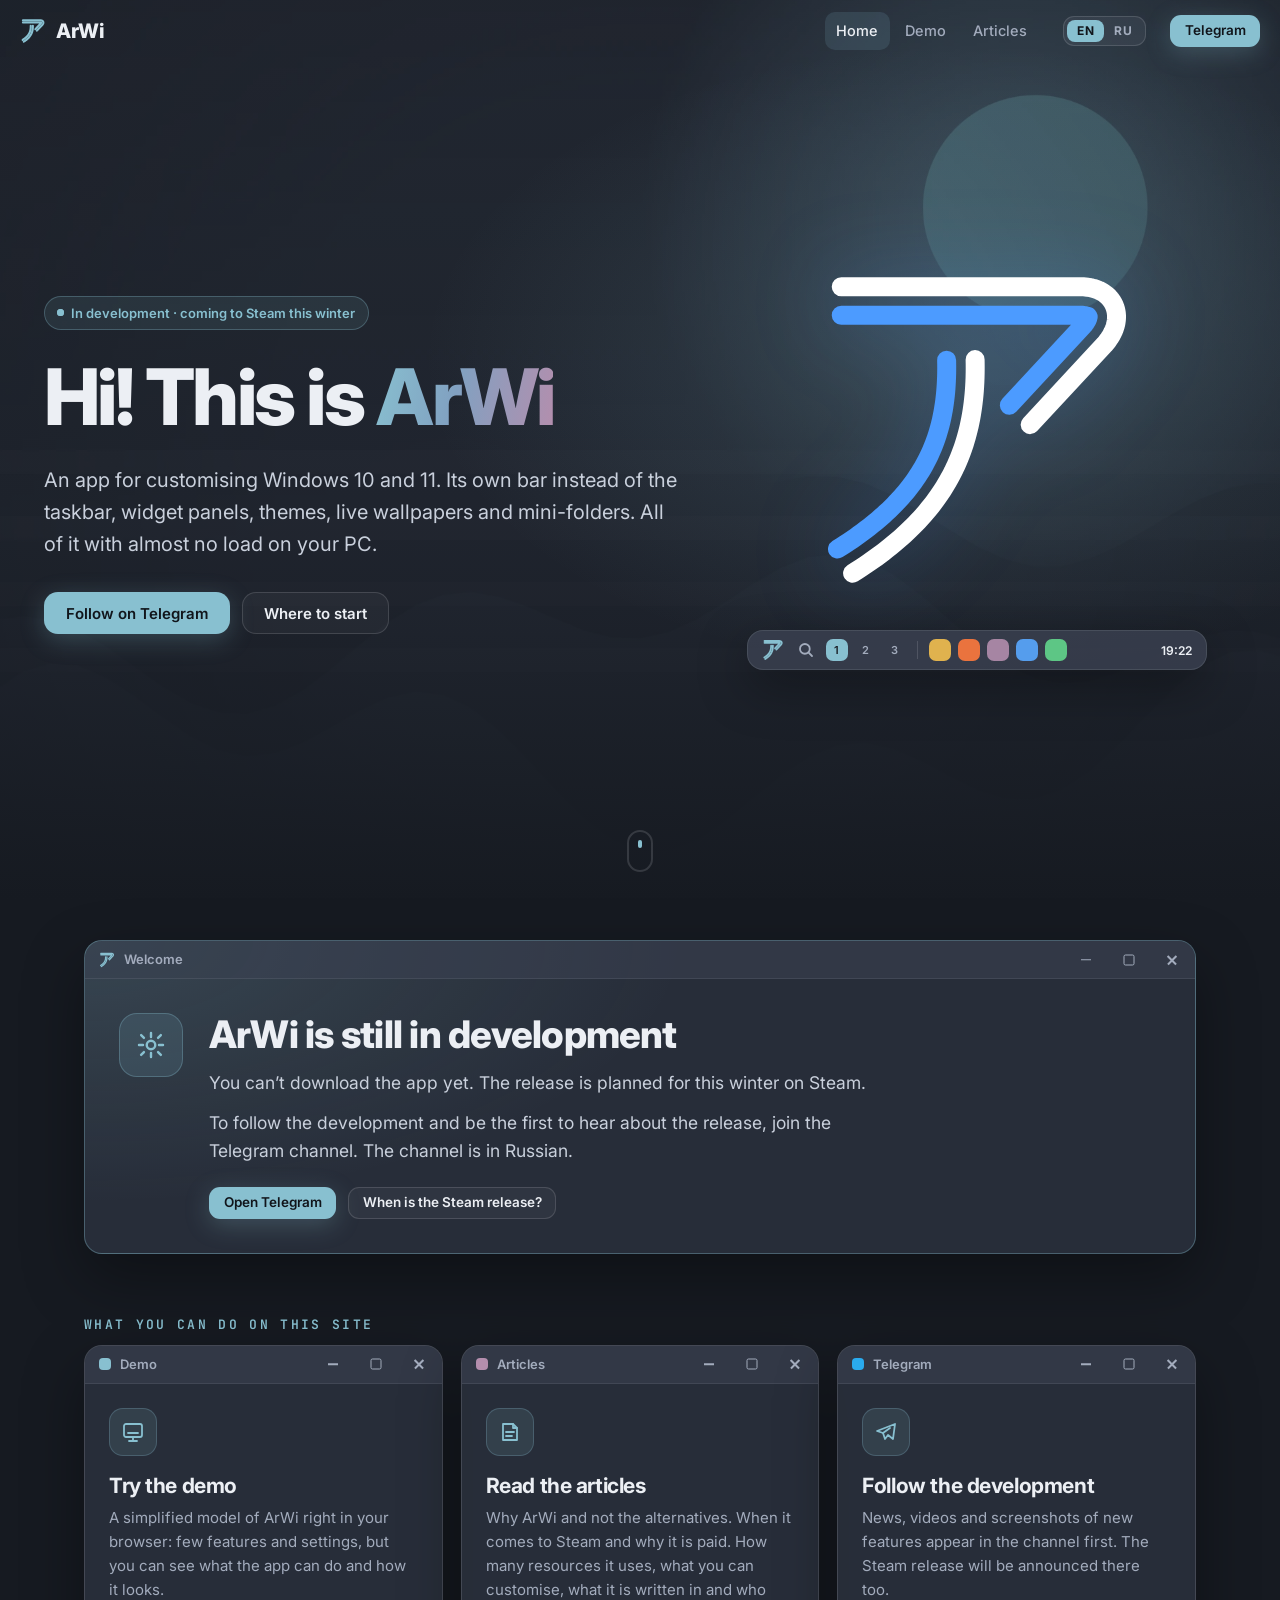
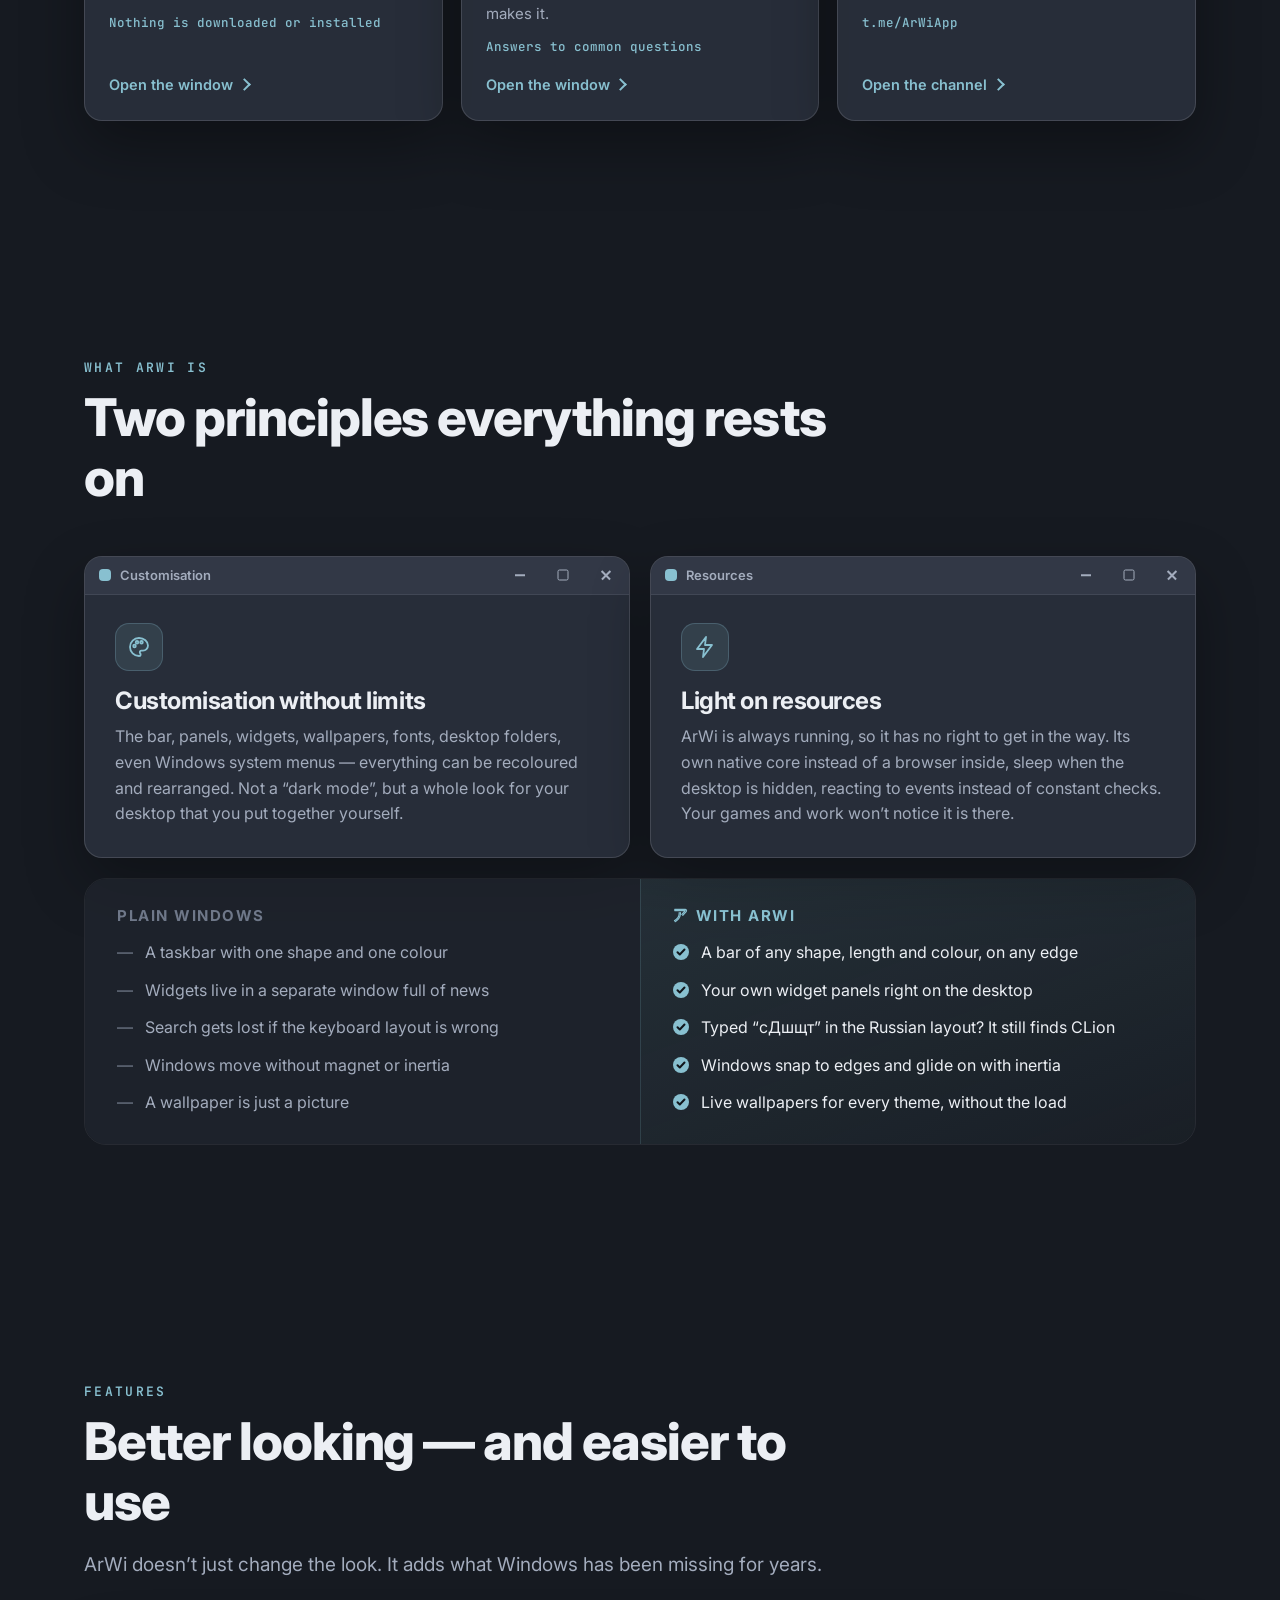
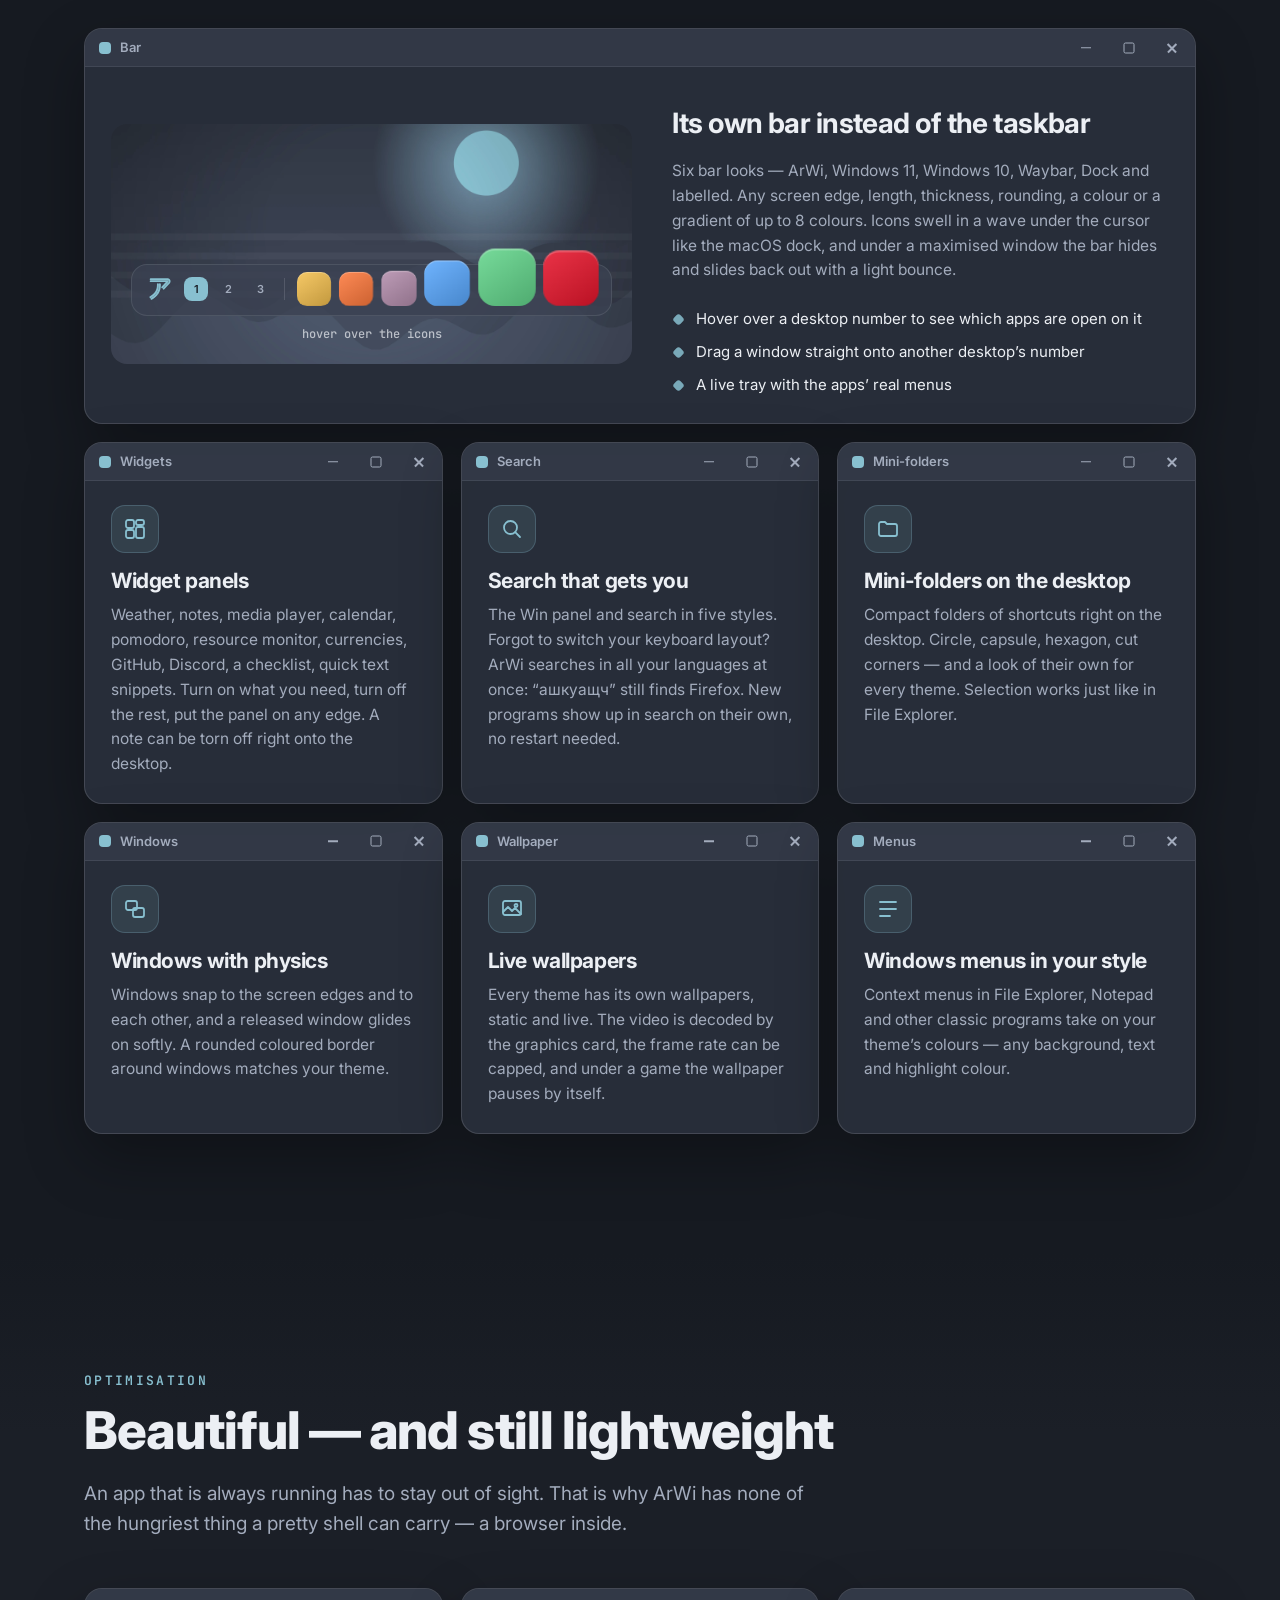
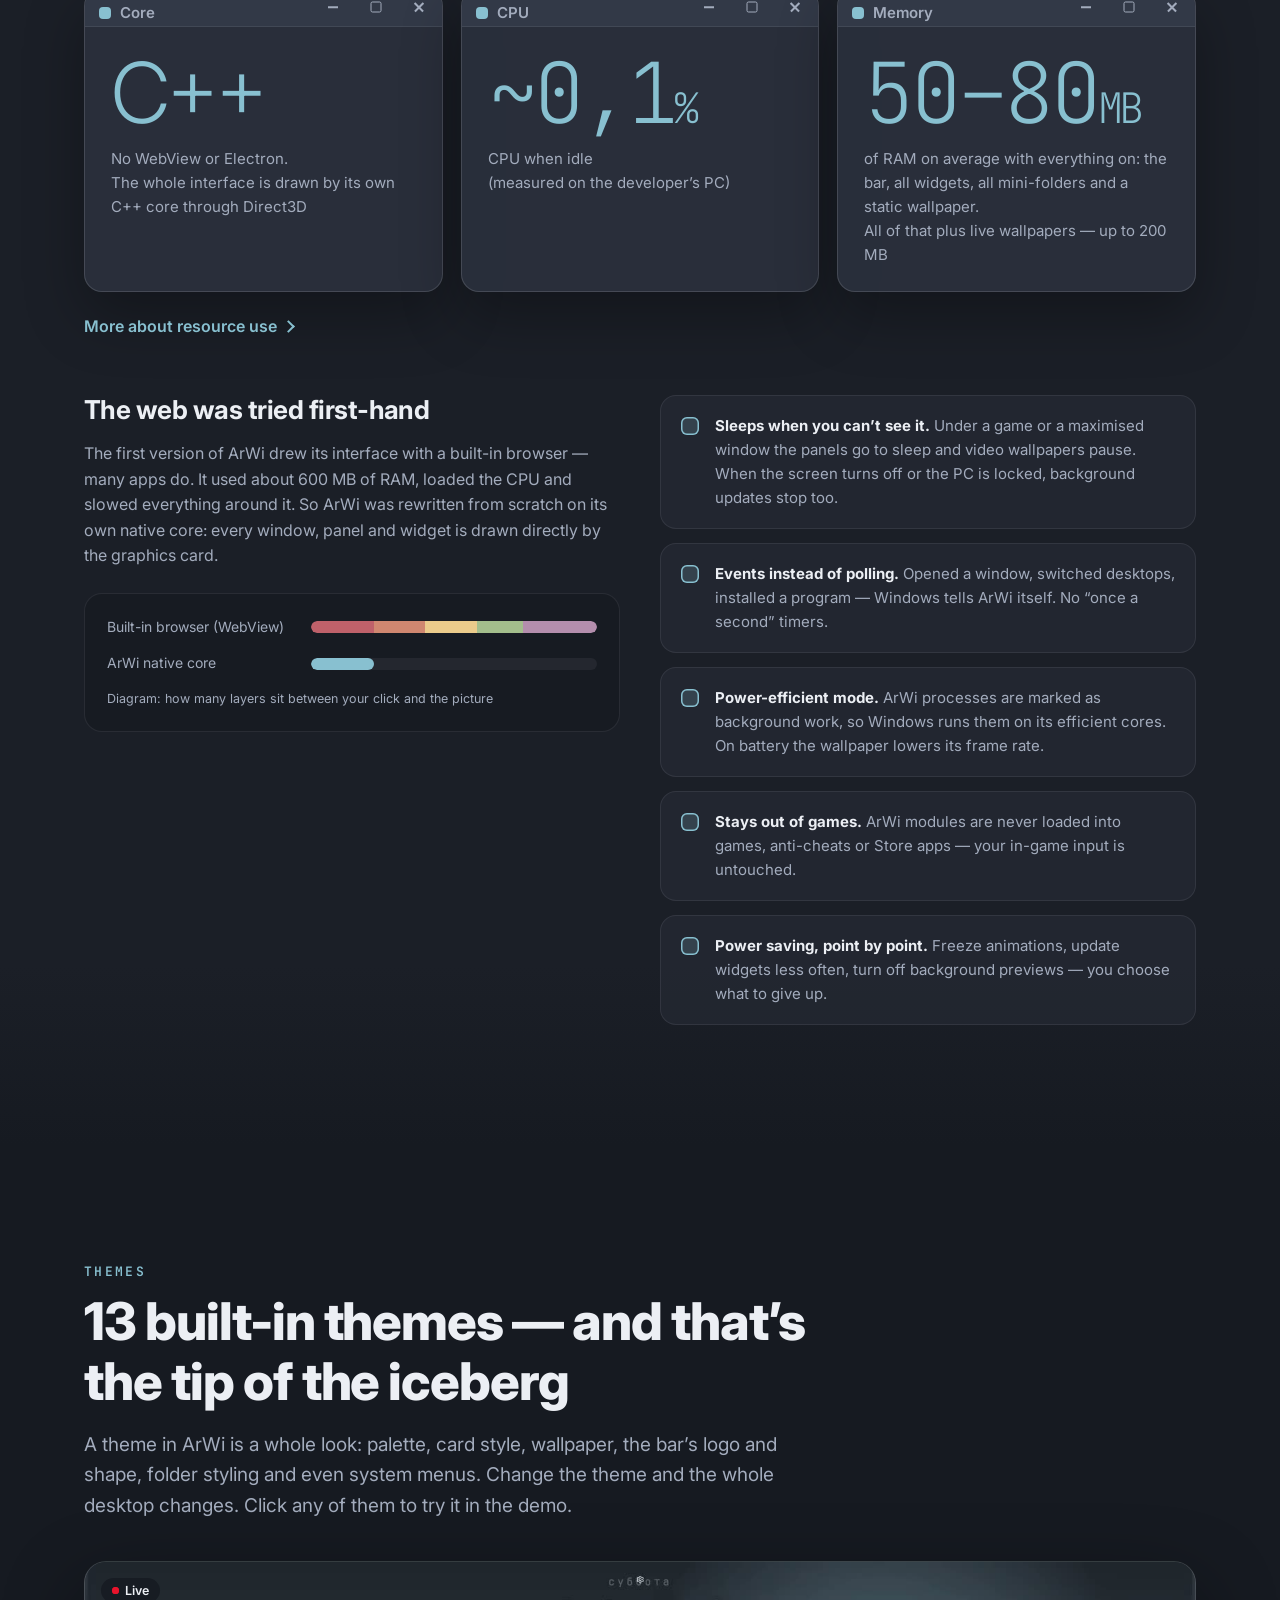
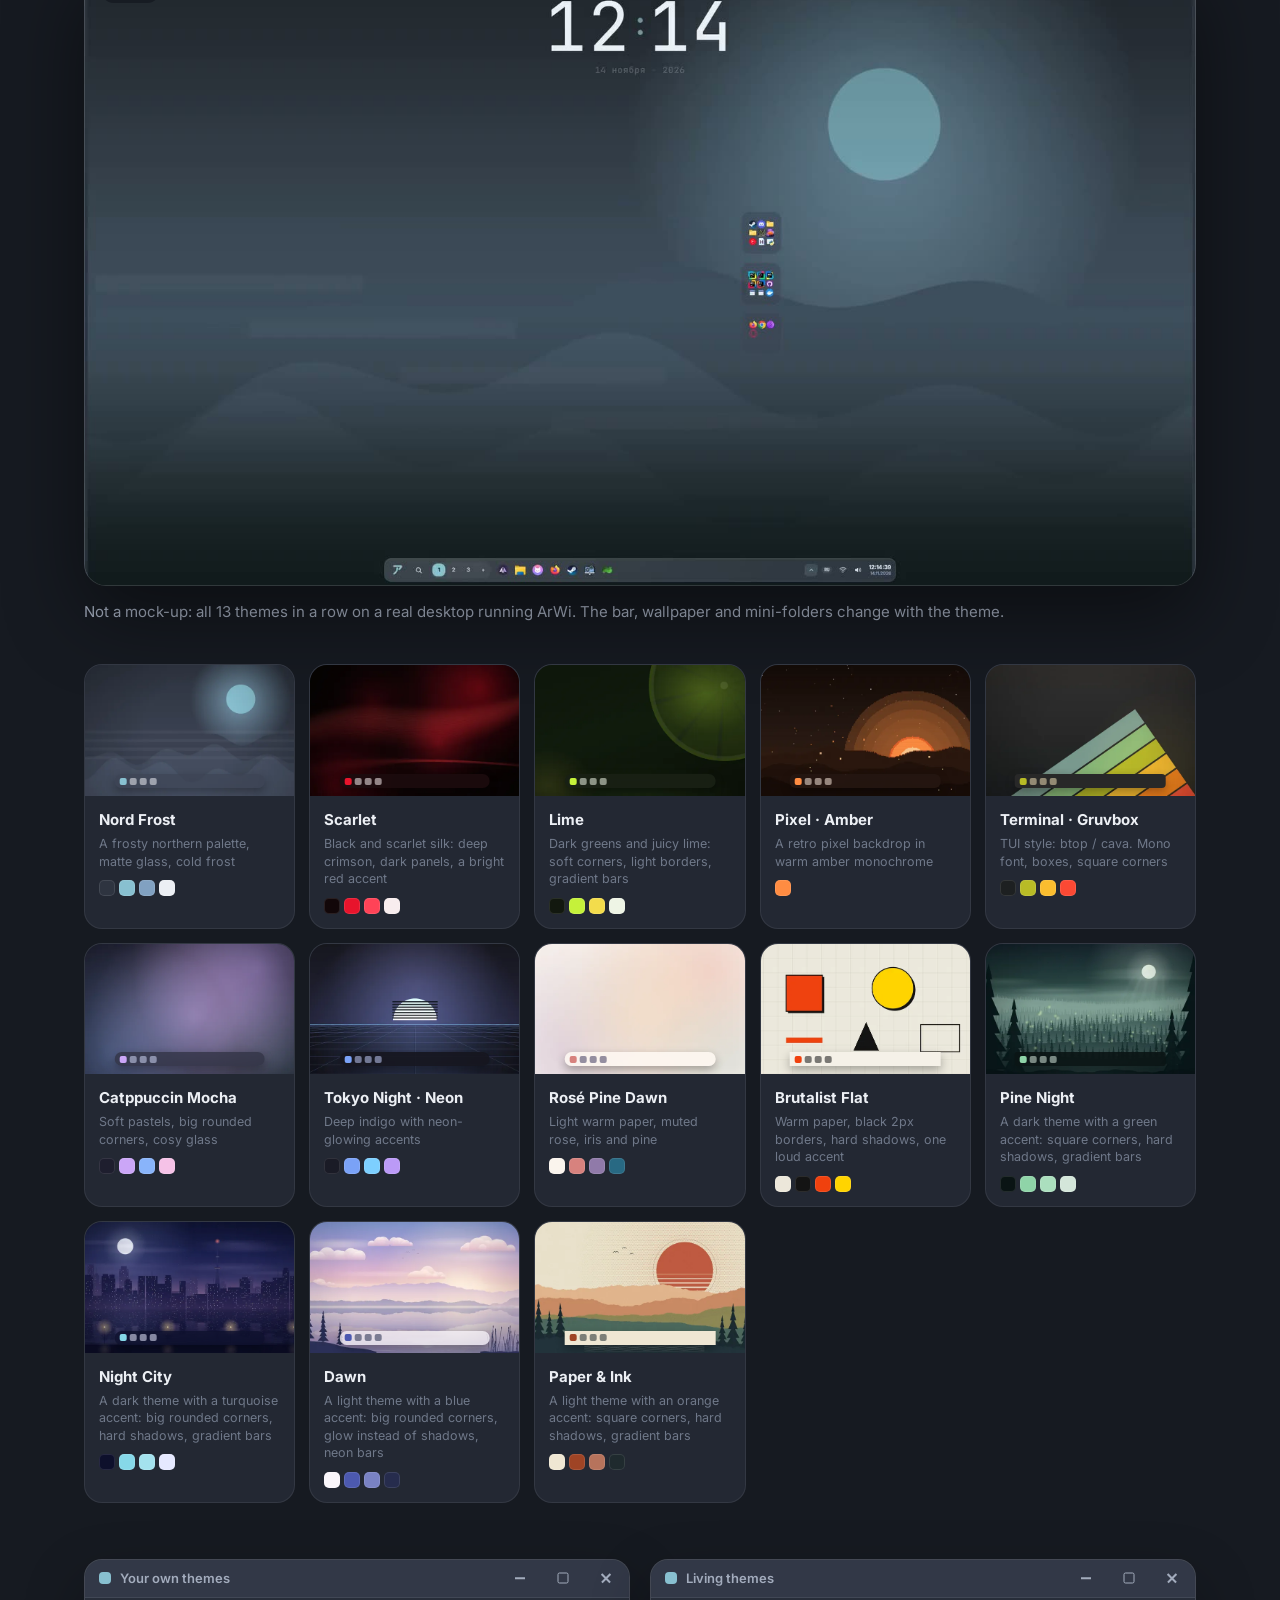
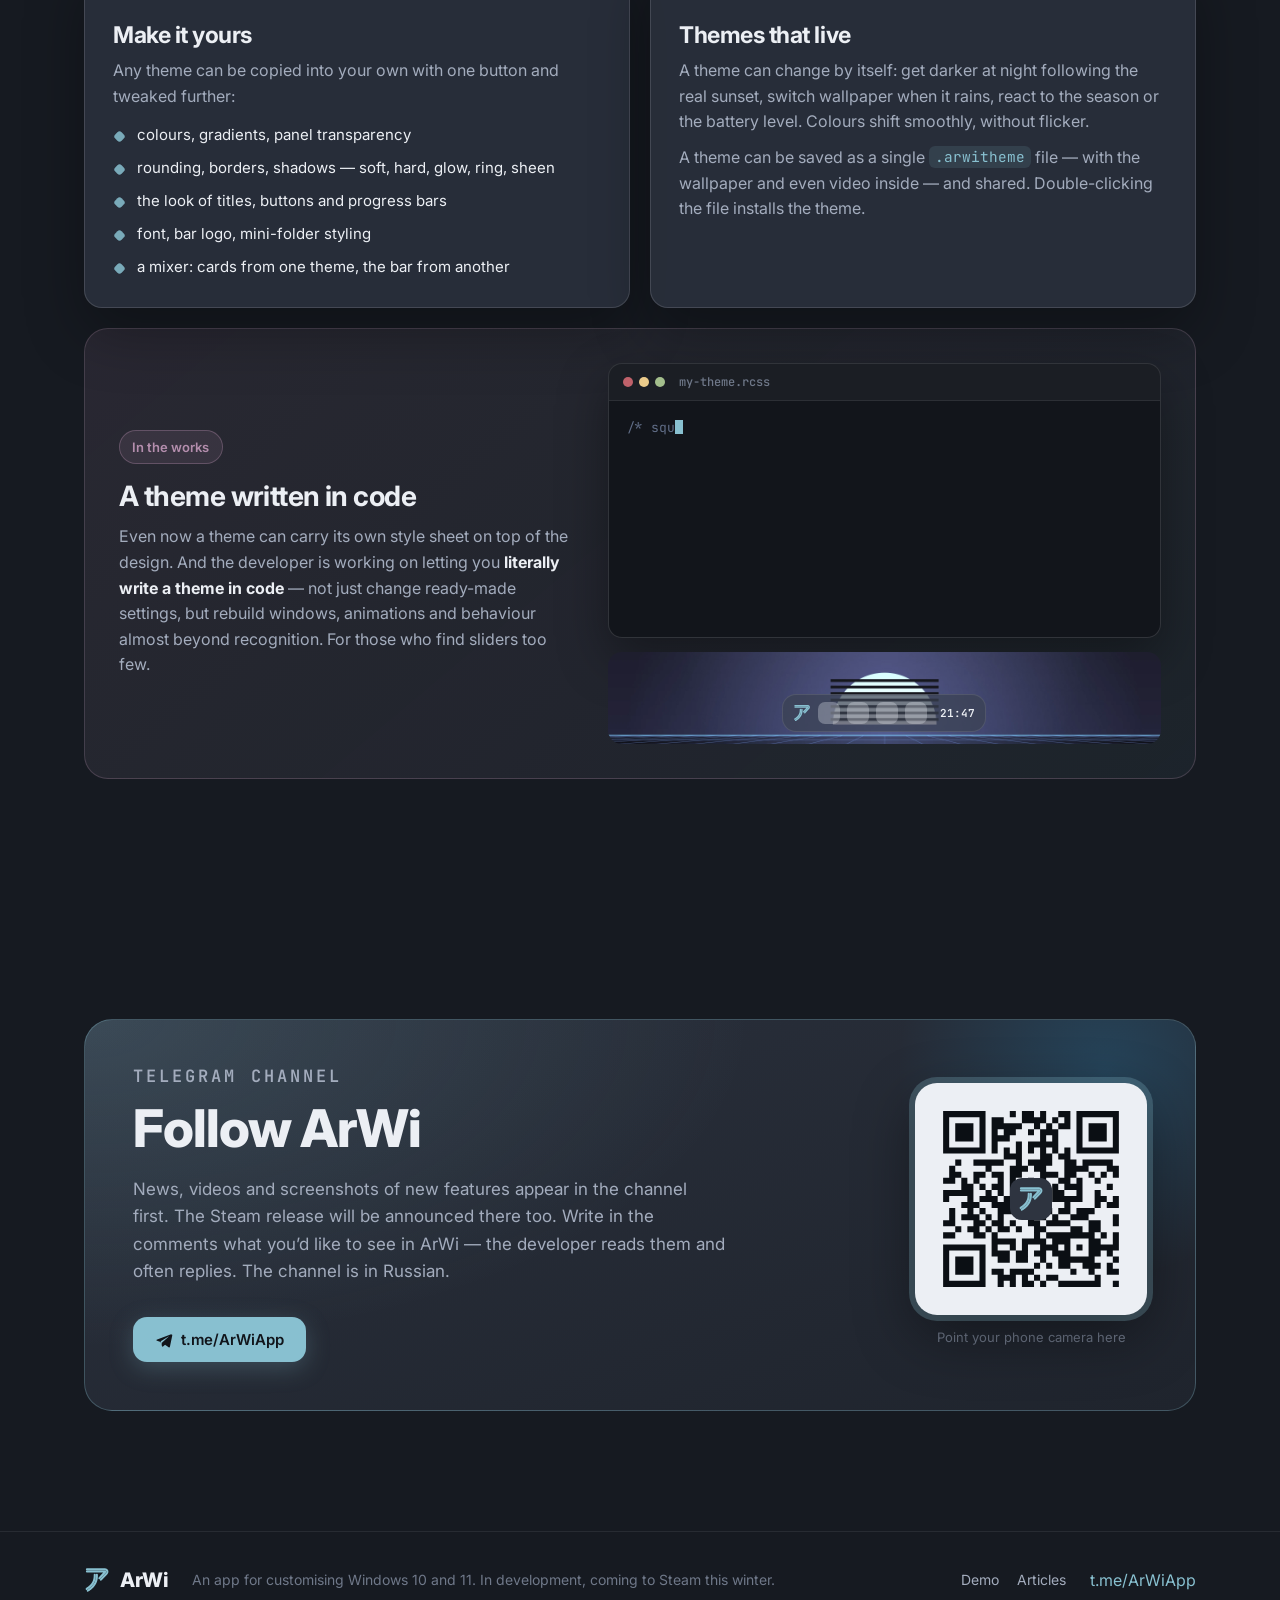
<file: index.html>
<!doctype html>
<html lang="ru">
<head>
<meta charset="utf-8">
<meta name="viewport" content="width=device-width, initial-scale=1, viewport-fit=cover">
<title>ArWi — рабочий стол Windows, собранный под вас</title>
<meta name="description" content="ArWi — приложение для кастомизации Windows: свой бар, панели виджетов, темы, обои и мини-папки. Нативное ядро без WebView — красиво и легко для системы.">
<meta property="og:title" content="ArWi — рабочий стол Windows, собранный под вас">
<meta property="og:description" content="Свой бар, виджеты, 13 тем, живые обои. Нативное ядро без WebView. Соберите свой стол прямо на сайте.">
<meta property="og:image" content="assets/og.jpg">
<meta name="theme-color" content="#1b1f27">
<!-- the page is dark by design: keep browsers and dark-mode extensions from inverting the light themes in the builder -->
<meta name="color-scheme" content="dark">
<meta name="darkreader-lock">
<link rel="icon" href="assets/favicon.svg" type="image/svg+xml">
<link rel="preconnect" href="https://fonts.googleapis.com">
<link rel="preconnect" href="https://fonts.gstatic.com" crossorigin>
<link href="https://fonts.googleapis.com/css2?family=Inter:wght@300;400;500;600;700;800&family=JetBrains+Mono:wght@200;400;500;700&family=Manrope:wght@400;600;800&family=Space+Grotesk:wght@400;600;700&display=swap" rel="stylesheet" media="print" onload="this.media='all'">
<noscript><link href="https://fonts.googleapis.com/css2?family=Inter:wght@300;400;500;600;700;800&family=JetBrains+Mono:wght@200;400;500;700&family=Manrope:wght@400;600;800&family=Space+Grotesk:wght@400;600;700&display=swap" rel="stylesheet"></noscript>
<script>try{if(localStorage.getItem("arwi-lang")!=="ru")document.documentElement.classList.add("i18n-wait")}catch(e){document.documentElement.classList.add("i18n-wait")}setTimeout(function(){document.documentElement.classList.remove("i18n-wait")},2500)</script>
<link rel="stylesheet" href="css/style.css?v=22">
</head>
<body>

<header class="nav" id="nav">
  <a class="brand" href="index.html" aria-label="ArWi — на главную"><span class="logo-mark"></span><span>ArWi</span></a>
  <nav class="nav-links">
    <a href="index.html" aria-current="page">Главная</a>
    <a href="demo.html">Демо</a>
    <a href="articles.html">Статьи</a>
  </nav>
  <div class="lang" role="group" aria-label="Language / Язык"><span class="lang-ink"></span><button type="button" data-lang="en">EN</button><button type="button" data-lang="ru">RU</button></div>
  <a class="btn btn-accent btn-sm" href="https://t.me/ArWiApp" target="_blank" rel="noopener">Telegram</a>
</header>

<main id="top">

<!-- ============ HERO ============ -->
<section class="hero">
  <div class="hero-bg" aria-hidden="true"><div class="hero-wall"></div><div class="hero-glow"></div></div>
  <div class="hero-inner">
    <div class="hero-text">
      <span class="pill reveal"><span class="dot"></span> В разработке · релиз зимой в Steam</span>
      <h1 class="reveal">Привет! Это <span class="grad">ArWi</span></h1>
      <p class="lead reveal">Приложение для кастомизации Windows 10 и 11. Свой бар вместо панели задач, панели виджетов, темы, живые обои и мини-папки. И всё это — почти без нагрузки на компьютер.</p>
      <div class="hero-cta reveal">
        <a class="btn btn-accent" href="https://t.me/ArWiApp" target="_blank" rel="noopener">Следить в Telegram</a>
        <a class="btn btn-ghost" href="#welcome">С чего начать</a>
      </div>
    </div>
    <div class="hero-art reveal" aria-hidden="true">
      <div class="splash"><img src="assets/splash.svg?v=2" alt=""></div>
      <div class="hero-bar">
        <span class="hb-logo logo-mark"></span><svg class="hb-ico" viewBox="0 0 24 24" aria-hidden="true"><circle cx="10.5" cy="10.5" r="6.5"/><path d="m20 20-4.8-4.8"/></svg>
        <span class="hb-chip on">1</span><span class="hb-chip">2</span><span class="hb-chip">3</span>
        <span class="hb-sep"></span>
        <span class="hb-app" style="--c:#f4c04f"></span><span class="hb-app" style="--c:#ff7a3d"></span><span class="hb-app" style="--c:#b48ead"></span><span class="hb-app" style="--c:#5aa9ff"></span><span class="hb-app" style="--c:#63d68c"></span>
        <span class="hb-fill"></span><span class="hb-clock" id="heroClock">12:00</span>
      </div>
    </div>
  </div>
  <a class="scroll-cue" href="#welcome" aria-label="Листать вниз"><span></span></a>
</section>

<!-- ============ WELCOME: status + the three "windows" the visitor can open ============ -->
<section class="section welcome" id="welcome">
  <div class="wrap">
    <div class="awin awin-status reveal">
      <div class="awin-head"><span class="logo-mark"></span><span class="awin-title">Добро пожаловать</span><i></i><i></i><i></i></div>
      <div class="awin-body status">
        <div class="status-ico" aria-hidden="true"><svg viewBox="0 0 24 24"><path d="M12 3v3M12 18v3M4.6 4.6l2.1 2.1M17.3 17.3l2.1 2.1M3 12h3M18 12h3M4.6 19.4l2.1-2.1M17.3 6.7l2.1-2.1"/><circle cx="12" cy="12" r="3.2"/></svg></div>
        <div class="status-text">
          <h2>ArWi ещё в разработке</h2>
          <p>Скачать приложение пока нельзя. Релиз планируется зимой в Steam.</p>
          <p>Чтобы следить за разработкой и первыми узнать о выходе, подпишитесь на Telegram-канал.</p>
          <div class="hero-cta">
            <a class="btn btn-accent btn-sm" href="https://t.me/ArWiApp" target="_blank" rel="noopener">Перейти в Telegram</a>
            <a class="btn btn-ghost btn-sm" href="articles.html#steam">Когда выход в Steam?</a>
          </div>
        </div>
      </div>
    </div>

    <p class="kicker reveal welcome-kicker">Что можно сделать на сайте</p>
    <div class="awin-grid">
      <a class="awin awin-card reveal" href="demo.html">
        <div class="awin-head"><span class="awin-dot" style="--c:#88c0d0"></span><span class="awin-title">Демо</span><i></i><i></i><i></i></div>
        <div class="awin-body">
          <div class="awin-ico"><svg viewBox="0 0 24 24"><rect x="3" y="4" width="18" height="13" rx="2"/><path d="M8 21h8M12 17v4"/><path d="M7 13h10"/></svg></div>
          <h3>Попробовать демо</h3>
          <p>Упрощённая модель ArWi прямо в браузере: мало функций и настроек, но видно, что умеет приложение и как оно выглядит.</p>
          <p class="awin-note">Ничего не скачивается и не устанавливается</p>
          <span class="awin-open">Открыть окно</span>
        </div>
      </a>
      <a class="awin awin-card reveal" href="articles.html">
        <div class="awin-head"><span class="awin-dot" style="--c:#b48ead"></span><span class="awin-title">Статьи</span><i></i><i></i><i></i></div>
        <div class="awin-body">
          <div class="awin-ico"><svg viewBox="0 0 24 24"><path d="M5 4h10l4 4v12H5Z"/><path d="M15 4v4h4M8 12h8M8 16h6"/></svg></div>
          <h3>Почитать статьи</h3>
          <p>Почему ArWi, а не аналоги. Когда выход в Steam и почему он платный. Сколько ресурсов он ест, что можно настроить, на чём он написан и кто его делает.</p>
          <p class="awin-note">Ответы на частые вопросы</p>
          <span class="awin-open">Открыть окно</span>
        </div>
      </a>
      <a class="awin awin-card reveal" href="https://t.me/ArWiApp" target="_blank" rel="noopener">
        <div class="awin-head"><span class="awin-dot" style="--c:#2aabee"></span><span class="awin-title">Telegram</span><i></i><i></i><i></i></div>
        <div class="awin-body">
          <div class="awin-ico"><svg viewBox="0 0 24 24"><path d="m21 4-18 7 6 2 2 6 3-4 5 4Z"/><path d="m9 13 7-5"/></svg></div>
          <h3>Следить за разработкой</h3>
          <p>Новости, ролики и скриншоты новых функций выходят сначала в канале. Там же будет объявлен выход в Steam.</p>
          <p class="awin-note">t.me/ArWiApp</p>
          <span class="awin-open">Открыть канал</span>
        </div>
      </a>
    </div>
  </div>
</section>

<!-- ============ ABOUT ============ -->
<section class="section" id="about">
  <div class="wrap">
    <p class="kicker reveal">Что такое ArWi</p>
    <h2 class="reveal">Два принципа, на которых всё держится</h2>
    <div class="pillars">
      <article class="awin pillar reveal"><div class="awin-head"><span class="awin-dot" style="--c:var(--accent)"></span><span class="awin-title">Кастомизация</span><i></i><i></i><i></i></div><div class="awin-body">
        <div class="pillar-ico"><svg viewBox="0 0 24 24"><path d="M12 3a9 9 0 1 0 0 18c1 0 1.6-.8 1.6-1.6 0-.5-.2-.8-.4-1.1-.3-.3-.4-.7-.4-1.1 0-.9.7-1.6 1.6-1.6H16a5 5 0 0 0 5-5C21 6.6 17 3 12 3Z"/><circle cx="7.5" cy="11" r="1.3"/><circle cx="10" cy="7.3" r="1.3"/><circle cx="14.5" cy="7.3" r="1.3"/></svg></div>
        <h3>Кастомизация без границ</h3>
        <p>Бар, панели, виджеты, обои, шрифты, папки на столе, даже системные меню Windows — всё перекрашивается и перестраивается. Не «тёмная тема», а целый образ рабочего стола, который вы собираете сами.</p>
      </div></article>
      <article class="awin pillar reveal"><div class="awin-head"><span class="awin-dot" style="--c:var(--accent)"></span><span class="awin-title">Ресурсы</span><i></i><i></i><i></i></div><div class="awin-body">
        <div class="pillar-ico"><svg viewBox="0 0 24 24"><path d="M13 2 4 14h7l-1 8 9-12h-7l1-8Z"/></svg></div>
        <h3>Бережёт ресурсы</h3>
        <p>ArWi работает всегда, поэтому не имеет права мешать. Своё нативное ядро вместо браузера внутри, сон, когда стол не виден, реакция на события вместо постоянных проверок. Игры и работа не замечают, что он запущен.</p>
      </div></article>
    </div>
    <div class="compare reveal">
      <div class="cmp-col">
        <h4>Обычная Windows</h4>
        <ul>
          <li>Панель задач одной формы и одного цвета</li>
          <li>Виджеты — в отдельном окне с новостями</li>
          <li>Поиск теряется, если раскладка не та</li>
          <li>Окна двигаются без магнита и инерции</li>
          <li>Обои — картинка, и только</li>
        </ul>
      </div>
      <div class="cmp-col cmp-arwi">
        <h4><span class="logo-mark"></span> С ArWi</h4>
        <ul>
          <li>Бар любой формы, длины, цвета и с любого края</li>
          <li>Свои панели виджетов прямо на рабочем столе</li>
          <li>Набрали «сДшщт» — найдёт CLion</li>
          <li>Окна прилипают к краям и доезжают по инерции</li>
          <li>Живые обои у каждой темы, без нагрузки</li>
        </ul>
      </div>
    </div>
  </div>
</section>

<!-- ============ FEATURES ============ -->
<section class="section" id="features">
  <div class="wrap">
    <p class="kicker reveal">Возможности</p>
    <h2 class="reveal">Красивее — и удобнее, чем было</h2>
    <p class="sub reveal">ArWi не просто меняет вид. Он добавляет то, чего в Windows не хватало годами.</p>

    <div class="feat-grid">
      <article class="awin feat feat-wide reveal"><div class="awin-head"><span class="awin-dot" style="--c:var(--accent)"></span><span class="awin-title">Бар</span><i></i><i></i><i></i></div><div class="awin-body">
        <div class="feat-demo demo-bar" aria-hidden="true">
          <div class="db-bar">
            <span class="db-logo logo-mark"></span><span class="db-chip on">1</span><span class="db-chip">2</span><span class="db-chip">3</span>
            <span class="db-sep"></span>
            <span class="db-app" style="--c:#f4c04f"></span><span class="db-app" style="--c:#ff7a3d"></span><span class="db-app" style="--c:#b48ead"></span><span class="db-app" style="--c:#5aa9ff"></span><span class="db-app" style="--c:#63d68c"></span><span class="db-app" style="--c:#e8142c"></span>
          </div>
          <p class="hint">наведите на значки</p>
        </div>
        <h3>Свой бар вместо панели задач</h3>
        <p>Шесть видов полосы — ArWi, Windows 11, Windows 10, Waybar, Dock и с подписями. Любой край экрана, длина, толщина, скругление, цвет или градиент до 8 цветов. Значки растут волной под курсором, как в доке macOS, а под развёрнутым окном бар прячется и выезжает с лёгкой инерцией.</p>
        <ul class="ticks">
          <li>Наведите на номер стола — увидите, какие приложения на нём открыты</li>
          <li>Перетащите окно прямо на номер другого стола</li>
          <li>Живой трей с настоящими меню приложений</li>
        </ul>
      </div></article>

      <article class="awin feat reveal"><div class="awin-head"><span class="awin-dot" style="--c:var(--accent)"></span><span class="awin-title">Виджеты</span><i></i><i></i><i></i></div><div class="awin-body">
        <div class="feat-ico"><svg viewBox="0 0 24 24"><rect x="3" y="3" width="8" height="8" rx="2"/><rect x="13" y="3" width="8" height="5" rx="2"/><rect x="13" y="10" width="8" height="11" rx="2"/><rect x="3" y="13" width="8" height="8" rx="2"/></svg></div>
        <h3>Панели виджетов</h3>
        <p>Погода, заметки, плеер, календарь, помодоро, монитор ресурсов, валюты, GitHub, Discord, чек-лист, быстрые вставки текста. Включайте нужные, выключайте лишние, ставьте панель к любому краю. Заметку можно оторвать прямо на стол.</p>
      </div></article>

      <article class="awin feat reveal"><div class="awin-head"><span class="awin-dot" style="--c:var(--accent)"></span><span class="awin-title">Поиск</span><i></i><i></i><i></i></div><div class="awin-body">
        <div class="feat-ico"><svg viewBox="0 0 24 24"><circle cx="10.5" cy="10.5" r="6.5"/><path d="m20 20-4.8-4.8"/></svg></div>
        <h3>Поиск, который понимает</h3>
        <p>Win-панель и поиск в пяти стилях. Забыли переключить раскладку? ArWi ищет сразу на всех языках: «ашкуащч» найдёт Firefox. Новые программы появляются в поиске сами, без перезапуска.</p>
      </div></article>

      <article class="awin feat reveal"><div class="awin-head"><span class="awin-dot" style="--c:var(--accent)"></span><span class="awin-title">Мини-папки</span><i></i><i></i><i></i></div><div class="awin-body">
        <div class="feat-ico"><svg viewBox="0 0 24 24"><path d="M3 7a2 2 0 0 1 2-2h4l2 2h8a2 2 0 0 1 2 2v8a2 2 0 0 1-2 2H5a2 2 0 0 1-2-2Z"/></svg></div>
        <h3>Мини-папки на столе</h3>
        <p>Компактные папки с ярлыками прямо на рабочем столе. Круг, капсула, шестиугольник, срезанные углы — и своё оформление под каждую тему. Выделение как в Проводнике.</p>
      </div></article>

      <article class="awin feat reveal"><div class="awin-head"><span class="awin-dot" style="--c:var(--accent)"></span><span class="awin-title">Окна</span><i></i><i></i><i></i></div><div class="awin-body">
        <div class="feat-ico"><svg viewBox="0 0 24 24"><rect x="3" y="4" width="11" height="9" rx="2"/><rect x="10" y="11" width="11" height="9" rx="2"/></svg></div>
        <h3>Окна с физикой</h3>
        <p>Окна прилипают к краям и друг к другу, отпущенное окно мягко доезжает по инерции. Цветная скруглённая рамка вокруг окон — под цвет темы.</p>
      </div></article>

      <article class="awin feat reveal"><div class="awin-head"><span class="awin-dot" style="--c:var(--accent)"></span><span class="awin-title">Обои</span><i></i><i></i><i></i></div><div class="awin-body">
        <div class="feat-ico"><svg viewBox="0 0 24 24"><rect x="3" y="4" width="18" height="14" rx="2"/><path d="m3 15 5-5 4 4 3-3 6 6"/><circle cx="16" cy="8.5" r="1.5"/></svg></div>
        <h3>Живые обои</h3>
        <p>У каждой темы — свои обои, статичные и живые. Видео декодирует видеокарта, частоту кадров можно ограничить, а под игрой обои сами встают на паузу.</p>
      </div></article>

      <article class="awin feat reveal"><div class="awin-head"><span class="awin-dot" style="--c:var(--accent)"></span><span class="awin-title">Меню</span><i></i><i></i><i></i></div><div class="awin-body">
        <div class="feat-ico"><svg viewBox="0 0 24 24"><path d="M4 5h16M4 12h16M4 19h10"/></svg></div>
        <h3>Меню Windows в вашем стиле</h3>
        <p>Контекстные меню Проводника, Блокнота и других классических программ перекрашиваются в цвета темы — любой цвет фона, текста и подсветки.</p>
      </div></article>
    </div>
  </div>
</section>

<!-- ============ LIGHTNESS ============ -->
<section class="section section-alt" id="light">
  <div class="wrap">
    <p class="kicker reveal">Оптимизация</p>
    <h2 class="reveal">Красиво — и при этом легко</h2>
    <p class="sub reveal">Приложение, которое работает постоянно, обязано быть незаметным. Поэтому в ArWi нет самой прожорливой вещи, какая только бывает у красивых оболочек, — браузера внутри.</p>

    <div class="stats">
      <div class="awin stat reveal"><div class="awin-head"><span class="awin-dot" style="--c:var(--accent)"></span><span class="awin-title">Ядро</span><i></i><i></i><i></i></div><div class="awin-body"><b class="stat-word">C<span class="pp">++</span></b><span>Без WebView и Electron.<br>Весь интерфейс рисует собственное ядро на C++ через Direct3D</span></div></div>
      <div class="awin stat reveal"><div class="awin-head"><span class="awin-dot" style="--c:var(--accent)"></span><span class="awin-title">Процессор</span><i></i><i></i><i></i></div><div class="awin-body"><b>~0,1<small>%</small></b><span>процессора в простое<br>(замер на ПК разработчика)</span></div></div>
      <div class="awin stat reveal"><div class="awin-head"><span class="awin-dot" style="--c:var(--accent)"></span><span class="awin-title">Память</span><i></i><i></i><i></i></div><div class="awin-body"><b>50–80<small>МБ</small></b><span>оперативной памяти в среднем, когда включено всё: бар, все виджеты, все мини-папки и статичные обои.<br>Всё это вместе с живыми обоями — до 200 МБ</span></div></div>
    </div>
    <p class="more-link reveal"><a href="articles.html#resources">Подробнее о потреблении ресурсов</a></p>

    <div class="light-grid">
      <div class="light-story reveal">
        <h3>Веб проверен на собственном опыте</h3>
        <p>Первая версия ArWi рисовала интерфейс встроенным браузером — так делают многие. Она потребляла около 600 МБ оперативной памяти, грузила процессор и тормозила всё вокруг. Поэтому ArWi переписан целиком на собственном нативном ядре: каждое окно, панель и виджет рисуются напрямую видеокартой.</p>
        <div class="engine">
          <div class="eng-row"><span>Встроенный браузер (WebView)</span><div class="eng-bar web"><i></i></div></div>
          <div class="eng-row"><span>Нативное ядро ArWi</span><div class="eng-bar native"><i></i></div></div>
          <p class="eng-note">Схема: сколько слоёв стоит между вашим кликом и картинкой</p>
        </div>
      </div>
      <ul class="light-list">
        <li class="reveal"><b>Спит, когда его не видно.</b> Под игрой или развёрнутым окном панели засыпают, видео-обои встают на паузу. Погас экран или заблокирован компьютер — останавливаются и фоновые обновления.</li>
        <li class="reveal"><b>События вместо опросов.</b> Открыли окно, переключили стол, поставили программу — Windows сама сообщает об этом ArWi. Никаких таймеров «раз в секунду».</li>
        <li class="reveal"><b>Энергоэффективный режим.</b> Процессы ArWi помечены для Windows как фоновые и работают на экономичных ядрах. На батарее обои снижают частоту кадров.</li>
        <li class="reveal"><b>Не лезет в игры.</b> В игры, античиты и программы из Store модули ArWi не загружаются вовсе — ввод в игре не страдает.</li>
        <li class="reveal"><b>Энергосбережение по пунктам.</b> Заморозить анимации, реже обновлять виджеты, отключить фоновые превью — выбираете сами, чем пожертвовать.</li>
      </ul>
    </div>
  </div>
</section>

<!-- ============ THEMES ============ -->
<section class="section" id="themes">
  <div class="wrap">
    <p class="kicker reveal">Темы</p>
    <h2 class="reveal">13 встроенных тем — и это верхушка айсберга</h2>
    <p class="sub reveal">Тема в ArWi — это целый образ: палитра, стиль карточек, обои, логотип и форма бара, оформление папок и даже системных меню. Сменили тему — сменился весь стол. Нажмите на любую, чтобы примерить её в демо.</p>
    <figure class="real reveal">
      <div class="real-frame"><video id="realVideo" src="assets/real-themes.mp4?v=2" poster="assets/real-themes.jpg?v=2" muted loop playsinline preload="none"></video><span class="real-badge"><span class="dot"></span> Вживую</span></div>
      <figcaption>Это не макет: все 13 тем подряд на настоящем рабочем столе с ArWi. Бар, обои и мини-папки меняются вместе с темой.</figcaption>
    </figure>
    <div class="theme-gallery" id="themeGallery"></div>

    <div class="iceberg">
      <div class="awin ice-col reveal"><div class="awin-head"><span class="awin-dot" style="--c:var(--accent)"></span><span class="awin-title">Свои темы</span><i></i><i></i><i></i></div><div class="awin-body">
        <h3>Настройте под себя</h3>
        <p>Любую тему можно скопировать в свою одной кнопкой и крутить дальше:</p>
        <ul class="ticks">
          <li>цвета, градиенты, прозрачность панелей</li>
          <li>скругления, рамки, тени — мягкая, жёсткая, свечение, кольцо, блик</li>
          <li>вид заголовков, кнопок и полос прогресса</li>
          <li>шрифт, логотип бара, оформление мини-папок</li>
          <li>миксер: карточки из одной темы, бар из другой</li>
        </ul></div>
      </div>
      <div class="awin ice-col reveal"><div class="awin-head"><span class="awin-dot" style="--c:var(--accent)"></span><span class="awin-title">Живые темы</span><i></i><i></i><i></i></div><div class="awin-body">
        <h3>Темы, которые живут</h3>
        <p>Тема может сама меняться по обстоятельствам: темнеть к ночи по реальному закату, менять обои в дождь, реагировать на сезон или заряд батареи. Краски переезжают плавно, без мигания.</p>
        <p>Тему можно сохранить в один файл <code>.arwitheme</code> — с обоями и даже видео внутри — и поделиться ею. Двойной щелчок по файлу ставит тему.</p></div>
      </div>
    </div>

    <div class="code-theme reveal">
      <div class="ct-text">
        <span class="pill pill-soft">В работе</span>
        <h3>Тема, написанная кодом</h3>
        <p>Уже сейчас тема может нести свой стилевой лист поверх оформления. А разработчик работает над тем, чтобы тему можно было <b>буквально написать кодом</b> — не только менять готовые настройки, а перестроить окна, анимации и поведение почти до неузнаваемости. Для тех, кому мало ползунков.</p>
      </div>
      <div class="ct-demo">
        <div class="editor">
          <div class="ed-head"><i></i><i></i><i></i><span>моя-тема.rcss</span></div>
          <pre class="ed-code" id="edCode"></pre>
        </div>
        <div class="ct-preview" id="ctPreview">
          <div class="ctp-bar"><span class="ctp-logo logo-mark"></span><span class="ctp-app"></span><span class="ctp-app"></span><span class="ctp-app"></span><span class="ctp-app"></span><span class="ctp-clock">21:47</span></div>
        </div>
      </div>
    </div>
  </div>
</section>

<!-- ============ TELEGRAM ============ -->
<section class="section" id="tg">
  <div class="wrap">
    <div class="tg-card reveal">
      <div class="tg-text">
        <p class="kicker">Telegram-канал</p>
        <h2>Следите за ArWi</h2>
        <p>Новости, ролики и скриншоты новых функций выходят сначала в канале. Там же будет объявлен выход в Steam. Пишите в комментариях, что хотите увидеть в ArWi, — разработчик их читает и часто отвечает.</p>
        <div class="hero-cta">
          <a class="btn btn-accent" href="https://t.me/ArWiApp" target="_blank" rel="noopener">
            <svg class="tg-ico" viewBox="0 0 24 24"><path d="M21.5 4.2 2.9 11.4c-1.3.5-1.3 1.2-.2 1.6l4.8 1.5 1.8 5.6c.2.6.4.8.9.8.4 0 .6-.2.9-.5l2.3-2.2 4.8 3.5c.9.5 1.5.2 1.7-.8l3.1-14.8c.3-1.3-.5-1.9-1.5-1.4Zm-3.4 3.4-8.6 7.8-.3 3.4-1.6-5 9.9-6.3c.5-.3.9 0 .6.1Z"/></svg>
            t.me/ArWiApp
          </a>
        </div>
      </div>
      <div class="qr-box">
        <div class="qr-frame"><img src="assets/qr.svg" alt="QR-код канала t.me/ArWiApp" width="200" height="200"><span class="qr-logo logo-mark"></span></div>
        <span>Наведите камеру телефона</span>
      </div>
    </div>
  </div>
</section>

</main>

<footer class="footer">
  <div class="wrap foot">
    <a class="brand" href="index.html"><span class="logo-mark"></span><span>ArWi</span></a>
    <p>Приложение для кастомизации Windows 10 и 11. В разработке, релиз зимой в Steam.</p>
    <nav class="foot-links"><a href="demo.html">Демо</a><a href="articles.html">Статьи</a></nav>
    <a href="https://t.me/ArWiApp" target="_blank" rel="noopener">t.me/ArWiApp</a>
  </div>
</footer>

<script src="js/themes.js?v=22"></script>
<script src="js/i18n.js?v=22"></script>
<script src="js/site.js?v=22"></script>
</body>
</html>
</file>
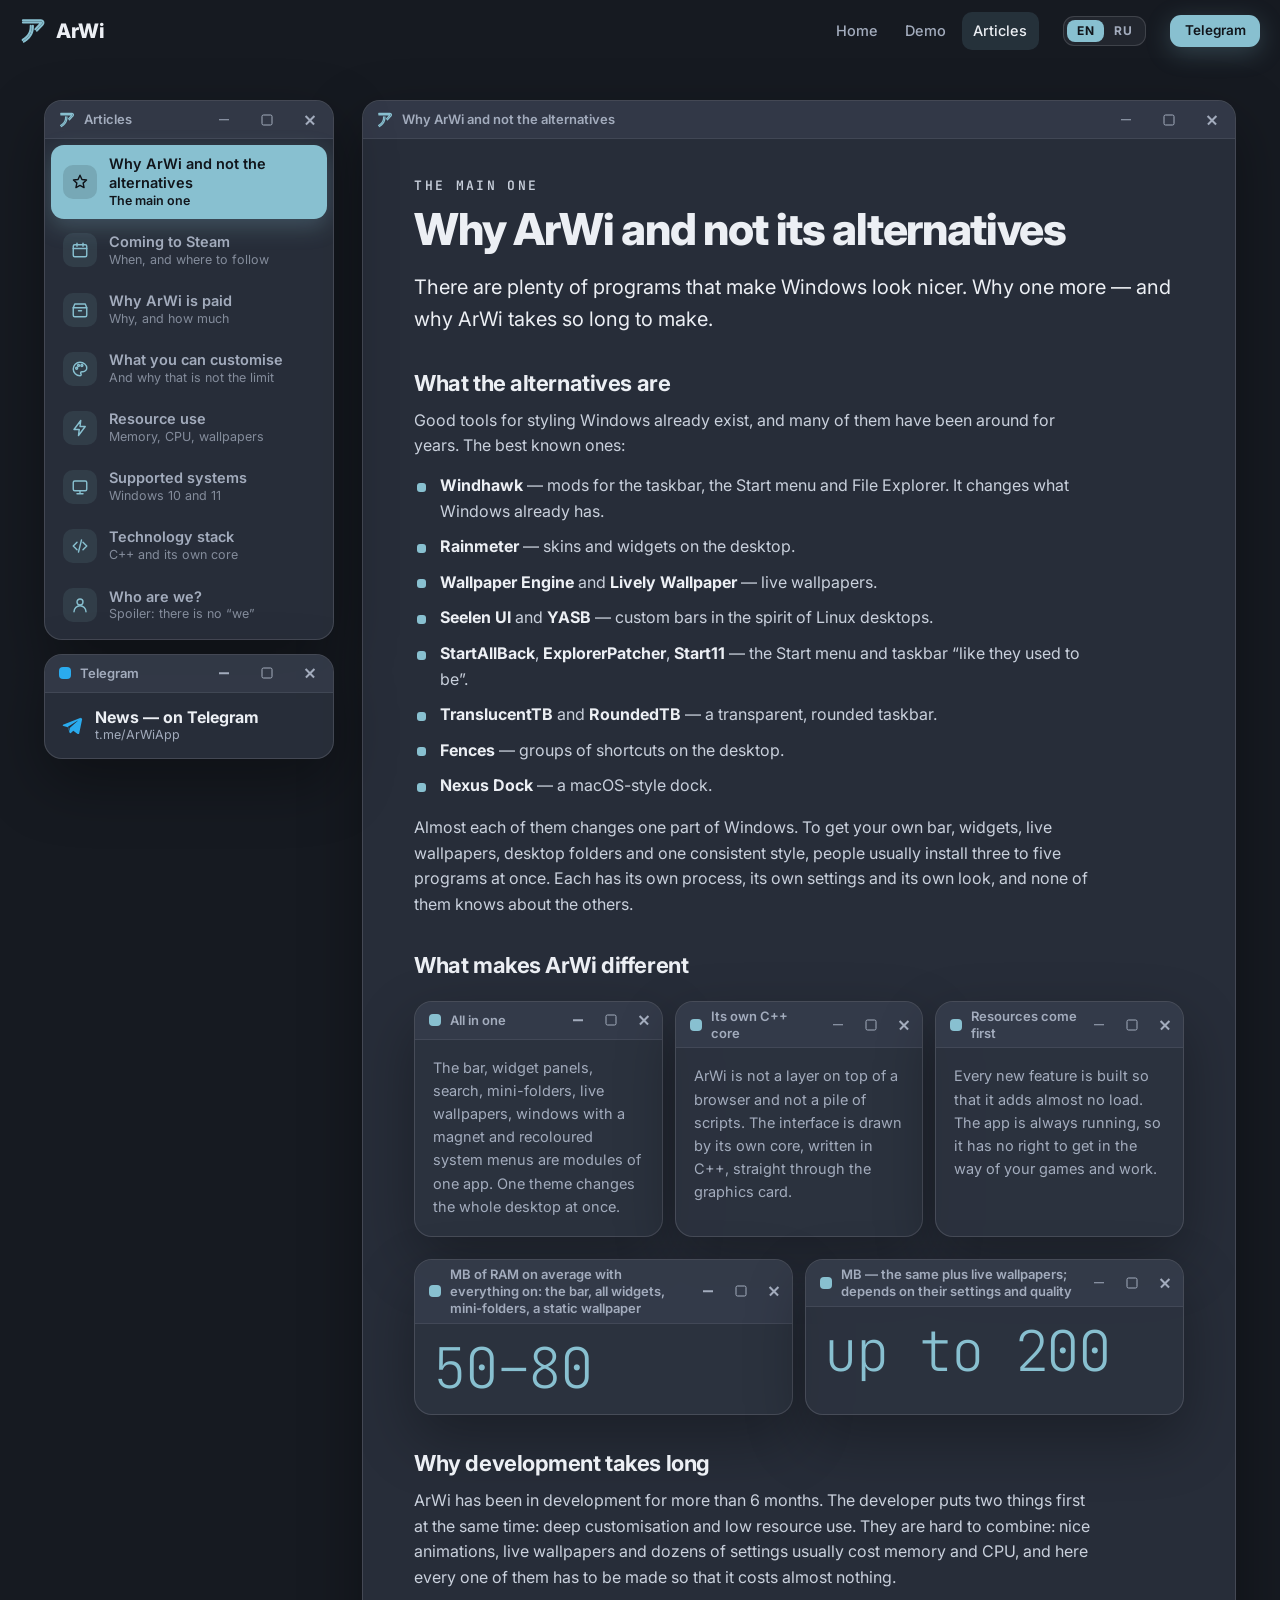
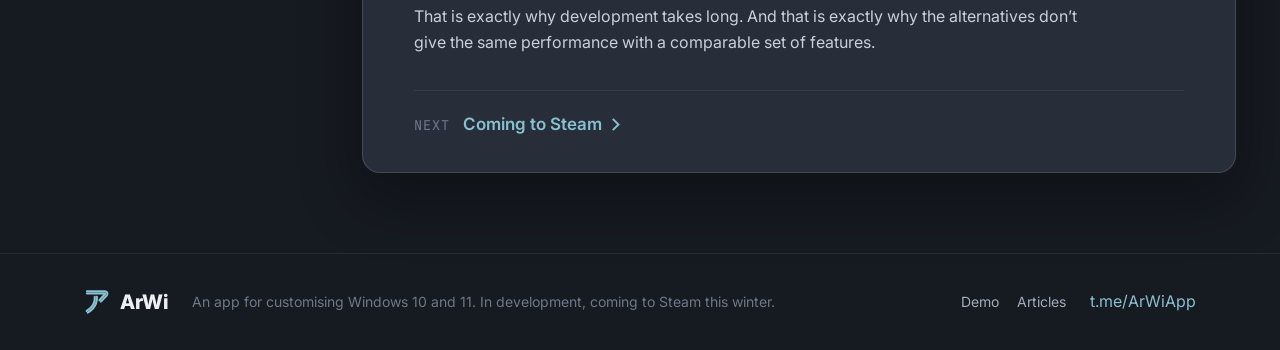
<file: articles.html>
<!doctype html>
<html lang="ru">
<head>
<meta charset="utf-8">
<meta name="viewport" content="width=device-width, initial-scale=1, viewport-fit=cover">
<title>ArWi — статьи и ответы на вопросы</title>
<meta name="description" content="Почему ArWi, а не аналоги. Когда выход в Steam, сколько ресурсов ест ArWi, что в нём можно настроить, какие системы поддерживаются и на чём он написан.">
<meta property="og:title" content="ArWi — статьи и ответы на вопросы">
<meta property="og:description" content="Почему ArWi, а не аналоги, выход в Steam, ресурсы, кастомизация, стек технологий.">
<meta property="og:image" content="assets/og.jpg">
<meta name="theme-color" content="#1b1f27">
<meta name="color-scheme" content="dark">
<meta name="darkreader-lock">
<link rel="icon" href="assets/favicon.svg" type="image/svg+xml">
<link rel="preconnect" href="https://fonts.googleapis.com">
<link rel="preconnect" href="https://fonts.gstatic.com" crossorigin>
<link href="https://fonts.googleapis.com/css2?family=Inter:wght@300;400;500;600;700;800&family=JetBrains+Mono:wght@200;400;500;700&display=swap" rel="stylesheet" media="print" onload="this.media='all'">
<noscript><link href="https://fonts.googleapis.com/css2?family=Inter:wght@300;400;500;600;700;800&family=JetBrains+Mono:wght@200;400;500;700&display=swap" rel="stylesheet"></noscript>
<script>try{if(localStorage.getItem("arwi-lang")!=="ru")document.documentElement.classList.add("i18n-wait")}catch(e){document.documentElement.classList.add("i18n-wait")}setTimeout(function(){document.documentElement.classList.remove("i18n-wait")},2500)</script>
<link rel="stylesheet" href="css/style.css?v=22">
</head>
<body>

<header class="nav" id="nav">
  <a class="brand" href="index.html" aria-label="ArWi — на главную"><span class="logo-mark"></span><span>ArWi</span></a>
  <nav class="nav-links">
    <a href="index.html">Главная</a>
    <a href="demo.html">Демо</a>
    <a href="articles.html" aria-current="page">Статьи</a>
  </nav>
  <div class="lang" role="group" aria-label="Language / Язык"><span class="lang-ink"></span><button type="button" data-lang="en">EN</button><button type="button" data-lang="ru">RU</button></div>
  <a class="btn btn-accent btn-sm" href="https://t.me/ArWiApp" target="_blank" rel="noopener">Telegram</a>
</header>

<main id="top" class="art-page">
<div class="wrap wrap-wide art-layout">

  <!-- ============ topics on the left ============ -->
  <aside class="art-side">
    <div class="awin toc-win">
    <div class="awin-head"><span class="logo-mark"></span><span class="awin-title">Статьи</span><i></i><i></i><i></i></div>
    <nav class="art-toc" id="artToc" aria-label="Темы статей">
      <span class="toc-ink" id="tocInk"></span>
      <a href="#why" data-art="why">
        <span class="toc-ico"><svg viewBox="0 0 24 24"><path d="m12 3 2.6 5.6 6.1.7-4.5 4.2 1.2 6L12 16.6 6.6 19.5l1.2-6-4.5-4.2 6.1-.7Z"/></svg></span>
        <span class="toc-txt"><b>Почему ArWi, а не аналоги</b><small>Главное</small></span>
      </a>
      <a href="#steam" data-art="steam">
        <span class="toc-ico"><svg viewBox="0 0 24 24"><rect x="3" y="5" width="18" height="16" rx="2"/><path d="M3 10h18M8 3v4M16 3v4"/></svg></span>
        <span class="toc-txt"><b>Выход в Steam</b><small>Когда и где следить</small></span>
      </a>
      <a href="#paid" data-art="paid">
        <span class="toc-ico"><svg viewBox="0 0 24 24"><path d="M3 9h18v10a2 2 0 0 1-2 2H5a2 2 0 0 1-2-2Z"/><path d="M3 9l2-5h14l2 5M10 13h4"/></svg></span>
        <span class="toc-txt"><b>Почему ArWi платный</b><small>Зачем и сколько</small></span>
      </a>
      <a href="#custom" data-art="custom">
        <span class="toc-ico"><svg viewBox="0 0 24 24"><path d="M12 3a9 9 0 1 0 0 18c1 0 1.6-.8 1.6-1.6 0-.5-.2-.8-.4-1.1-.3-.3-.4-.7-.4-1.1 0-.9.7-1.6 1.6-1.6H16a5 5 0 0 0 5-5C21 6.6 17 3 12 3Z"/><circle cx="7.5" cy="11" r="1.3"/><circle cx="10" cy="7.3" r="1.3"/><circle cx="14.5" cy="7.3" r="1.3"/></svg></span>
        <span class="toc-txt"><b>Что можно настроить</b><small>И почему это не предел</small></span>
      </a>
      <a href="#resources" data-art="resources">
        <span class="toc-ico"><svg viewBox="0 0 24 24"><path d="M13 2 4 14h7l-1 8 9-12h-7l1-8Z"/></svg></span>
        <span class="toc-txt"><b>Потребление ресурсов</b><small>Память, процессор, обои</small></span>
      </a>
      <a href="#platforms" data-art="platforms">
        <span class="toc-ico"><svg viewBox="0 0 24 24"><rect x="3" y="4" width="18" height="13" rx="2"/><path d="M8 21h8M12 17v4"/></svg></span>
        <span class="toc-txt"><b>Поддерживаемые системы</b><small>Windows 10 и 11</small></span>
      </a>
      <a href="#stack" data-art="stack">
        <span class="toc-ico"><svg viewBox="0 0 24 24"><path d="m8 7-5 5 5 5M16 7l5 5-5 5M14 4l-4 16"/></svg></span>
        <span class="toc-txt"><b>Стек технологий</b><small>C++ и своё ядро</small></span>
      </a>
      <a href="#who" data-art="who">
        <span class="toc-ico"><svg viewBox="0 0 24 24"><circle cx="12" cy="8" r="4"/><path d="M4 21a8 8 0 0 1 16 0"/></svg></span>
        <span class="toc-txt"><b>Кто мы?</b><small>Спойлер: «мы» нет</small></span>
      </a>
    </nav>
    </div>
    <a class="awin awin-card side-tg" href="https://t.me/ArWiApp" target="_blank" rel="noopener">
      <div class="awin-head"><span class="awin-dot" style="--c:#2aabee"></span><span class="awin-title">Telegram</span><i></i><i></i><i></i></div>
      <div class="awin-body">
      <svg class="tg-ico" viewBox="0 0 24 24"><path d="M21.5 4.2 2.9 11.4c-1.3.5-1.3 1.2-.2 1.6l4.8 1.5 1.8 5.6c.2.6.4.8.9.8.4 0 .6-.2.9-.5l2.3-2.2 4.8 3.5c.9.5 1.5.2 1.7-.8l3.1-14.8c.3-1.3-.5-1.9-1.5-1.4Zm-3.4 3.4-8.6 7.8-.3 3.4-1.6-5 9.9-6.3c.5-.3.9 0 .6.1Z"/></svg>
      <span><b>Новости — в Telegram</b><small>t.me/ArWiApp</small></span>
      </div>
    </a>
  </aside>

  <!-- ============ the article window ============ -->
  <div class="awin art-win">
    <div class="awin-head"><span class="logo-mark"></span><span class="awin-title" id="artTitle">Статьи</span><i></i><i></i><i></i></div>
    <div class="art-body" id="artBody">

<!-- ===== why ===== -->
<article class="art" data-art="why">
<div class="lang-ru">
  <p class="kicker">Главное</p>
  <h1>Почему ArWi, а не аналоги</h1>
  <p class="art-lead">Программ для украшения Windows много. Зачем ещё одна — и почему ArWi делается так долго.</p>

  <h2>Какие есть аналоги</h2>
  <p>Хорошие программы для оформления Windows уже есть, и многие из них проверены годами. Вот самые известные:</p>
  <ul class="art-list">
    <li><b>Windhawk</b> — моды для панели задач, меню «Пуск» и Проводника. Меняет то, что уже есть в Windows.</li>
    <li><b>Rainmeter</b> — скины и виджеты на рабочем столе.</li>
    <li><b>Wallpaper Engine</b> и <b>Lively Wallpaper</b> — живые обои.</li>
    <li><b>Seelen UI</b> и <b>YASB</b> — свои панели в духе оболочек Linux.</li>
    <li><b>StartAllBack</b>, <b>ExplorerPatcher</b>, <b>Start11</b> — меню «Пуск» и панель задач «как раньше».</li>
    <li><b>TranslucentTB</b> и <b>RoundedTB</b> — прозрачная и скруглённая панель задач.</li>
    <li><b>Fences</b> — группы ярлыков на рабочем столе.</li>
    <li><b>Nexus Dock</b> — док в стиле macOS.</li>
  </ul>
  <p>Почти каждая из них меняет одну часть Windows. Чтобы получить свой бар, виджеты, живые обои, папки на столе и единый стиль, обычно ставят сразу три-пять программ. У каждой свой процесс, свои настройки и свой вид, и друг о друге они не знают.</p>

  <h2>Чем отличается ArWi</h2>
  <div class="tile-grid tile-grid-3">
    <div class="awin tile"><div class="awin-head"><span class="awin-dot" style="--c:var(--accent)"></span><span class="awin-title">Всё в одном</span><i></i><i></i><i></i></div><div class="awin-body"><p>Бар, панели виджетов, поиск, мини-папки, живые обои, окна с магнитом и перекраска системных меню — это модули одного приложения. Одна тема меняет сразу весь стол.</p></div></div>
    <div class="awin tile"><div class="awin-head"><span class="awin-dot" style="--c:var(--accent)"></span><span class="awin-title">Собственное ядро на C++</span><i></i><i></i><i></i></div><div class="awin-body"><p>ArWi — не надстройка над браузером и не набор скриптов. Интерфейс рисует своё ядро, написанное на C++, напрямую через видеокарту.</p></div></div>
    <div class="awin tile"><div class="awin-head"><span class="awin-dot" style="--c:var(--accent)"></span><span class="awin-title">Ресурсы — главный приоритет</span><i></i><i></i><i></i></div><div class="awin-body"><p>Каждая новая возможность делается так, чтобы почти не добавлять нагрузки. Приложение работает всегда, поэтому не имеет права мешать играм и работе.</p></div></div>
  </div>

  <div class="tile-grid">
    <div class="awin tile tile-big"><div class="awin-head"><span class="awin-dot" style="--c:var(--accent)"></span><span class="awin-title">МБ памяти в среднем, когда включено всё: бар, все виджеты, мини-папки, статичные обои</span><i></i><i></i><i></i></div><div class="awin-body"><b class="tile-num">50–80</b></div></div>
    <div class="awin tile tile-big"><div class="awin-head"><span class="awin-dot" style="--c:var(--accent)"></span><span class="awin-title">МБ — всё то же с живыми обоями; зависит от их настроек и качества</span><i></i><i></i><i></i></div><div class="awin-body"><b class="tile-num">до 200</b></div></div>
  </div>

  <h2>Почему разработка идёт долго</h2>
  <p>ArWi в разработке уже больше 6 месяцев. Разработчик ставит в приоритет сразу две вещи: возможность глубокой кастомизации и оптимизацию потребления ресурсов. Совместить их непросто: красивые анимации, живые обои и десятки настроек обычно стоят памяти и процессора, а здесь каждую из них приходится делать так, чтобы она почти ничего не стоила.</p>
  <p>Именно поэтому разработка идёт долго. И именно поэтому аналоги не дают такой же производительности при сопоставимом наборе возможностей.</p>
</div>
<div class="lang-en">
  <p class="kicker">The main one</p>
  <h1>Why ArWi and not its alternatives</h1>
  <p class="art-lead">There are plenty of programs that make Windows look nicer. Why one more — and why ArWi takes so long to make.</p>

  <h2>What the alternatives are</h2>
  <p>Good tools for styling Windows already exist, and many of them have been around for years. The best known ones:</p>
  <ul class="art-list">
    <li><b>Windhawk</b> — mods for the taskbar, the Start menu and File Explorer. It changes what Windows already has.</li>
    <li><b>Rainmeter</b> — skins and widgets on the desktop.</li>
    <li><b>Wallpaper Engine</b> and <b>Lively Wallpaper</b> — live wallpapers.</li>
    <li><b>Seelen UI</b> and <b>YASB</b> — custom bars in the spirit of Linux desktops.</li>
    <li><b>StartAllBack</b>, <b>ExplorerPatcher</b>, <b>Start11</b> — the Start menu and taskbar “like they used to be”.</li>
    <li><b>TranslucentTB</b> and <b>RoundedTB</b> — a transparent, rounded taskbar.</li>
    <li><b>Fences</b> — groups of shortcuts on the desktop.</li>
    <li><b>Nexus Dock</b> — a macOS-style dock.</li>
  </ul>
  <p>Almost each of them changes one part of Windows. To get your own bar, widgets, live wallpapers, desktop folders and one consistent style, people usually install three to five programs at once. Each has its own process, its own settings and its own look, and none of them knows about the others.</p>

  <h2>What makes ArWi different</h2>
  <div class="tile-grid tile-grid-3">
    <div class="awin tile"><div class="awin-head"><span class="awin-dot" style="--c:var(--accent)"></span><span class="awin-title">All in one</span><i></i><i></i><i></i></div><div class="awin-body"><p>The bar, widget panels, search, mini-folders, live wallpapers, windows with a magnet and recoloured system menus are modules of one app. One theme changes the whole desktop at once.</p></div></div>
    <div class="awin tile"><div class="awin-head"><span class="awin-dot" style="--c:var(--accent)"></span><span class="awin-title">Its own C++ core</span><i></i><i></i><i></i></div><div class="awin-body"><p>ArWi is not a layer on top of a browser and not a pile of scripts. The interface is drawn by its own core, written in C++, straight through the graphics card.</p></div></div>
    <div class="awin tile"><div class="awin-head"><span class="awin-dot" style="--c:var(--accent)"></span><span class="awin-title">Resources come first</span><i></i><i></i><i></i></div><div class="awin-body"><p>Every new feature is built so that it adds almost no load. The app is always running, so it has no right to get in the way of your games and work.</p></div></div>
  </div>

  <div class="tile-grid">
    <div class="awin tile tile-big"><div class="awin-head"><span class="awin-dot" style="--c:var(--accent)"></span><span class="awin-title">MB of RAM on average with everything on: the bar, all widgets, mini-folders, a static wallpaper</span><i></i><i></i><i></i></div><div class="awin-body"><b class="tile-num">50–80</b></div></div>
    <div class="awin tile tile-big"><div class="awin-head"><span class="awin-dot" style="--c:var(--accent)"></span><span class="awin-title">MB — the same plus live wallpapers; depends on their settings and quality</span><i></i><i></i><i></i></div><div class="awin-body"><b class="tile-num">up to 200</b></div></div>
  </div>

  <h2>Why development takes long</h2>
  <p>ArWi has been in development for more than 6 months. The developer puts two things first at the same time: deep customisation and low resource use. They are hard to combine: nice animations, live wallpapers and dozens of settings usually cost memory and CPU, and here every one of them has to be made so that it costs almost nothing.</p>
  <p>That is exactly why development takes long. And that is exactly why the alternatives don’t give the same performance with a comparable set of features.</p>
</div>
</article>

<!-- ===== steam ===== -->
<article class="art" data-art="steam">
<div class="lang-ru">
  <p class="kicker">Релиз</p>
  <h1>Выход в Steam</h1>
  <p class="art-lead">ArWi выйдет в Steam. Релиз планируется зимой.</p>

  <h2>Когда именно?</h2>
  <p>Точной даты пока нет. Разработчик старается выйти в Steam как можно раньше — буквально «чем раньше, тем лучше». Поэтому дату не держат про запас: ArWi выйдет, как только это станет возможно.</p>

  <h2>Почему задержка?</h2>
  <p>Есть некоторые юридические тонкости. Подробности разработчик озвучить не может: это личная информация. Пока эта задержка не зависит даже от самого разработчика, и остаётся только подождать.</p>

  <h2>Где узнать о выходе первым?</h2>
  <p>Любая информация о релизе всегда появляется в Telegram-канале ArWi. Там же — новости, ролики и скриншоты новых функций.</p>
  <div class="hero-cta"><a class="btn btn-accent btn-sm" href="https://t.me/ArWiApp" target="_blank" rel="noopener">Перейти в t.me/ArWiApp</a></div>

  <h2>А скачать сейчас можно?</h2>
  <p>Нет. Этот сайт — не страница загрузки. Демо на сайте — это упрощённая модель ArWi прямо в браузере, а не установщик: оно ничего не скачивает и ничего не ставит на компьютер.</p>
</div>
<div class="lang-en">
  <p class="kicker">Release</p>
  <h1>Coming to Steam</h1>
  <p class="art-lead">ArWi will come out on Steam. The release is planned for winter.</p>

  <h2>When exactly?</h2>
  <p>There is no exact date yet. The developer is trying to get onto Steam as early as possible — literally “the sooner, the better”. So no date is being held back: ArWi will come out as soon as it becomes possible.</p>

  <h2>Why the delay?</h2>
  <p>There are some legal details. The developer can’t share them: it is personal information. For now this delay doesn’t even depend on the developer, so all that is left is to wait.</p>

  <h2>Where do I hear about the release first?</h2>
  <p>Any news about the release always appears in the ArWi Telegram channel first. News, videos and screenshots of new features are there too.</p>
  <div class="hero-cta"><a class="btn btn-accent btn-sm" href="https://t.me/ArWiApp" target="_blank" rel="noopener">Open t.me/ArWiApp</a></div>

  <h2>Can I download it now?</h2>
  <p>No. This site is not a download page. The demo on the site is a simplified model of ArWi right in your browser, not an installer: it downloads nothing and installs nothing on your computer.</p>
</div>
</article>

<!-- ===== paid ===== -->
<article class="art" data-art="paid">
<div class="lang-ru">
  <p class="kicker">Цена</p>
  <h1>Почему ArWi платный</h1>
  <p class="art-lead">Коротко: чтобы ArWi мог развиваться годами, а не забросился через полгода.</p>

  <h2>Это основной проект разработчика</h2>
  <p>ArWi в разработке уже больше 6 месяцев. Проектов у разработчика много, и не обо всех он рассказывает, но ArWi — основной.</p>

  <h2>Поддержка — на всю жизнь</h2>
  <p>Разработчик планирует поддерживать ArWi всю свою жизнь, если на это будут ресурсы, то есть если у приложения будут новые пользователи. Поэтому проект не может быть бесплатным: именно покупки в Steam позволяют работе продолжаться.</p>

  <h2>Приложение меняется каждый день</h2>
  <p>ArWi постоянно растёт. Каждый день он получает что-то новое:</p>
  <div class="tile-grid tile-grid-3">
    <div class="awin tile"><div class="awin-head"><span class="awin-dot" style="--c:var(--accent)"></span><span class="awin-title">Новые функции</span><i></i><i></i><i></i></div><div class="awin-body"><p>Модули, виджеты и возможности, которых раньше не было.</p></div></div>
    <div class="awin tile"><div class="awin-head"><span class="awin-dot" style="--c:var(--accent)"></span><span class="awin-title">Оптимизацию</span><i></i><i></i><i></i></div><div class="awin-body"><p>Меньше памяти, меньше процессора, быстрее отклик.</p></div></div>
    <div class="awin tile"><div class="awin-head"><span class="awin-dot" style="--c:var(--accent)"></span><span class="awin-title">Кастомизацию</span><i></i><i></i><i></i></div><div class="awin-body"><p>Новые настройки, темы и способы перестроить стол под себя.</p></div></div>
  </div>
  <p>Поэтому да, ArWi платный.</p>

  <h2>Сколько будет стоить?</h2>
  <p>Точная цена пока не назначена. В Steam будут региональные цены: в каждой стране своя, по местным доходам.</p>
  <p>Разработчик постарается сделать ArWi доступным для всех и не просить за него огромных денег.</p>
</div>
<div class="lang-en">
  <p class="kicker">Price</p>
  <h1>Why ArWi is paid</h1>
  <p class="art-lead">In short: so that ArWi can keep growing for years instead of being abandoned in six months.</p>

  <h2>It is the developer’s main project</h2>
  <p>ArWi has been in development for more than 6 months. The developer has many projects, and not all of them are announced, but ArWi is the main one.</p>

  <h2>Support for a lifetime</h2>
  <p>The developer plans to support ArWi for life, as long as there are the means for it, that is, as long as the app keeps getting new users. That is why the project can’t be free: purchases on Steam are what keep the work going.</p>

  <h2>The app changes every day</h2>
  <p>ArWi keeps growing. Every day it gets something new:</p>
  <div class="tile-grid tile-grid-3">
    <div class="awin tile"><div class="awin-head"><span class="awin-dot" style="--c:var(--accent)"></span><span class="awin-title">New features</span><i></i><i></i><i></i></div><div class="awin-body"><p>Modules, widgets and abilities that weren’t there before.</p></div></div>
    <div class="awin tile"><div class="awin-head"><span class="awin-dot" style="--c:var(--accent)"></span><span class="awin-title">Optimisation</span><i></i><i></i><i></i></div><div class="awin-body"><p>Less memory, less CPU, faster response.</p></div></div>
    <div class="awin tile"><div class="awin-head"><span class="awin-dot" style="--c:var(--accent)"></span><span class="awin-title">Customisation</span><i></i><i></i><i></i></div><div class="awin-body"><p>New settings, themes and ways to rebuild the desktop your way.</p></div></div>
  </div>
  <p>So yes, ArWi is paid.</p>

  <h2>How much will it cost?</h2>
  <p>The exact price hasn’t been set yet. Steam will have regional prices: each country gets its own, based on local incomes.</p>
  <p>The developer will try to make ArWi affordable for everyone and not ask a huge amount of money for it.</p>
</div>
</article>

<!-- ===== custom ===== -->
<article class="art" data-art="custom">
<div class="lang-ru">
  <p class="kicker">Кастомизация</p>
  <h1>Что можно настроить</h1>
  <p class="art-lead">Почти всё, что вы видите на столе с ArWi, можно выключить, настроить и поменять.</p>

  <div class="tile-grid">
    <div class="awin tile"><div class="awin-head"><span class="awin-dot" style="--c:var(--accent)"></span><span class="awin-title">Бар</span><i></i><i></i><i></i></div><div class="awin-body"><p>Шесть видов: ArWi, Windows 11, Windows 10, Waybar, Dock и с подписями. Любой край экрана, длина, толщина, скругление, прозрачность, цвет или градиент до 8 цветов. Волна значков под курсором, поведение под развёрнутым окном, анимации.</p></div></div>
    <div class="awin tile"><div class="awin-head"><span class="awin-dot" style="--c:var(--accent)"></span><span class="awin-title">Темы</span><i></i><i></i><i></i></div><div class="awin-body"><p>Больше десятка встроенных тем. Тема — это целый образ: палитра, карточки, обои, логотип, форма бара, оформление папок и системных меню. Любую можно скопировать в свою и крутить дальше.</p></div></div>
    <div class="awin tile"><div class="awin-head"><span class="awin-dot" style="--c:var(--accent)"></span><span class="awin-title">Панели виджетов</span><i></i><i></i><i></i></div><div class="awin-body"><p>Погода, заметки, плеер, календарь, помодоро, монитор ресурсов, валюты, GitHub, Discord, чек-лист, быстрые вставки текста. Любой край, свои правила скрытия.</p></div></div>
    <div class="awin tile"><div class="awin-head"><span class="awin-dot" style="--c:var(--accent)"></span><span class="awin-title">Обои</span><i></i><i></i><i></i></div><div class="awin-body"><p>Статичные и живые обои у каждой темы, свои картинки и видео, ограничение частоты кадров, пауза под игрой.</p></div></div>
    <div class="awin tile"><div class="awin-head"><span class="awin-dot" style="--c:var(--accent)"></span><span class="awin-title">Мини-папки</span><i></i><i></i><i></i></div><div class="awin-body"><p>Компактные папки с ярлыками на столе: круг, капсула, шестиугольник, срезанные углы и своё оформление под тему.</p></div></div>
    <div class="awin tile"><div class="awin-head"><span class="awin-dot" style="--c:var(--accent)"></span><span class="awin-title">Окна</span><i></i><i></i><i></i></div><div class="awin-body"><p>Магнит к краям и друг к другу, инерция, цветная скруглённая рамка под цвет темы.</p></div></div>
    <div class="awin tile"><div class="awin-head"><span class="awin-dot" style="--c:var(--accent)"></span><span class="awin-title">Поиск и Win-панель</span><i></i><i></i><i></i></div><div class="awin-body"><p>Пять стилей. Поиск понимает неправильную раскладку: «ашкуащч» найдёт Firefox.</p></div></div>
    <div class="awin tile"><div class="awin-head"><span class="awin-dot" style="--c:var(--accent)"></span><span class="awin-title">Детали</span><i></i><i></i><i></i></div><div class="awin-body"><p>Шрифт, тени, рамки, вид заголовков и кнопок, миксер тем, темы, которые сами меняются к ночи или в дождь, и файл темы <code>.arwitheme</code>, чтобы поделиться ею.</p></div></div>
  </div>

  <h2>ArWi — это в первую очередь ядро</h2>
  <p>Даже если чего-то в ArWi пока нет, это не предел. ArWi — в первую очередь ядро, которое умеет рисовать что угодно и как угодно, потребляя мало ресурсов. Бар, виджеты и папки — это то, что на нём уже построено.</p>
  <p>Поэтому приложение будет развиваться и получать множество самых разных функций. А в итоге ядро позволит пользователям создавать не только свои темы, но и полностью свой функционал. И он будет потреблять всё так же мало ресурсов компьютера.</p>
  <div class="hero-cta"><a class="btn btn-ghost btn-sm" href="demo.html">Попробовать демо</a></div>
</div>
<div class="lang-en">
  <p class="kicker">Customisation</p>
  <h1>What you can customise</h1>
  <p class="art-lead">Almost everything you see on a desktop with ArWi can be turned off, tuned and changed.</p>

  <div class="tile-grid">
    <div class="awin tile"><div class="awin-head"><span class="awin-dot" style="--c:var(--accent)"></span><span class="awin-title">Bar</span><i></i><i></i><i></i></div><div class="awin-body"><p>Six looks: ArWi, Windows 11, Windows 10, Waybar, Dock and labelled. Any screen edge, length, thickness, rounding, transparency, a colour or a gradient of up to 8 colours. An icon wave under the cursor, behaviour under a maximised window, animations.</p></div></div>
    <div class="awin tile"><div class="awin-head"><span class="awin-dot" style="--c:var(--accent)"></span><span class="awin-title">Themes</span><i></i><i></i><i></i></div><div class="awin-body"><p>More than ten built-in themes. A theme is a whole look: palette, cards, wallpaper, logo, bar shape, folder style and system menus. Any theme can be copied into your own and tuned further.</p></div></div>
    <div class="awin tile"><div class="awin-head"><span class="awin-dot" style="--c:var(--accent)"></span><span class="awin-title">Widget panels</span><i></i><i></i><i></i></div><div class="awin-body"><p>Weather, notes, media player, calendar, pomodoro, resource monitor, currencies, GitHub, Discord, a checklist, quick text snippets. Any edge, your own hiding rules.</p></div></div>
    <div class="awin tile"><div class="awin-head"><span class="awin-dot" style="--c:var(--accent)"></span><span class="awin-title">Wallpapers</span><i></i><i></i><i></i></div><div class="awin-body"><p>Static and live wallpapers for every theme, your own pictures and videos, a frame-rate limit, a pause under games.</p></div></div>
    <div class="awin tile"><div class="awin-head"><span class="awin-dot" style="--c:var(--accent)"></span><span class="awin-title">Mini-folders</span><i></i><i></i><i></i></div><div class="awin-body"><p>Compact folders with shortcuts on the desktop: round, capsule, hexagon, cut corners and a style for each theme.</p></div></div>
    <div class="awin tile"><div class="awin-head"><span class="awin-dot" style="--c:var(--accent)"></span><span class="awin-title">Windows</span><i></i><i></i><i></i></div><div class="awin-body"><p>A magnet to edges and to each other, inertia, a rounded coloured border in the theme colour.</p></div></div>
    <div class="awin tile"><div class="awin-head"><span class="awin-dot" style="--c:var(--accent)"></span><span class="awin-title">Search and Win panel</span><i></i><i></i><i></i></div><div class="awin-body"><p>Five styles. Search understands the wrong keyboard layout: typing Firefox in the Russian layout still finds it.</p></div></div>
    <div class="awin tile"><div class="awin-head"><span class="awin-dot" style="--c:var(--accent)"></span><span class="awin-title">Details</span><i></i><i></i><i></i></div><div class="awin-body"><p>Font, shadows, borders, the look of headers and buttons, a theme mixer, themes that change by themselves at night or in the rain, and a <code>.arwitheme</code> file to share a theme.</p></div></div>
  </div>

  <h2>ArWi is a core first of all</h2>
  <p>Even if something is missing in ArWi today, that is not the limit. ArWi is first of all a core that can draw anything in any way while using few resources. The bar, widgets and folders are what has been built on it so far.</p>
  <p>So the app will keep growing and gain many very different features. In the end the core will let users create not only their own themes but entirely their own functionality. And it will still use just as few of your computer’s resources.</p>
  <div class="hero-cta"><a class="btn btn-ghost btn-sm" href="demo.html">Try the demo</a></div>
</div>
</article>

<!-- ===== resources ===== -->
<article class="art" data-art="resources">
<div class="lang-ru">
  <p class="kicker">Оптимизация</p>
  <h1>Потребление ресурсов</h1>
  <p class="art-lead">Одна из главных задач разработчика — дать вам приложение, которое за меньшее количество ресурсов, чем любые аналоги, даст ту кастомизацию, которую вы хотите.</p>

  <h2>Сколько сейчас</h2>
  <div class="mem-meter" aria-hidden="true">
    <div class="mm-track"><i class="mm-base"></i><i class="mm-live"></i></div>
    <div class="mm-scale"><span>0</span><span>50</span><span>80</span><span>200 МБ</span></div>
  </div>
  <ul class="art-list">
    <li><b>50–80 МБ</b> оперативной памяти в среднем, когда включены все модули: бар, все виджеты, все мини-папки и статичные обои.</li>
    <li><b>До 200 МБ</b> — всё то же, но с живыми обоями. Сколько именно — зависит от настроек обоев: их разрешения, качества и частоты кадров.</li>
    <li><b>Около 0,1 %</b> процессора в простое.</li>
  </ul>
  <p class="art-aside">Цифры сняты на ПК разработчика при обычной работе, когда включены все модули: бар, все виджеты и все мини-папки. На вашем компьютере они могут немного отличаться: это зависит от настроек и числа мониторов. Если включить не всё, памяти уйдёт ещё меньше.</p>

  <h2>За счёт чего</h2>
  <ul class="art-list">
    <li><b>Нет браузера внутри.</b> Интерфейс рисует своё ядро на C++ напрямую через видеокарту, без WebView и Electron.</li>
    <li><b>Спит, когда его не видно.</b> Под игрой или развёрнутым окном панели засыпают, видео-обои встают на паузу. Погас экран или заблокирован компьютер — останавливаются и фоновые обновления.</li>
    <li><b>События вместо опросов.</b> Открыли окно, переключили стол, поставили программу — Windows сама сообщает об этом ArWi. Никаких таймеров «раз в секунду».</li>
    <li><b>Видео декодирует видеокарта.</b> Частоту кадров обоев можно ограничить, а на батарее она снижается сама.</li>
    <li><b>Фоновый режим Windows.</b> Процессы ArWi помечены как фоновые и работают на экономичных ядрах процессора.</li>
    <li><b>Не лезет в игры.</b> В игры, античиты и программы из Store модули ArWi не загружаются вовсе.</li>
    <li><b>Экономия по пунктам.</b> Заморозить анимации, реже обновлять виджеты, отключить фоновые превью — выбираете сами, чем пожертвовать.</li>
  </ul>
</div>
<div class="lang-en">
  <p class="kicker">Optimisation</p>
  <h1>Resource use</h1>
  <p class="art-lead">One of the developer’s main goals is to give you an app that delivers the customisation you want for fewer resources than any alternative.</p>

  <h2>How much right now</h2>
  <div class="mem-meter" aria-hidden="true">
    <div class="mm-track"><i class="mm-base"></i><i class="mm-live"></i></div>
    <div class="mm-scale"><span>0</span><span>50</span><span>80</span><span>200 MB</span></div>
  </div>
  <ul class="art-list">
    <li><b>50–80 MB</b> of RAM on average with every module on: the bar, all widgets, all mini-folders and a static wallpaper.</li>
    <li><b>Up to 200 MB</b> — the same, but with live wallpapers. How much exactly depends on the wallpaper settings: resolution, quality and frame rate.</li>
    <li><b>About 0.1 %</b> CPU when idle.</li>
  </ul>
  <p class="art-aside">The figures come from the developer’s PC in normal use with every module on: the bar, all widgets and all mini-folders. On your computer they may differ a little: it depends on the settings and the number of monitors. If you don’t turn everything on, it uses even less memory.</p>

  <h2>How it gets there</h2>
  <ul class="art-list">
    <li><b>No browser inside.</b> The interface is drawn by its own C++ core straight through the graphics card, with no WebView or Electron.</li>
    <li><b>It sleeps when you can’t see it.</b> Under a game or a maximised window the panels fall asleep and video wallpapers pause. When the screen goes off or the PC is locked, background updates stop too.</li>
    <li><b>Events instead of polling.</b> You open a window, switch desktops or install a program — Windows tells ArWi itself. No “once a second” timers.</li>
    <li><b>The graphics card decodes the video.</b> You can cap the wallpaper frame rate, and on battery it drops by itself.</li>
    <li><b>Windows background mode.</b> ArWi processes are marked as background work and run on the CPU’s efficiency cores.</li>
    <li><b>Stays out of games.</b> ArWi modules are never loaded into games, anti-cheats or Store apps.</li>
    <li><b>Power saving item by item.</b> Freeze animations, update widgets less often, turn off background previews — you choose what to give up.</li>
  </ul>
</div>
</article>

<!-- ===== platforms ===== -->
<article class="art" data-art="platforms">
<div class="lang-ru">
  <p class="kicker">Системы</p>
  <h1>Поддерживаемые системы</h1>
  <p class="art-lead">ArWi работает в Windows 10 и Windows 11.</p>
  <div class="tile-grid tile-grid-3">
    <div class="awin tile tile-os on"><div class="awin-head"><span class="awin-dot" style="--c:var(--accent)"></span><span class="awin-title">Windows 11</span><i></i><i></i><i></i></div><div class="awin-body"><span class="os-state">Поддерживается</span></div></div>
    <div class="awin tile tile-os on"><div class="awin-head"><span class="awin-dot" style="--c:var(--accent)"></span><span class="awin-title">Windows 10</span><i></i><i></i><i></i></div><div class="awin-body"><span class="os-state">Поддерживается</span></div></div>
    <div class="awin tile tile-os"><div class="awin-head"><span class="awin-dot" style="--c:var(--accent)"></span><span class="awin-title">macOS, Linux, телефоны</span><i></i><i></i><i></i></div><div class="awin-body"><span class="os-state">Нет</span></div></div>
  </div>
  <p>ArWi глубоко встроен в рабочий стол Windows: заменяет панель задач своим баром, знает о виртуальных столах и окнах, перекрашивает системные меню. Поэтому другие системы он не поддерживает.</p>
  <p>Сайт открывается на любом устройстве, а демо можно потрогать даже с телефона. Но само приложение — только для компьютера с Windows 10 или 11.</p>
</div>
<div class="lang-en">
  <p class="kicker">Systems</p>
  <h1>Supported systems</h1>
  <p class="art-lead">ArWi runs on Windows 10 and Windows 11.</p>
  <div class="tile-grid tile-grid-3">
    <div class="awin tile tile-os on"><div class="awin-head"><span class="awin-dot" style="--c:var(--accent)"></span><span class="awin-title">Windows 11</span><i></i><i></i><i></i></div><div class="awin-body"><span class="os-state">Supported</span></div></div>
    <div class="awin tile tile-os on"><div class="awin-head"><span class="awin-dot" style="--c:var(--accent)"></span><span class="awin-title">Windows 10</span><i></i><i></i><i></i></div><div class="awin-body"><span class="os-state">Supported</span></div></div>
    <div class="awin tile tile-os"><div class="awin-head"><span class="awin-dot" style="--c:var(--accent)"></span><span class="awin-title">macOS, Linux, phones</span><i></i><i></i><i></i></div><div class="awin-body"><span class="os-state">No</span></div></div>
  </div>
  <p>ArWi is built deep into the Windows desktop: it replaces the taskbar with its own bar, knows about virtual desktops and windows, and recolours system menus. That is why it doesn’t support other systems.</p>
  <p>The site opens on any device, and you can even play with the demo on a phone. But the app itself is only for a computer with Windows 10 or 11.</p>
</div>
</article>

<!-- ===== stack ===== -->
<article class="art" data-art="stack">
<div class="lang-ru">
  <p class="kicker">Как устроен ArWi</p>
  <h1>Стек технологий</h1>
  <p class="art-lead">ArWi написан в основном на C++. Это не Electron и не WebView: для приложения разрабатывается собственное ядро.</p>

  <div class="stack-chips">
    <span class="chip chip-main">C++</span><span class="chip">Direct3D 11</span><span class="chip">Своё ядро</span><span class="chip">Разметка и стили интерфейса</span><span class="chip chip-dim">Python и PowerShell — сборка и тесты</span>
  </div>

  <h2>Не Electron и не WebView</h2>
  <p>Многие красивые оболочки рисуют интерфейс встроенным браузером. Разработчику так удобнее, но вашему компьютеру это дорого: внутри каждой такой программы работает почти целый браузер. Первая версия ArWi тоже была веб-версией и потребляла <b>около 600 МБ оперативной памяти</b>. Поэтому ArWi переписан целиком, и браузера внутри нет.</p>
  <div class="tile-grid"><div class="awin tile tile-big tile-bad"><div class="awin-head"><span class="awin-dot" style="--c:var(--accent)"></span><span class="awin-title">Первая версия: веб</span><i></i><i></i><i></i></div><div class="awin-body"><b class="tile-num">~600</b><span class="tile-cap">МБ оперативной памяти</span></div></div><div class="awin tile tile-big"><div class="awin-head"><span class="awin-dot" style="--c:var(--accent)"></span><span class="awin-title">Сейчас: своё ядро на C++</span><i></i><i></i><i></i></div><div class="awin-body"><b class="tile-num">50–80</b><span class="tile-cap">МБ со всеми модулями и статичными обоями</span></div></div></div>

  <h2>Собственное ядро на C++</h2>
  <p>Для ArWi разрабатывается своё ядро. Оно использует некоторые open-source решения, но важно подчеркнуть: большая часть работы сделана самим разработчиком. Отрисовка через видеокарту, окна, анимации, темы, все модули, сон и экономия ресурсов написаны для ArWi с нуля.</p>
  <p>Вид интерфейса описывается разметкой и стилями, похожими на HTML и CSS. Но разбирает и рисует их ядро ArWi, а не браузер. Благодаря этому темы можно будет писать кодом.</p>

  <h2>Почему это важно</h2>
  <p>Именно благодаря своему ядру ArWi удаётся добиться такого мизерного потребления ресурсов: 50–80 МБ памяти со всеми модулями и статичными обоями и около 0,1 % процессора в простое. И именно ядро позволит со временем строить на ArWi что угодно — не теряя этой лёгкости.</p>
</div>
<div class="lang-en">
  <p class="kicker">How ArWi is made</p>
  <h1>Technology stack</h1>
  <p class="art-lead">ArWi is written mostly in C++. It is not Electron and not WebView: the app has its own core in development.</p>

  <div class="stack-chips">
    <span class="chip chip-main">C++</span><span class="chip">Direct3D 11</span><span class="chip">Own core</span><span class="chip">Interface markup and styles</span><span class="chip chip-dim">Python and PowerShell — build and tests</span>
  </div>

  <h2>Not Electron, not WebView</h2>
  <p>Many good-looking shells draw their interface with a built-in browser. It is easier for the developer, but costly for your computer: almost a whole browser runs inside each such program. The first version of ArWi was a web version too, and it used <b>about 600 MB of RAM</b>. So ArWi was rewritten from scratch, and there is no browser inside.</p>
  <div class="tile-grid"><div class="awin tile tile-big tile-bad"><div class="awin-head"><span class="awin-dot" style="--c:var(--accent)"></span><span class="awin-title">First version: web</span><i></i><i></i><i></i></div><div class="awin-body"><b class="tile-num">~600</b><span class="tile-cap">MB of RAM</span></div></div><div class="awin tile tile-big"><div class="awin-head"><span class="awin-dot" style="--c:var(--accent)"></span><span class="awin-title">Now: its own C++ core</span><i></i><i></i><i></i></div><div class="awin-body"><b class="tile-num">50–80</b><span class="tile-cap">MB with every module on and a static wallpaper</span></div></div></div>

  <h2>Its own C++ core</h2>
  <p>ArWi has its own core in development. It uses some open-source solutions, but to be clear: most of the work was done by the developer himself. Drawing through the graphics card, windows, animations, themes, every module, sleeping and saving resources were written for ArWi from scratch.</p>
  <p>The look of the interface is described with markup and styles similar to HTML and CSS. But they are parsed and drawn by the ArWi core, not by a browser. That is what will let themes be written as code.</p>

  <h2>Why it matters</h2>
  <p>It is thanks to its own core that ArWi reaches such tiny resource use: 50–80 MB of RAM with every module on and a static wallpaper, and about 0.1 % CPU when idle. And it is the core that will, over time, let anything be built on ArWi — without losing that lightness.</p>
</div>
</article>

<!-- ===== who ===== -->
<article class="art" data-art="who">
<div class="lang-ru">
  <p class="kicker">О разработчике</p>
  <h1>Кто мы?</h1>
  <p class="art-lead">«Мы» здесь не существует. ArWi делает один человек — соло-разработчик.</p>
  <div class="tile-grid tile-grid-3">
    <div class="awin tile tile-big"><div class="awin-head"><span class="awin-dot" style="--c:var(--accent)"></span><span class="awin-title">человек делает весь проект</span><i></i><i></i><i></i></div><div class="awin-body"><b class="tile-num">1</b></div></div>
    <div class="awin tile tile-big"><div class="awin-head"><span class="awin-dot" style="--c:var(--accent)"></span><span class="awin-title">часов в день работы над ArWi</span><i></i><i></i><i></i></div><div class="awin-body"><b class="tile-num">~12</b></div></div>
    <div class="awin tile tile-big"><div class="awin-head"><span class="awin-dot" style="--c:var(--accent)"></span><span class="awin-title">с этого года учится и разрабатывает</span><i></i><i></i><i></i></div><div class="awin-body"><b class="tile-num">2020</b></div></div>
  </div>
  <p>Над проектом он работает примерно 12 часов в день. Учится и разрабатывает с 2020 года. Никакой команды, студии или издателя за ArWi нет.</p>
  <p>Поэтому, когда на сайте написано «разработчик», это всегда один и тот же человек. Вопросы и пожелания можно оставить в комментариях Telegram-канала — разработчик их читает и часто отвечает.</p>
  <div class="hero-cta"><a class="btn btn-accent btn-sm" href="https://t.me/ArWiApp" target="_blank" rel="noopener">Перейти в t.me/ArWiApp</a></div>
</div>
<div class="lang-en">
  <p class="kicker">About the developer</p>
  <h1>Who are we?</h1>
  <p class="art-lead">There is no “we” here. ArWi is made by one person — a solo developer.</p>
  <div class="tile-grid tile-grid-3">
    <div class="awin tile tile-big"><div class="awin-head"><span class="awin-dot" style="--c:var(--accent)"></span><span class="awin-title">person makes the whole project</span><i></i><i></i><i></i></div><div class="awin-body"><b class="tile-num">1</b></div></div>
    <div class="awin tile tile-big"><div class="awin-head"><span class="awin-dot" style="--c:var(--accent)"></span><span class="awin-title">hours a day of work on ArWi</span><i></i><i></i><i></i></div><div class="awin-body"><b class="tile-num">~12</b></div></div>
    <div class="awin tile tile-big"><div class="awin-head"><span class="awin-dot" style="--c:var(--accent)"></span><span class="awin-title">learning and developing since this year</span><i></i><i></i><i></i></div><div class="awin-body"><b class="tile-num">2020</b></div></div>
  </div>
  <p>He works on the project about 12 hours a day, and has been learning and developing since 2020. There is no team, studio or publisher behind ArWi.</p>
  <p>So whenever the site says “the developer”, it is always the same person. Questions and wishes can be left in the comments of the Telegram channel — the developer reads them and often replies.</p>
  <div class="hero-cta"><a class="btn btn-accent btn-sm" href="https://t.me/ArWiApp" target="_blank" rel="noopener">Open t.me/ArWiApp</a></div>
</div>
</article>

      <nav class="art-next" id="artNext"></nav>
    </div>
  </div>
</div>
</main>

<footer class="footer">
  <div class="wrap foot">
    <a class="brand" href="index.html"><span class="logo-mark"></span><span>ArWi</span></a>
    <p>Приложение для кастомизации Windows 10 и 11. В разработке, релиз зимой в Steam.</p>
    <nav class="foot-links"><a href="demo.html">Демо</a><a href="articles.html">Статьи</a></nav>
    <a href="https://t.me/ArWiApp" target="_blank" rel="noopener">t.me/ArWiApp</a>
  </div>
</footer>

<script src="js/i18n.js?v=22"></script>
<script src="js/site.js?v=22"></script>
<script src="js/articles.js?v=22"></script>
</body>
</html>
</file>
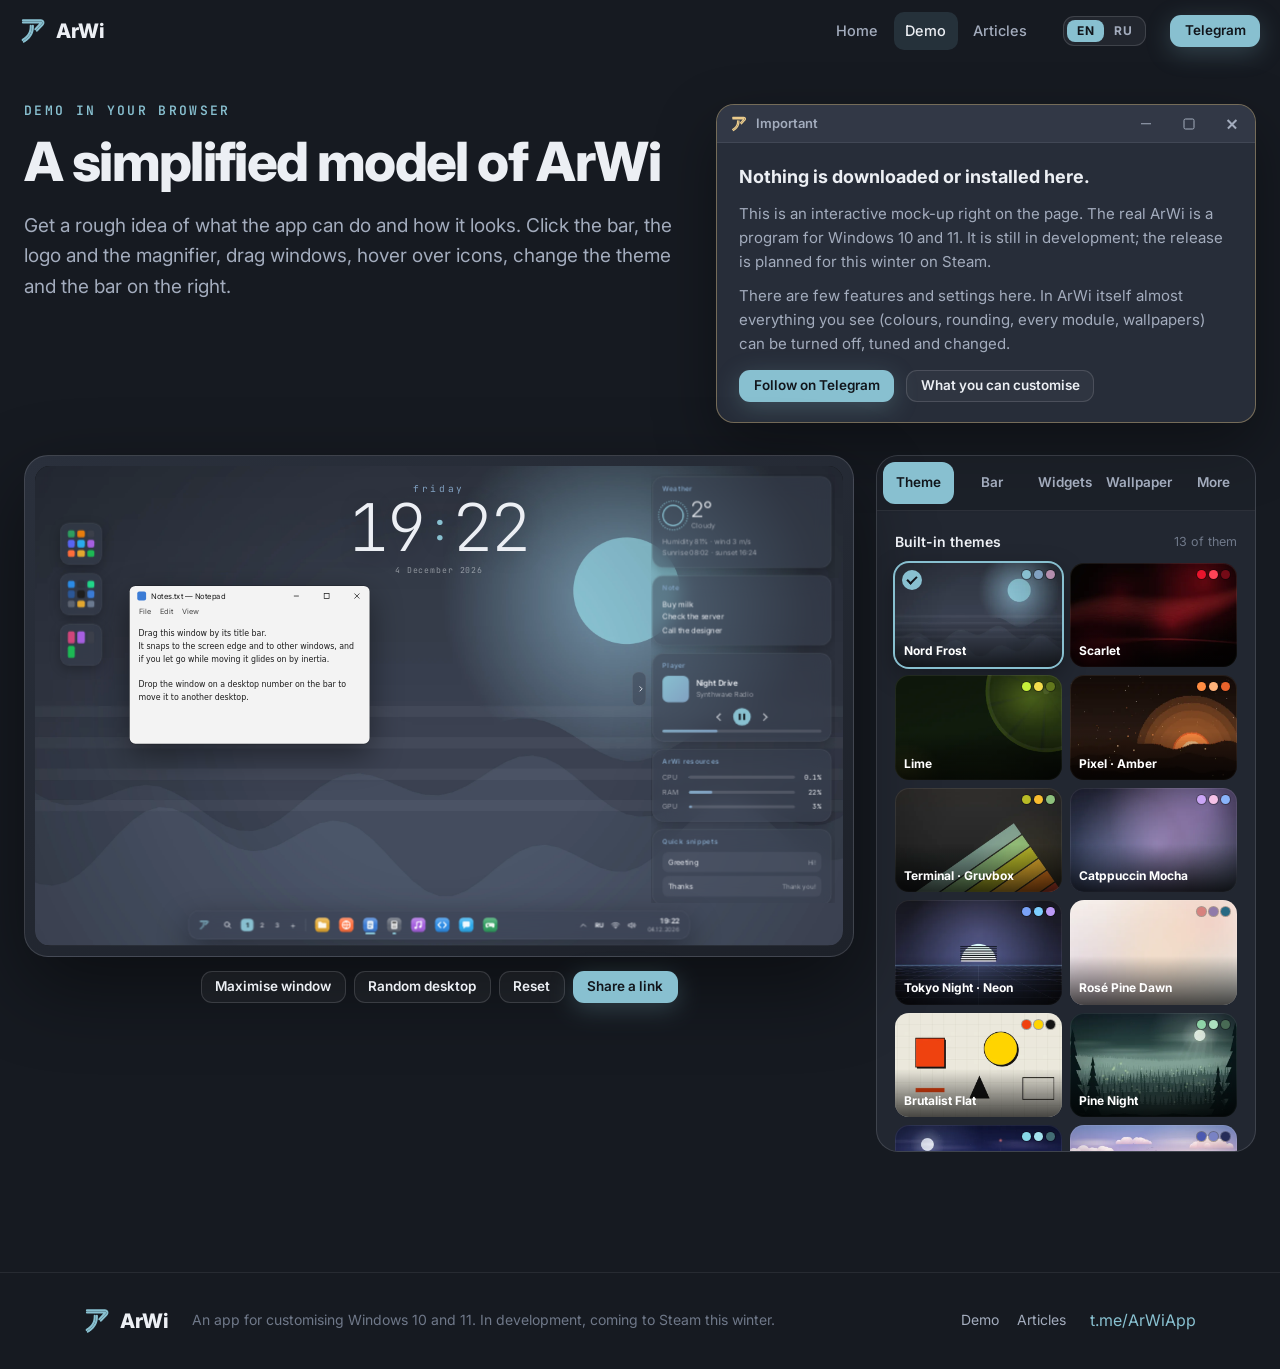
<file: demo.html>
<!doctype html>
<html lang="ru">
<head>
<meta charset="utf-8">
<meta name="viewport" content="width=device-width, initial-scale=1, viewport-fit=cover">
<title>ArWi — демо в браузере</title>
<meta name="description" content="Упрощённая модель ArWi прямо в браузере: темы, бар, виджеты и обои. Ничего не скачивается — ArWi ещё в разработке, релиз зимой в Steam.">
<meta property="og:title" content="ArWi — рабочий стол Windows, собранный под вас">
<meta property="og:description" content="Свой бар, виджеты, 13 тем, живые обои. Нативное ядро без WebView. Соберите свой стол прямо на сайте.">
<meta property="og:image" content="assets/og.jpg">
<meta name="theme-color" content="#1b1f27">
<!-- the page is dark by design: keep browsers and dark-mode extensions from inverting the light themes in the builder -->
<meta name="color-scheme" content="dark">
<meta name="darkreader-lock">
<link rel="icon" href="assets/favicon.svg" type="image/svg+xml">
<link rel="preconnect" href="https://fonts.googleapis.com">
<link rel="preconnect" href="https://fonts.gstatic.com" crossorigin>
<link href="https://fonts.googleapis.com/css2?family=Inter:wght@300;400;500;600;700;800&family=JetBrains+Mono:wght@200;400;500;700&family=Manrope:wght@400;600;800&family=Space+Grotesk:wght@400;600;700&display=swap" rel="stylesheet" media="print" onload="this.media='all'">
<noscript><link href="https://fonts.googleapis.com/css2?family=Inter:wght@300;400;500;600;700;800&family=JetBrains+Mono:wght@200;400;500;700&family=Manrope:wght@400;600;800&family=Space+Grotesk:wght@400;600;700&display=swap" rel="stylesheet"></noscript>
<script>try{if(localStorage.getItem("arwi-lang")!=="ru")document.documentElement.classList.add("i18n-wait")}catch(e){document.documentElement.classList.add("i18n-wait")}setTimeout(function(){document.documentElement.classList.remove("i18n-wait")},2500)</script>
<link rel="stylesheet" href="css/style.css?v=22">
</head>
<body>

<header class="nav" id="nav">
  <a class="brand" href="index.html" aria-label="ArWi — на главную"><span class="logo-mark"></span><span>ArWi</span></a>
  <nav class="nav-links">
    <a href="index.html">Главная</a>
    <a href="demo.html" aria-current="page">Демо</a>
    <a href="articles.html">Статьи</a>
  </nav>
  <div class="lang" role="group" aria-label="Language / Язык"><span class="lang-ink"></span><button type="button" data-lang="en">EN</button><button type="button" data-lang="ru">RU</button></div>
  <a class="btn btn-accent btn-sm" href="https://t.me/ArWiApp" target="_blank" rel="noopener">Telegram</a>
</header>

<main id="top">

<!-- ============ BUILDER ============ -->
<section class="section builder-section demo-page" id="build">
  <div class="wrap wrap-wide">
    <div class="demo-head">
      <div class="demo-title">
        <p class="kicker">Демо в браузере</p>
        <h1>Упрощённая модель ArWi</h1>
        <p class="sub">Примерно понять, что умеет приложение и как оно выглядит. Щёлкайте по бару, логотипу и лупе, таскайте окна, наводите на значки, меняйте тему и бар справа.</p>
      </div>
      <div class="awin awin-notice">
        <div class="awin-head"><span class="logo-mark"></span><span class="awin-title">Важно</span><i></i><i></i><i></i></div>
        <div class="awin-body">
          <p class="notice-big">Здесь ничего не скачивается и не устанавливается.</p>
          <p>Это интерактивный макет прямо на странице. Настоящий ArWi — программа для Windows 10 и 11. Она ещё в разработке, релиз планируется зимой в Steam.</p>
          <p>Функций и настроек здесь мало. В самом ArWi почти всё, что вы видите (цвета, скругление, все модули, обои), можно выключить, настроить и поменять.</p>
          <div class="hero-cta">
            <a class="btn btn-accent btn-sm" href="https://t.me/ArWiApp" target="_blank" rel="noopener">Следить в Telegram</a>
            <a class="btn btn-ghost btn-sm" href="articles.html#custom">Что можно настроить</a>
          </div>
        </div>
      </div>
    </div>

    <div class="builder">
      <div class="stage-col">
        <div class="stage-frame">
          <div class="stage-wrap" id="stageWrap">
            <div class="stage" id="stage">
              <div class="wall"><div class="wall-layer" id="wallA"></div><div class="wall-layer" id="wallB"></div><video class="wall-video" id="wallVideo" muted loop playsinline preload="none"></video></div>

              <div class="bigclock" id="bigClock">
                <div class="bc-day" id="bcDay">суббота</div>
                <div class="bc-time"><span id="bcH">12</span><span class="bc-colon">:</span><span id="bcM">00</span></div>
                <div class="bc-date" id="bcDate">14 ноября 2026</div>
              </div>

              <div class="minifolders" id="miniFolders"></div>
              <div class="mf-open" id="mfOpen"></div>

              <div class="wpanel" id="wPanel">
                <div class="wp-inner" id="wpInner"></div>
                <button class="wp-arrow" id="wpArrow" aria-label="Свернуть панель"><svg viewBox="0 0 24 24"><path d="m9 6 6 6-6 6"/></svg></button>
              </div>

              <div class="windows" id="windows"></div>

              <div class="bar" id="bar">
                <div class="bar-body" id="barBody"></div>
              </div>

              <div class="popup pop-win" id="popWin"></div>
              <div class="popup pop-search" id="popSearch"></div>
              <div class="popup pop-desk" id="popDesk"></div>
              <div class="popup pop-preview" id="popPreview"></div>
              <div class="stage-toast" id="stageToast"></div>
            </div>
          </div>
        </div>
        <p class="stage-hint">На телефоне макет мелкий: приблизьте его пальцами или откройте сайт на компьютере.</p>
        <div class="stage-actions">
          <button class="btn btn-ghost btn-sm" id="btnMax">Развернуть окно</button>
          <button class="btn btn-ghost btn-sm" id="btnRandom">Случайный стол</button>
          <button class="btn btn-ghost btn-sm" id="btnReset">Сбросить</button>
          <button class="btn btn-accent btn-sm" id="btnShare">Поделиться ссылкой</button>
        </div>
      </div>

      <aside class="controls" id="controls">
        <div class="tabs" role="tablist" id="tabs">
          <button class="tab on" data-tab="theme">Тема</button>
          <button class="tab" data-tab="bar">Бар</button>
          <button class="tab" data-tab="widgets">Виджеты</button>
          <button class="tab" data-tab="wall">Обои</button>
          <button class="tab" data-tab="more">Ещё</button>
          <span class="tab-ink" id="tabInk"></span>
        </div>
        <div class="tab-pages" id="tabPages">
          <div class="page on" data-page="theme"></div>
          <div class="page" data-page="bar"></div>
          <div class="page" data-page="widgets"></div>
          <div class="page" data-page="wall"></div>
          <div class="page" data-page="more"></div>
        </div>
      </aside>
    </div>
  </div>
</section>

</main>

<footer class="footer">
  <div class="wrap foot">
    <a class="brand" href="index.html"><span class="logo-mark"></span><span>ArWi</span></a>
    <p>Приложение для кастомизации Windows 10 и 11. В разработке, релиз зимой в Steam.</p>
    <nav class="foot-links"><a href="demo.html">Демо</a><a href="articles.html">Статьи</a></nav>
    <a href="https://t.me/ArWiApp" target="_blank" rel="noopener">t.me/ArWiApp</a>
  </div>
</footer>

<script src="js/themes.js?v=22"></script>
<script src="js/i18n.js?v=22"></script>
<script src="js/site.js?v=22"></script>
<script src="js/app.js?v=22"></script>
</body>
</html>
</file>
<file: css/style.css>
/* ArWi site. Look follows the ArWi "Nord Frost" theme; motion uses ArWi's own curves:
   hover colour 0.16s cubic-bezier(0,0,.58,1), edge reveal cubic-bezier(.2,1.45,.35,1) (overshoot),
   conceal cubic-bezier(.45,0,.25,1), popup slide cubic-bezier(.16,.9,.3,1), spring cubic-bezier(.34,1.56,.64,1). */

:root {
  --bg: #161a21;
  --bg2: #1b1f27;
  --surface: #232833;
  --surface2: #2e3440;
  --line: rgba(236, 239, 244, .08);
  --line2: rgba(236, 239, 244, .14);
  --fg: #eceff4;
  --muted: #a3acbd;
  --dim: #6f7889;
  --accent: #88c0d0;
  --accent-rgb: 136, 192, 208;
  --accent2: #81a1c1;
  --violet: #b48ead;
  --r: 18px;
  --ease-hover: cubic-bezier(0, 0, .58, 1);
  --ease-reveal: cubic-bezier(.2, 1.45, .35, 1);
  --ease-conceal: cubic-bezier(.45, 0, .25, 1);
  --ease-pop: cubic-bezier(.16, .9, .3, 1);
  --ease-spring: cubic-bezier(.34, 1.56, .64, 1);
  --font: "Inter", system-ui, -apple-system, "Segoe UI", Roboto, sans-serif;
  --mono: "JetBrains Mono", ui-monospace, Consolas, monospace;
  color-scheme: dark;
}

* { box-sizing: border-box; }
html { scroll-behavior: smooth; scroll-padding-top: 72px; }
body {
  margin: 0;
  background: var(--bg);
  color: var(--fg);
  font: 400 16px/1.6 var(--font);
  -webkit-font-smoothing: antialiased;
  overflow-x: hidden;
}
img { max-width: 100%; display: block; }
a { color: var(--accent); text-decoration: none; transition: color .16s var(--ease-hover); }
a:hover { color: var(--fg); }
code { font-family: var(--mono); font-size: .9em; background: rgba(var(--accent-rgb), .12); color: var(--accent); padding: .1em .4em; border-radius: 6px; }
h1, h2, h3, h4 { margin: 0; line-height: 1.15; letter-spacing: -.02em; }
button { font: inherit; color: inherit; }
::selection { background: rgba(var(--accent-rgb), .35); }

/* logo: the real ArWi bar logo, tinted by mask */
.logo-mark {
  display: inline-block;
  width: 1em; height: 1em;
  background: currentColor;
  -webkit-mask: url(../assets/logo.svg) center / contain no-repeat;
  mask: url(../assets/logo.svg) center / contain no-repeat;
  flex: none;
}

/* ---------- buttons ---------- */
.btn {
  display: inline-flex; align-items: center; gap: .55em;
  padding: .85em 1.4em;
  border-radius: 14px;
  border: 1px solid transparent;
  font-weight: 600; font-size: 15px; line-height: 1;
  cursor: pointer;
  transition: background-color .16s var(--ease-hover), border-color .16s var(--ease-hover), color .16s var(--ease-hover), transform .2s var(--ease-spring), box-shadow .25s var(--ease-hover);
  white-space: nowrap;
}
.btn:active { transform: scale(.96); }
.btn-sm { padding: .62em 1em; font-size: 13.5px; border-radius: 11px; }
.btn-accent { background: var(--accent); color: #11151b; box-shadow: 0 6px 24px rgba(var(--accent-rgb), .25); }
.btn-accent:hover { color: #11151b; background: color-mix(in srgb, var(--accent) 82%, white); box-shadow: 0 8px 32px rgba(var(--accent-rgb), .4); transform: translateY(-1px); }
.btn-ghost { background: rgba(236, 239, 244, .04); border-color: var(--line2); color: var(--fg); }
.btn-ghost:hover { color: var(--fg); background: rgba(var(--accent-rgb), .12); border-color: rgba(var(--accent-rgb), .45); }
.tg-ico { width: 18px; height: 18px; fill: currentColor; }

.pill {
  display: inline-flex; align-items: center; gap: .55em;
  padding: .45em .95em; border-radius: 999px;
  background: rgba(var(--accent-rgb), .1); border: 1px solid rgba(var(--accent-rgb), .3);
  color: var(--accent); font-size: 13px; font-weight: 600;
}
.pill .dot { position: relative; width: 7px; height: 7px; border-radius: 50%; background: var(--accent); }
/* the pulse ring: transform and opacity only, so the graphics card animates it without repainting the page */
.pill .dot::after, .real-badge .dot::after { content: ""; position: absolute; inset: 0; border-radius: inherit; background: inherit; animation: ping 2.4s var(--ease-hover) infinite; }
.pill-soft { background: rgba(180, 142, 173, .12); border-color: rgba(180, 142, 173, .35); color: var(--violet); }
@keyframes ping { 0% { transform: scale(1); opacity: .55; } 70%, 100% { transform: scale(3.4); opacity: 0; } }

/* ---------- nav ---------- */
.nav {
  position: fixed; inset: 0 0 auto 0; z-index: 50;
  display: flex; align-items: center; gap: 24px;
  padding: calc(12px + env(safe-area-inset-top, 0px)) max(20px, env(safe-area-inset-left)) 12px;
  transition: background-color .3s var(--ease-hover), border-color .3s;
  border-bottom: 1px solid transparent;
}
/* no blur under the fixed header: it was redrawn on every scroll frame and made scrolling stutter */
.nav.scrolled { background: rgba(22, 26, 33, .95); border-color: var(--line); }
.brand { display: inline-flex; align-items: center; gap: .5em; color: var(--fg); font-weight: 800; font-size: 20px; letter-spacing: -.02em; }
.brand .logo-mark { color: var(--accent); width: 26px; height: 26px; transition: transform .4s var(--ease-spring); }
.brand:hover .logo-mark { transform: scale(1.1); }
.brand:hover { color: var(--fg); }
.nav-links { display: flex; gap: 4px; margin-left: auto; }
.nav-links a { color: var(--muted); font-size: 14.5px; font-weight: 500; padding: .5em .8em; border-radius: 10px; transition: background-color .16s var(--ease-hover), color .16s var(--ease-hover); }
.nav-links a:hover { color: var(--fg); background: rgba(236, 239, 244, .06); }
@media (max-width: 860px) { .nav-links { display: none; } .nav .btn { margin-left: auto; } }

/* ---------- layout ---------- */
.wrap { max-width: 1160px; margin: 0 auto; padding-inline: 24px; }
.wrap-wide { max-width: 1440px; }
.section { padding-block: 120px; position: relative; }
.section-alt { background: linear-gradient(180deg, var(--bg) 0%, var(--bg2) 12%, var(--bg2) 88%, var(--bg) 100%); }
.kicker { margin: 0 0 14px; color: var(--accent); font: 600 13px/1 var(--mono); text-transform: uppercase; letter-spacing: .18em; }
h2 { font-size: clamp(30px, 4.4vw, 52px); font-weight: 800; max-width: 22ch; }
.sub { color: var(--muted); font-size: clamp(16px, 1.6vw, 19px); max-width: 62ch; margin: 18px 0 0; }
@media (max-width: 640px) { .section { padding-block: 80px; } .wrap { padding-inline: 16px; } }

/* reveal on scroll */
.reveal { opacity: 0; transform: translateY(26px); transition: opacity .7s var(--ease-pop), transform .8s var(--ease-pop); transition-delay: var(--d, 0s); }
.reveal.in { opacity: 1; transform: none; }
@media (prefers-reduced-motion: reduce) { .reveal { opacity: 1; transform: none; transition: none; } html { scroll-behavior: auto; } }

/* ---------- hero ---------- */
.hero { min-height: 100svh; display: flex; align-items: center; position: relative; overflow: hidden; padding: 110px 0 80px; }
.hero-bg { position: absolute; inset: 0; z-index: -1; }
.hero-wall { position: absolute; inset: -4%; background: url(../assets/wall/nord.webp) center / cover; opacity: .55; filter: saturate(1.1); transform: scale(1.04); }
.hero-glow { position: absolute; inset: 0; background:
  radial-gradient(60% 50% at 75% 40%, rgba(var(--accent-rgb), .18), transparent 70%),
  linear-gradient(180deg, rgba(22, 26, 33, .2) 0%, rgba(22, 26, 33, .55) 60%, var(--bg) 100%); }
.hero-inner { max-width: 1240px; margin: 0 auto; padding-inline: 24px; display: grid; grid-template-columns: 1.1fr .9fr; gap: 40px; align-items: center; width: 100%; }
.hero h1 { font-size: clamp(38px, 6.2vw, 78px); font-weight: 800; margin: 22px 0 0; letter-spacing: -.035em; }
.grad { background: linear-gradient(100deg, var(--accent) 0%, var(--accent2) 45%, var(--violet) 100%); -webkit-background-clip: text; background-clip: text; color: transparent; }
.lead { color: #c9d0dc; font-size: clamp(17px, 1.8vw, 20px); max-width: 54ch; margin: 22px 0 0; }
.hero-cta { display: flex; flex-wrap: wrap; gap: 12px; margin-top: 32px; }
.hero-text .reveal:nth-child(2) { --d: .08s; } .hero-text .reveal:nth-child(3) { --d: .16s; } .hero-text .reveal:nth-child(4) { --d: .24s; }
.hero-art { position: relative; display: flex; flex-direction: column; align-items: center; gap: 30px; --d: .2s; }
.splash { width: min(340px, 70vw); aspect-ratio: 1; filter: drop-shadow(0 0 40px rgba(76, 155, 255, .25)); }
.splash img { width: 100%; height: 100%; }
.hero-bar {
  display: flex; align-items: center; gap: 7px;
  padding: 8px 10px; width: min(460px, 92vw);
  background: rgba(59, 66, 82, .8); border: 1px solid rgba(236, 239, 244, .1);
  border-radius: 16px;
  box-shadow: 0 16px 50px rgba(0, 0, 0, .35);
  animation: barIn .9s .5s var(--ease-reveal) both;
}
@keyframes barIn { from { transform: translateY(60px); opacity: 0; } }
.hb-logo { color: var(--accent); width: 22px; height: 22px; margin: 0 4px; }
.hb-ico { width: 18px; height: 18px; margin: 0 4px 0 2px; fill: none; stroke: var(--muted); stroke-width: 2.4; stroke-linecap: round; flex: none; }
.hb-chip { width: 22px; height: 22px; border-radius: 7px; font: 600 11px/22px var(--font); text-align: center; color: var(--muted); }
.hb-chip.on { background: var(--accent); color: #1b1f27; }
.hb-sep { width: 1px; height: 18px; background: var(--line2); margin: 0 4px; }
.hb-app { width: 22px; height: 22px; border-radius: 7px; background: var(--c); opacity: .9; transition: transform .2s var(--ease-spring); }
.hb-fill { flex: 1; }
.hb-clock { font: 600 12px var(--font); color: var(--fg); padding-right: 4px; }
.scroll-cue { position: absolute; left: 50%; bottom: 28px; width: 26px; height: 42px; border: 2px solid var(--line2); border-radius: 14px; translate: -50% 0; }
.scroll-cue span { position: absolute; left: 50%; top: 8px; width: 4px; height: 8px; margin-left: -2px; border-radius: 2px; background: var(--accent); animation: cue 1.8s infinite var(--ease-pop); }
@keyframes cue { 0% { transform: translateY(0); opacity: 1; } 70% { transform: translateY(14px); opacity: 0; } 100% { opacity: 0; } }
@media (max-width: 900px) {
  .hero-inner { grid-template-columns: 1fr; text-align: left; }
  .hero-art { order: -1; }
  .splash { width: 180px; }
  .scroll-cue { display: none; }
}

/* ---------- about ---------- */
.pillars { display: grid; grid-template-columns: 1fr 1fr; gap: 20px; margin-top: 48px; }
.pillar { padding: 32px; border-radius: 22px; background: linear-gradient(160deg, rgba(59, 66, 82, .55), rgba(46, 52, 64, .3)); border: 1px solid var(--line); transition: border-color .25s var(--ease-hover), transform .3s var(--ease-pop); }
.pillar:hover { border-color: rgba(var(--accent-rgb), .4); transform: translateY(-3px); }
.pillar h3 { font-size: 24px; margin: 18px 0 10px; }
.pillar p { color: var(--muted); margin: 0; }
.pillar-ico, .feat-ico { width: 52px; height: 52px; border-radius: 15px; display: grid; place-items: center; background: rgba(var(--accent-rgb), .12); border: 1px solid rgba(var(--accent-rgb), .25); }
.pillar-ico svg, .feat-ico svg { width: 26px; height: 26px; fill: none; stroke: var(--accent); stroke-width: 1.8; stroke-linecap: round; stroke-linejoin: round; }
.pillar:nth-child(2) { --d: .1s; }
.compare { display: grid; grid-template-columns: 1fr 1fr; margin-top: 20px; border-radius: 22px; overflow: hidden; border: 1px solid var(--line); }
.cmp-col { padding: 28px 32px; background: rgba(35, 40, 51, .6); }
.cmp-col h4 { font-size: 15px; color: var(--dim); text-transform: uppercase; letter-spacing: .1em; font-weight: 700; display: flex; align-items: center; gap: .5em; }
.cmp-col ul { list-style: none; padding: 0; margin: 16px 0 0; display: grid; gap: 12px; }
.cmp-col li { padding-left: 28px; position: relative; color: var(--muted); }
.cmp-col li::before { content: "—"; position: absolute; left: 0; color: var(--dim); }
.cmp-arwi { background: linear-gradient(160deg, rgba(var(--accent-rgb), .13), rgba(var(--accent-rgb), .03)); border-left: 1px solid rgba(var(--accent-rgb), .2); }
.cmp-arwi h4 { color: var(--accent); }
.cmp-arwi li { color: var(--fg); }
.cmp-arwi li::before { content: ""; width: 16px; height: 16px; top: 4px; border-radius: 50%; background: var(--accent) url("data:image/svg+xml,%3Csvg xmlns='http://www.w3.org/2000/svg' viewBox='0 0 16 16'%3E%3Cpath d='m4.5 8.2 2.3 2.3 4.7-5' fill='none' stroke='%2311151b' stroke-width='2' stroke-linecap='round' stroke-linejoin='round'/%3E%3C/svg%3E") center / 100% no-repeat; }
@media (max-width: 760px) { .pillars, .compare { grid-template-columns: 1fr; } .cmp-arwi { border-left: 0; border-top: 1px solid rgba(var(--accent-rgb), .2); } }

/* ---------- features ---------- */
.feat-grid { display: grid; grid-template-columns: repeat(3, 1fr); gap: 18px; margin-top: 48px; }
.feat {
  position: relative; padding: 28px; border-radius: 22px;
  background: rgba(35, 40, 51, .7); border: 1px solid var(--line);
  transition: border-color .25s var(--ease-hover), background-color .25s var(--ease-hover), transform .35s var(--ease-pop);
  overflow: hidden;
}
.feat:hover { border-color: rgba(var(--accent-rgb), .35); background: rgba(41, 47, 59, .8); }
.feat h3 { font-size: 21px; margin: 18px 0 10px; }
.feat p { color: var(--muted); margin: 0; font-size: 15.5px; }
.feat-wide { grid-column: span 3; display: grid; grid-template-columns: 1.05fr 1fr; gap: 10px 40px; align-items: center; }
.feat-wide .feat-demo { grid-row: span 3; }
.feat-wide h3 { margin-top: 0; font-size: 28px; align-self: end; }
.feat-grid .feat:nth-child(3n+2) { --d: .06s; } .feat-grid .feat:nth-child(3n) { --d: .12s; }
.ticks { list-style: none; padding: 0; margin: 14px 0 0; display: grid; gap: 9px; }
.ticks li { position: relative; padding-left: 24px; color: var(--fg); font-size: 15px; }
.ticks li::before { content: ""; position: absolute; left: 2px; top: .55em; width: 9px; height: 9px; border-radius: 3px; background: var(--accent); transform: rotate(45deg); opacity: .85; }
.demo-bar { height: 240px; border-radius: 16px; background: url(../assets/wall/nord.webp) center 70% / cover; position: relative; display: flex; flex-direction: column; align-items: center; justify-content: flex-end; padding-bottom: 22px; overflow: hidden; }
.demo-bar .hint { margin: 10px 0 0; color: rgba(236, 239, 244, .7); font: 500 12px var(--mono); }
.db-bar { display: flex; align-items: flex-end; gap: 8px; padding: 9px 12px; height: 52px; background: rgba(59, 66, 82, .8); border: 1px solid rgba(236, 239, 244, .1); border-radius: 16px; }
.db-logo { color: var(--accent); width: 24px; height: 24px; margin: 0 4px 5px; }
.db-chip { width: 24px; height: 24px; border-radius: 8px; color: var(--muted); font: 600 11px/24px var(--font); text-align: center; margin-bottom: 5px; transition: background-color .16s var(--ease-hover); }
.db-chip.on { background: var(--accent); color: #1b1f27; }
.db-sep { width: 1px; height: 22px; background: var(--line2); margin: 0 4px 6px; }
.db-app { width: 34px; height: 34px; border-radius: 10px; background: linear-gradient(145deg, color-mix(in srgb, var(--c) 100%, white 15%), color-mix(in srgb, var(--c) 80%, black)); box-shadow: inset 0 1px 0 rgba(255, 255, 255, .25); transform-origin: 50% 100%; will-change: transform; }
@media (max-width: 980px) { .feat-grid { grid-template-columns: 1fr 1fr; } .feat-wide { grid-column: span 2; grid-template-columns: 1fr; } .feat-wide .feat-demo { grid-row: auto; } }
@media (max-width: 640px) { .feat-grid { grid-template-columns: 1fr; } .feat-wide { grid-column: auto; } .feat-wide h3 { font-size: 23px; } }

/* ---------- lightness ---------- */
.stats { display: grid; grid-template-columns: repeat(3, 1fr); gap: 18px; margin-top: 48px; }
.stat { padding: 28px; border-radius: 22px; background: rgba(46, 52, 64, .5); border: 1px solid var(--line); }
.stat b { display: block; font: 200 clamp(54px, 7vw, 84px)/1 var(--mono); color: var(--accent); letter-spacing: -.04em; }
.stat b small { font-size: .5em; }
.stat b.stat-word { font-family: var(--font); font-weight: 300; letter-spacing: -.03em; }   /* a word, not a number: the mono C looked stretched */
.stat .stat-word .pp { display: inline-block; margin: 0; font-size: inherit; color: inherit; transform: translateY(-.077em); }   /* the pluses sit on the middle of the C, not lower */
.stat span { display: block; color: var(--muted); margin-top: 14px; font-size: 15px; }
.stat:nth-child(2) { --d: .08s; } .stat:nth-child(3) { --d: .16s; }
.light-grid { display: grid; grid-template-columns: 1fr 1fr; gap: 40px; margin-top: 56px; align-items: start; }
.light-story h3 { font-size: 26px; }
.light-story p { color: var(--muted); }
.engine { margin-top: 24px; padding: 22px; border-radius: 18px; background: rgba(22, 26, 33, .6); border: 1px solid var(--line); display: grid; gap: 14px; }
.eng-row { display: grid; grid-template-columns: 190px 1fr; align-items: center; gap: 14px; font-size: 14px; color: var(--muted); }
.eng-bar { height: 12px; border-radius: 6px; background: rgba(236, 239, 244, .06); overflow: hidden; }
.eng-bar i { display: block; height: 100%; border-radius: inherit; transform: scaleX(0); transform-origin: left; transition: transform 1.6s var(--ease-pop); }
.eng-bar.web i { width: 100%; background: repeating-linear-gradient(90deg, #bf616a 0 22%, #d08770 22% 40%, #ebcb8b 40% 58%, #a3be8c 58% 74%, #b48ead 74% 100%); }
.eng-bar.native i { width: 22%; background: var(--accent); }
.engine.in .eng-bar i { transform: none; }
.eng-note { margin: 0; font-size: 12.5px; color: var(--dim); }
.light-list { list-style: none; margin: 0; padding: 0; display: grid; gap: 14px; }
.light-list li { padding: 18px 20px 18px 54px; border-radius: 16px; background: rgba(46, 52, 64, .4); border: 1px solid var(--line); color: var(--muted); font-size: 15px; position: relative; transition: border-color .2s var(--ease-hover), transform .3s var(--ease-pop); }
.light-list li:hover { border-color: rgba(var(--accent-rgb), .35); transform: translateX(4px); }
.light-list li::before { content: ""; position: absolute; left: 20px; top: 21px; width: 18px; height: 18px; border-radius: 6px; background: rgba(var(--accent-rgb), .18); box-shadow: inset 0 0 0 1.5px var(--accent); }
.light-list b { color: var(--fg); }
@media (max-width: 860px) { .stats, .light-grid { grid-template-columns: 1fr; } .eng-row { grid-template-columns: 1fr; gap: 6px; } }

/* ---------- builder layout ---------- */
.builder { display: grid; grid-template-columns: minmax(0, 1fr) 380px; gap: 22px; margin-top: 44px; align-items: start; }
.stage-col { position: sticky; top: 84px; }
.stage-frame { padding: 10px; border-radius: 24px; background: linear-gradient(160deg, #2a303c, #1d2129); border: 1px solid var(--line2); box-shadow: 0 30px 80px rgba(0, 0, 0, .45); }
.stage-wrap { position: relative; width: 100%; aspect-ratio: 1280 / 760; overflow: hidden; border-radius: 15px; background: #111; }
.stage-actions { display: flex; flex-wrap: wrap; gap: 8px; margin-top: 14px; justify-content: center; }
@media (max-width: 1100px) { .builder { grid-template-columns: 1fr; } .stage-col { position: static; } }
@media (max-width: 520px) { .stage-frame { padding: 5px; border-radius: 16px; } .stage-wrap { border-radius: 12px; } }

/* ---------- controls (styled like ArWi settings) ---------- */
.controls { border-radius: 22px; background: rgba(46, 52, 64, .55); border: 1px solid var(--line2); overflow: hidden; }
.tabs { position: relative; display: grid; grid-template-columns: repeat(5, 1fr); padding: 6px; gap: 2px; background: rgba(22, 26, 33, .5); border-bottom: 1px solid var(--line); }
.tab { position: relative; z-index: 1; border: 0; background: none; padding: 10px 4px; border-radius: 12px; font-size: 13.5px; font-weight: 600; color: var(--muted); cursor: pointer; transition: color .16s var(--ease-hover), background-color .16s var(--ease-hover); }
.tab:hover { color: var(--fg); background: rgba(236, 239, 244, .05); }
.tab.on { color: #11151b; }
.tab-ink { position: absolute; z-index: 0; top: 6px; bottom: 6px; left: 0; border-radius: 12px; background: var(--accent); transition: transform .34s var(--ease-pop), width .34s var(--ease-pop), background-color .3s; }
.tab-pages { position: relative; }
.page { display: none; padding: 18px 18px 22px; max-height: 640px; overflow: auto; scrollbar-width: thin; scrollbar-color: rgba(var(--accent-rgb), .5) transparent; }
.page.on { display: block; animation: pageIn .34s var(--ease-pop); }
@keyframes pageIn { from { opacity: 0; transform: translateY(10px); } }
@media (max-width: 1100px) { .page { max-height: none; } }

.group { padding: 14px 0; border-top: 1px solid var(--line); }
.group:first-child { border-top: 0; padding-top: 2px; }
.g-title { display: flex; align-items: center; justify-content: space-between; gap: 10px; font-size: 14px; font-weight: 600; margin-bottom: 10px; }
.g-title small { font-weight: 400; color: var(--dim); font-size: 12.5px; }
.g-note { font-size: 12.5px; color: var(--dim); margin: 8px 0 0; line-height: 1.45; }
.row { display: flex; align-items: center; justify-content: space-between; gap: 12px; padding: 7px 0; font-size: 14px; }
.row > span { color: var(--fg); }
.row > span small { display: block; color: var(--dim); font-size: 12px; }

.seg { display: flex; flex-wrap: wrap; gap: 4px; padding: 4px; border-radius: 12px; background: rgba(22, 26, 33, .55); border: 1px solid var(--line); }
.seg button { flex: 1 1 auto; border: 0; background: none; padding: 7px 9px; border-radius: 9px; font-size: 12.5px; font-weight: 600; color: var(--muted); cursor: pointer; transition: background-color .16s var(--ease-hover), color .16s var(--ease-hover), transform .2s var(--ease-spring); }
.seg button:hover { color: var(--fg); background: rgba(236, 239, 244, .06); }
.seg button.on { background: var(--accent); color: #11151b; }
.seg button:active { transform: scale(.94); }

.tgl { position: relative; width: 44px; height: 26px; flex: none; border-radius: 13px; border: 0; background: rgba(236, 239, 244, .14); cursor: pointer; transition: background-color .2s var(--ease-hover); }
.tgl::after { content: ""; position: absolute; top: 3px; left: 3px; width: 20px; height: 20px; border-radius: 50%; background: #e5e9f0; box-shadow: 0 2px 6px rgba(0, 0, 0, .3); transition: transform .26s var(--ease-spring), width .2s var(--ease-hover); }
.tgl:active::after { width: 25px; }
.tgl.on { background: var(--accent); }
.tgl.on::after { transform: translateX(18px); background: #fff; }
.tgl.on:active::after { transform: translateX(13px); }

.rng { width: 100%; display: grid; grid-template-columns: 1fr 46px; align-items: center; gap: 10px; }
.rng output { font: 500 12.5px var(--mono); color: var(--accent); text-align: right; }
input[type=range] { -webkit-appearance: none; appearance: none; width: 100%; height: 22px; background: transparent; cursor: pointer; --p: 50%; }
input[type=range]::-webkit-slider-runnable-track { height: 6px; border-radius: 3px; background: linear-gradient(90deg, var(--accent) var(--p), rgba(236, 239, 244, .12) var(--p)); }
input[type=range]::-moz-range-track { height: 6px; border-radius: 3px; background: linear-gradient(90deg, var(--accent) var(--p), rgba(236, 239, 244, .12) var(--p)); }
input[type=range]::-webkit-slider-thumb { -webkit-appearance: none; width: 18px; height: 18px; margin-top: -6px; border-radius: 50%; background: #fff; border: 0; box-shadow: 0 0 0 4px rgba(var(--accent-rgb), .25), 0 2px 6px rgba(0, 0, 0, .3); transition: transform .2s var(--ease-spring), box-shadow .2s; }
input[type=range]::-moz-range-thumb { width: 18px; height: 18px; border-radius: 50%; background: #fff; border: 0; box-shadow: 0 0 0 4px rgba(var(--accent-rgb), .25); }
input[type=range]:active::-webkit-slider-thumb { transform: scale(1.18); box-shadow: 0 0 0 7px rgba(var(--accent-rgb), .25), 0 2px 6px rgba(0, 0, 0, .3); }

.swatches { display: flex; flex-wrap: wrap; gap: 8px; }
.sw { width: 30px; height: 30px; border-radius: 10px; border: 0; cursor: pointer; background: var(--c); box-shadow: inset 0 0 0 1px rgba(255, 255, 255, .15); transition: transform .2s var(--ease-spring), box-shadow .2s; position: relative; }
.sw:hover { transform: scale(1.12); }
.sw.on { box-shadow: 0 0 0 2px var(--bg), 0 0 0 4px var(--fg); }
.sw-pick { background: conic-gradient(red, yellow, lime, cyan, blue, magenta, red); overflow: hidden; }
.sw-pick input { position: absolute; inset: 0; opacity: 0; cursor: pointer; width: 100%; height: 100%; }

.theme-cards { display: grid; grid-template-columns: 1fr 1fr; gap: 8px; }
.tcard { position: relative; border: 0; padding: 0; border-radius: 14px; overflow: hidden; cursor: pointer; aspect-ratio: 16 / 10; background: #222 center / cover; text-align: left; box-shadow: inset 0 0 0 1px rgba(255, 255, 255, .08); transition: transform .28s var(--ease-pop), box-shadow .2s var(--ease-hover); }
.tcard:hover { transform: translateY(-2px); }
.tcard.on { box-shadow: 0 0 0 2px var(--accent), 0 8px 24px rgba(0, 0, 0, .35); }
.tcard .tc-name { position: absolute; left: 0; right: 0; bottom: 0; padding: 22px 9px 7px; font-size: 12px; font-weight: 700; color: #fff; background: linear-gradient(transparent, rgba(0, 0, 0, .7)); }
.tcard .tc-dots { position: absolute; top: 7px; right: 7px; display: flex; gap: 3px; }
.tcard .tc-dots i { width: 9px; height: 9px; border-radius: 50%; background: var(--c); box-shadow: 0 0 0 1px rgba(0, 0, 0, .3); }
.tcard .tc-check { position: absolute; top: 7px; left: 7px; width: 20px; height: 20px; border-radius: 50%; background: var(--accent); display: grid; place-items: center; transform: scale(0); transition: transform .3s var(--ease-spring); }
.tcard.on .tc-check { transform: scale(1); }
.tcard .tc-check::after { content: ""; width: 8px; height: 4px; border: 2px solid #11151b; border-top: 0; border-right: 0; transform: translateY(-1px) rotate(-45deg); }

.wall-grid { display: grid; grid-template-columns: repeat(3, 1fr); gap: 6px; }
.wcard { border: 0; padding: 0; aspect-ratio: 16 / 10; border-radius: 10px; background: #222 center / cover; cursor: pointer; box-shadow: inset 0 0 0 1px rgba(255, 255, 255, .08); transition: transform .25s var(--ease-pop), box-shadow .2s; }
.wcard:hover { transform: scale(1.04); }
.wcard.on { box-shadow: 0 0 0 2px var(--accent); }
.upload { display: flex; align-items: center; justify-content: center; gap: 8px; padding: 12px; border-radius: 12px; border: 1.5px dashed var(--line2); color: var(--muted); font-size: 13.5px; cursor: pointer; transition: border-color .16s var(--ease-hover), color .16s var(--ease-hover), background-color .16s; }
.upload:hover { border-color: var(--accent); color: var(--fg); background: rgba(var(--accent-rgb), .06); }
.upload input { display: none; }

.wlist { display: grid; grid-template-columns: 1fr 1fr; gap: 6px; }
.wchip { display: flex; align-items: center; gap: 8px; padding: 8px 10px; border-radius: 11px; border: 1px solid var(--line); background: rgba(22, 26, 33, .4); color: var(--muted); font-size: 13px; font-weight: 500; cursor: pointer; transition: background-color .16s var(--ease-hover), border-color .16s var(--ease-hover), color .16s var(--ease-hover), transform .2s var(--ease-spring); }
.wchip:hover { color: var(--fg); border-color: var(--line2); }
.wchip:active { transform: scale(.96); }
.wchip i { width: 14px; height: 14px; border-radius: 4px; border: 1.5px solid var(--dim); flex: none; transition: background-color .16s, border-color .16s; position: relative; }
.wchip.on { color: var(--fg); border-color: rgba(var(--accent-rgb), .45); background: rgba(var(--accent-rgb), .1); }
.wchip.on i { background: var(--accent); border-color: var(--accent); }
.wchip.on i::after { content: ""; position: absolute; left: 3px; top: 1px; width: 4px; height: 7px; border: solid #11151b; border-width: 0 2px 2px 0; transform: rotate(45deg); }

/* ---------- themes gallery ---------- */
.theme-gallery { display: grid; grid-template-columns: repeat(auto-fill, minmax(200px, 1fr)); gap: 14px; margin-top: 40px; }
.tg-item { position: relative; border-radius: 18px; overflow: hidden; cursor: pointer; border: 1px solid var(--line); background: var(--surface); text-align: left; padding: 0; transition: transform .35s var(--ease-pop), border-color .2s var(--ease-hover), box-shadow .3s; }
.tg-item:hover { transform: translateY(-5px); border-color: color-mix(in srgb, var(--c) 70%, transparent); box-shadow: 0 18px 40px rgba(0, 0, 0, .35), 0 0 0 1px color-mix(in srgb, var(--c) 40%, transparent); }
.tg-thumb { aspect-ratio: 16 / 10; background: center / cover; position: relative; overflow: hidden; }
.tg-thumb img { width: 100%; height: 100%; object-fit: cover; transition: transform .6s var(--ease-pop); }
.tg-item:hover .tg-thumb img { transform: scale(1.06); }
.tg-minibar { position: absolute; left: 50%; bottom: 8px; translate: -50% 0; width: 72%; height: 14px; border-radius: var(--br, 6px); background: var(--bb); box-shadow: 0 4px 10px rgba(0, 0, 0, .3); display: flex; align-items: center; gap: 3px; padding: 0 5px; }
.tg-minibar i { width: 7px; height: 7px; border-radius: 2px; background: var(--c); }
.tg-minibar i + i { background: color-mix(in srgb, var(--fg2) 55%, transparent); }
.tg-meta { padding: 12px 14px 14px; }
.tg-meta b { display: block; font-size: 15px; color: var(--fg); }
.tg-meta span { display: block; font-size: 12.5px; color: var(--dim); margin-top: 3px; line-height: 1.4; }
.tg-sw { display: flex; gap: 4px; margin-top: 10px; }
.tg-sw i { width: 16px; height: 16px; border-radius: 5px; background: var(--c); box-shadow: inset 0 0 0 1px rgba(255, 255, 255, .1); }

.iceberg { display: grid; grid-template-columns: 1fr 1fr; gap: 20px; margin-top: 56px; }
.ice-col { padding: 30px; border-radius: 22px; background: rgba(35, 40, 51, .7); border: 1px solid var(--line); }
.ice-col h3 { font-size: 23px; margin-bottom: 10px; }
.ice-col p { color: var(--muted); margin: 10px 0 0; }
.ice-col:nth-child(2) { --d: .1s; }
@media (max-width: 760px) { .iceberg { grid-template-columns: 1fr; } }

.code-theme { display: grid; grid-template-columns: .9fr 1.1fr; gap: 36px; align-items: center; margin-top: 20px; padding: 34px; border-radius: 24px; background: linear-gradient(140deg, rgba(180, 142, 173, .12), rgba(var(--accent-rgb), .06)); border: 1px solid rgba(180, 142, 173, .25); }
.ct-text h3 { font-size: 28px; margin: 16px 0 12px; }
.ct-text p { color: var(--muted); margin: 0; }
.ct-text b { color: var(--fg); }
.ct-demo { display: grid; gap: 14px; }
.editor { border-radius: 14px; background: #12151b; border: 1px solid var(--line2); overflow: hidden; box-shadow: 0 20px 50px rgba(0, 0, 0, .35); }
.ed-head { display: flex; align-items: center; gap: 6px; padding: 10px 14px; background: rgba(236, 239, 244, .04); border-bottom: 1px solid var(--line); }
.ed-head i { width: 10px; height: 10px; border-radius: 50%; background: #bf616a; }
.ed-head i:nth-child(2) { background: #ebcb8b; } .ed-head i:nth-child(3) { background: #a3be8c; }
.ed-head span { margin-left: 8px; font: 500 12px var(--mono); color: var(--dim); }
.ed-code { margin: 0; padding: 16px 18px; min-height: 236px; font: 400 13px/1.65 var(--mono); color: #d8dee9; white-space: pre-wrap; overflow-x: auto; }
.ed-code .k { color: #81a1c1; } .ed-code .p { color: #88c0d0; } .ed-code .v { color: #b48ead; } .ed-code .c { color: #616e88; } .ed-code .s { color: #a3be8c; }
.ed-caret { display: inline-block; width: 8px; height: 1.1em; background: var(--accent); vertical-align: -2px; animation: blink 1s steps(1) infinite; }
@keyframes blink { 50% { opacity: 0; } }
.ct-preview { height: 92px; border-radius: 14px; background: url(../assets/wall/tokyo.webp) center / cover; display: flex; align-items: flex-end; justify-content: center; padding-bottom: 12px; overflow: hidden; }
.ctp-bar { display: flex; align-items: center; gap: 7px; padding: 7px 10px; background: rgba(59, 66, 82, .7); border-radius: 14px; border: 1px solid rgba(255, 255, 255, .1); transition: all .6s var(--ease-pop); }
.ctp-logo { color: #88c0d0; width: 18px; height: 18px; transition: color .6s; }
.ctp-app { width: 22px; height: 22px; border-radius: 7px; background: rgba(236, 239, 244, .3); transition: all .5s var(--ease-spring); }
.ctp-clock { font: 600 11px var(--mono); color: #eceff4; margin-left: 6px; }
.ct-preview.s1 .ctp-bar { border-radius: 0; background: linear-gradient(90deg, #ff3d7f, #7a5cff); border-color: transparent; }
.ct-preview.s1 .ctp-logo { color: #fff; }
.ct-preview.s2 .ctp-app:hover, .ct-preview.s2 .ctp-app:nth-child(3) { transform: translateY(-4px) scale(1.2); }
.ct-preview.s2 .ctp-app { background: rgba(255, 255, 255, .85); border-radius: 50%; }
.ct-preview.s3 .ctp-clock { letter-spacing: .25em; text-transform: uppercase; color: #fff; text-shadow: 0 0 8px #ff3d7f; }
@media (max-width: 900px) { .code-theme { grid-template-columns: 1fr; padding: 22px; } }

/* ---------- telegram ---------- */
.tg-card { display: grid; grid-template-columns: 1fr auto; gap: 40px; align-items: center; padding: 48px; border-radius: 28px; background: radial-gradient(100% 140% at 0% 0%, rgba(var(--accent-rgb), .18), transparent 60%), linear-gradient(160deg, #2a303c, #1f242d); border: 1px solid rgba(var(--accent-rgb), .3); position: relative; overflow: hidden; }
.tg-card::before { content: ""; position: absolute; width: 420px; height: 420px; right: -120px; top: -160px; border-radius: 50%; background: radial-gradient(circle, rgba(42, 171, 238, .2), transparent 70%); pointer-events: none; }
.tg-text h2 { max-width: none; }
.tg-text p { color: var(--muted); max-width: 54ch; font-size: 17px; }
.qr-box { display: grid; justify-items: center; gap: 12px; color: var(--dim); font-size: 13px; position: relative; }
.qr-frame { position: relative; padding: 16px; border-radius: 22px; background: #eceff4; box-shadow: 0 0 0 6px rgba(var(--accent-rgb), .25), 0 20px 60px rgba(0, 0, 0, .4); transition: transform .4s var(--ease-spring); }
.qr-frame:hover { transform: scale(1.04); }
.qr-frame img { width: 200px; height: 200px; image-rendering: pixelated; }
.qr-logo { position: absolute; left: 50%; top: 50%; width: 42px; height: 42px; translate: -50% -50%; color: #2e3440; background: #2e3440; border-radius: 12px; -webkit-mask: none; mask: none; display: grid; place-items: center; }
.qr-logo::after { content: ""; width: 26px; height: 26px; background: #88c0d0; -webkit-mask: url(../assets/logo.svg) center / contain no-repeat; mask: url(../assets/logo.svg) center / contain no-repeat; }
@media (max-width: 760px) { .tg-card { grid-template-columns: 1fr; padding: 28px 22px; } .qr-box { justify-self: center; } }

.footer { border-top: 1px solid var(--line); padding: 32px 0 calc(32px + env(safe-area-inset-bottom, 0px)); }
.foot { display: flex; flex-wrap: wrap; align-items: center; gap: 12px 24px; }
.foot p { margin: 0; color: var(--dim); font-size: 14px; flex: 1; }

/* =====================================================================
   STAGE — mock desktop, laid out in a fixed 1280x760 space and scaled.
   Theme tokens (--t-*) are set by app.js from the real ArWi presets.
   ===================================================================== */
.stage {
  position: absolute; left: 0; top: 0; width: 1280px; height: 760px;
  transform-origin: 0 0; transform: scale(var(--s, 1));
  overflow: hidden; user-select: none; -webkit-user-select: none;
  font-family: var(--t-font, var(--font)); color: var(--t-fg, #eceff4);
  --t-tr: background-color .8s ease, color .8s ease, border-color .8s ease, box-shadow .8s ease, border-radius .5s var(--ease-pop);
}
.wall, .wall-layer, .wall-video { position: absolute; inset: 0; }
.wall-layer { background: center / cover no-repeat; opacity: 0; transition: opacity .7s ease; }
.wall-layer.on { opacity: 1; }
.wall-video { width: 100%; height: 100%; object-fit: cover; opacity: 0; transition: opacity .7s ease; }
.wall-video.on { opacity: 1; }

.bigclock { position: absolute; top: 26px; left: 50%; translate: -50% 0; text-align: center; color: var(--t-fg); transition: opacity .4s, translate .5s var(--ease-pop); pointer-events: none; }
.bigclock.off { opacity: 0; translate: -50% -20px; }
.bc-day { font: 400 15px var(--mono); letter-spacing: .3em; color: var(--t-hc); transition: color .8s; }
.bc-time { font: 200 104px/1 var(--t-clockfont, var(--mono)); letter-spacing: -.02em; display: flex; justify-content: center; align-items: center; text-shadow: 0 4px 30px rgba(0, 0, 0, .25); }
.bc-colon { color: var(--t-accent); margin: 0 6px; font-size: .55em; transition: color .8s; }
.bc-colon.dim { opacity: .25; }   /* blinks from the clock tick in app.js, not from a CSS animation */
.bc-date { font: 400 13px var(--mono); color: color-mix(in srgb, var(--t-fg) 50%, transparent); letter-spacing: .1em; margin-top: 6px; }

/* mini folders */
.minifolders { position: absolute; top: 90px; display: grid; gap: 14px; transition: opacity .4s, transform .5s var(--ease-pop); }
.minifolders.off { opacity: 0; transform: scale(.85); pointer-events: none; }
.mf { width: 66px; height: 66px; display: grid; grid-template-columns: repeat(3, 1fr); gap: 4px; padding: 11px; background: var(--t-card); border: var(--t-bw) solid var(--t-bc); box-shadow: var(--t-shadow-sm); border-radius: var(--mf-r, 14px); cursor: pointer; transition: var(--t-tr), transform .25s var(--ease-spring), clip-path .5s var(--ease-pop), width .5s var(--ease-pop); backdrop-filter: blur(10px); }
.mf:hover { transform: scale(1.08); }
.mf i { border-radius: 3px; background: var(--c); }
.mf-round { --mf-r: 14px; }
.mf-circle { --mf-r: 50%; padding: 14px; }
.mf-capsule { --mf-r: 33px; width: 96px; grid-template-columns: repeat(4, 1fr); padding: 14px 18px; }
.mf-hex { --mf-r: 0; clip-path: polygon(25% 3%, 75% 3%, 100% 50%, 75% 97%, 25% 97%, 0 50%); padding: 15px; border: 0; }
.mf-cut { --mf-r: 0; clip-path: polygon(16px 0, 100% 0, 100% calc(100% - 16px), calc(100% - 16px) 100%, 0 100%, 0 16px); border: 0; }
.mf-open { position: absolute; z-index: 30; width: 260px; padding: 14px; background: var(--t-panel); border: var(--t-bw) solid var(--t-bc); border-radius: var(--t-r); box-shadow: var(--t-shadow); opacity: 0; transform: scale(.9); transform-origin: left center; pointer-events: none; transition: opacity .18s ease, transform .3s var(--ease-pop); backdrop-filter: blur(20px); }
.mf-open.on { opacity: 1; transform: none; pointer-events: auto; }
.mf-open h5 { margin: 0 0 10px; font-size: 12px; color: var(--t-hc); }
.mf-open .mfo-grid { display: grid; grid-template-columns: repeat(3, minmax(0, 1fr)); gap: 6px; }
.mf-open .mfo-app { display: grid; justify-items: center; align-content: start; gap: 5px; min-width: 0; font-size: 9.5px; line-height: 1.2; text-align: center; color: var(--t-fg); padding: 6px 2px; border-radius: 8px; transition: background-color .16s var(--ease-hover); }
.mf-open .mfo-name { display: -webkit-box; -webkit-line-clamp: 2; -webkit-box-orient: vertical; overflow: hidden; max-width: 100%; }
.mf-open .mfo-app:hover { background: rgba(var(--t-acc-rgb), .15); }

/* widget panel */
.wpanel { position: absolute; top: 14px; bottom: 14px; width: 290px; z-index: 6; transition: transform .5s var(--ease-pop), opacity .4s; }
.wpanel.side-right { right: 14px; }
.wpanel.side-left { left: 14px; }
.wpanel.off { opacity: 0; pointer-events: none; transform: translateX(var(--wp-out)) !important; }
.wpanel.side-right { --wp-out: 320px; } .wpanel.side-left { --wp-out: -320px; }
.wpanel.collapsed { transform: translateX(var(--wp-out)); }
.wpanel.hide-hidden:not(.peek-open), .wpanel.hide-peek:not(.peek-open) { transform: translateX(var(--wp-out)); transition: transform .4s var(--ease-conceal); }
.wpanel.peek-open { transition: transform .45s var(--ease-reveal); }
.wpanel.hide-peek::before { content: ""; position: absolute; top: 20%; bottom: 20%; width: 4px; border-radius: 2px; background: var(--t-accent); opacity: 0; transition: opacity .3s; }
.wpanel.side-right.hide-peek::before { left: -326px; }
.wpanel.side-left.hide-peek::before { right: -326px; }
.wpanel.hide-peek:not(.peek-open):not(.collapsed)::before { opacity: .8; }
.wp-inner { height: 100%; overflow-y: auto; overflow-x: hidden; display: flex; flex-direction: column; gap: 12px; padding: 2px 4px 2px 2px; scrollbar-width: thin; scrollbar-color: color-mix(in srgb, var(--t-accent) 60%, transparent) transparent; }
.wp-arrow { position: absolute; top: 50%; width: 22px; height: 54px; margin-top: -27px; border: 0; border-radius: 10px; background: var(--t-card); border: var(--t-bw) solid var(--t-bc); cursor: pointer; display: grid; place-items: center; transition: var(--t-tr), transform .5s var(--ease-pop); color: var(--t-fg); }
.wp-arrow svg { width: 14px; height: 14px; fill: none; stroke: currentColor; stroke-width: 2.4; stroke-linecap: round; transition: transform .5s var(--ease-pop); }
.side-right .wp-arrow { left: -30px; }
.side-left .wp-arrow { right: -30px; }
.side-left .wp-arrow svg { transform: rotate(180deg); }
.side-right.collapsed .wp-arrow svg { transform: rotate(180deg); }
.side-left.collapsed .wp-arrow svg { transform: none; }
.wpanel.hide-hidden .wp-arrow, .wpanel.hide-peek .wp-arrow { display: none; }

.card {
  flex: none; padding: 13px 15px; background: var(--t-card); color: var(--t-fg);
  border: var(--t-bw) solid var(--t-bc); border-radius: var(--t-r); box-shadow: var(--t-shadow-sm);
  backdrop-filter: blur(14px); -webkit-backdrop-filter: blur(14px);
  transition: var(--t-tr), transform .3s var(--ease-pop), opacity .3s;
  animation: cardIn .45s var(--ease-pop) both;
}
@keyframes cardIn { from { opacity: 0; transform: translateY(14px) scale(.97); } }
.card h6 { margin: 0 0 9px; font: 600 10.5px var(--t-font); letter-spacing: .08em; color: var(--t-hc); display: flex; justify-content: space-between; align-items: center; text-transform: none; transition: color .8s; }
.hs-mono .card h6, .hs-mono .pw-title { font-family: var(--mono); text-transform: uppercase; letter-spacing: .14em; }
.hs-brutal .card h6, .hs-brutal .pw-title { text-transform: uppercase; font-weight: 800; letter-spacing: .04em; font-size: 11.5px; }
.hs-mono .card h6::before { content: "[ "; } .hs-mono .card h6::after { content: " ]"; margin-right: auto; padding-left: 2px; }
.card .muted { color: color-mix(in srgb, var(--t-fg) 55%, transparent); font-size: 11px; }
.w-weather .ww { display: flex; align-items: center; gap: 12px; }
.w-weather .sun { width: 34px; height: 34px; border-radius: 50%; border: 2.5px solid var(--t-accent); position: relative; animation: spin 18s linear infinite; will-change: transform; }
.w-weather .sun::before { content: ""; position: absolute; inset: -9px; border-radius: 50%; border: 2.5px dotted var(--t-accent); opacity: .7; }
@keyframes spin { to { transform: rotate(360deg); } }
.w-weather .deg { font: 300 34px/1 var(--t-numfont, var(--t-font)); }
.w-note p { margin: 0; font-size: 12px; line-height: 1.7; }
.w-player .pl { display: flex; gap: 11px; align-items: center; }
.w-player .cover { width: 42px; height: 42px; border-radius: calc(var(--t-r) * .5); background: linear-gradient(135deg, var(--t-accent), var(--t-pal2)); flex: none; transition: var(--t-tr); }
.w-player .tt { font-size: 12.5px; font-weight: 600; }
.w-player .ctr { display: flex; justify-content: center; gap: 16px; margin: 9px 0 6px; align-items: center; }
.w-player .ctr b { width: 9px; height: 9px; border: solid var(--t-fg); border-width: 0 0 2px 2px; transform: rotate(45deg); opacity: .7; }
.w-player .ctr b:last-child { transform: rotate(-135deg); }
.w-player .ctr em { width: 28px; height: 28px; border-radius: 50%; background: var(--t-accent); display: grid; place-items: center; cursor: pointer; transition: transform .2s var(--ease-spring); }
.w-player .ctr em:hover { transform: scale(1.12); }
.w-player .ctr em::after { content: ""; border-left: 9px solid var(--t-onacc); border-top: 6px solid transparent; border-bottom: 6px solid transparent; margin-left: 2px; }
.w-player.playing .ctr em::after { border: solid var(--t-onacc); border-width: 0 3px; width: 4px; height: 10px; margin: 0; }
.track { height: 5px; border-radius: 3px; background: color-mix(in srgb, var(--t-fg) 14%, transparent); overflow: hidden; }
.track i { display: block; height: 100%; background: var(--t-progress); border-radius: inherit; transform: translateX(calc(var(--v, 30%) - 100%)); transition: transform .9s linear, background .8s; }   /* moves, not resizes: no layout while it runs */
.w-res .rr { display: grid; grid-template-columns: 34px 1fr 34px; align-items: center; gap: 8px; font-size: 11px; margin-top: 6px; }
.w-res .rr span:last-child { text-align: right; font-family: var(--mono); }
.w-pomo { text-align: center; }
.w-pomo .pt { font: 200 38px/1.1 var(--t-numfont, var(--mono)); letter-spacing: .02em; }
.w-pomo button, .w-check button { margin-top: 8px; border: var(--t-bw) solid var(--t-bc); background: color-mix(in srgb, var(--t-accent) 18%, transparent); color: var(--t-fg); border-radius: calc(var(--t-r) * .5); padding: 5px 14px; font-size: 11.5px; font-weight: 600; cursor: pointer; transition: background-color .16s var(--ease-hover); }
.w-pomo button:hover { background: color-mix(in srgb, var(--t-accent) 32%, transparent); }
.w-cal .cg { display: grid; grid-template-columns: repeat(7, 1fr); gap: 2px; font-size: 10px; text-align: center; }
.w-cal .cg b { font-weight: 500; color: var(--t-hc); padding-bottom: 3px; }
.w-cal .cg span { padding: 3px 0; border-radius: 6px; }
.w-cal .cg span.today { background: var(--t-accent); color: var(--t-onacc); font-weight: 700; }
.w-cal .cg span.dotted { box-shadow: inset 0 -3px 0 -1px var(--t-pal3); }
.w-cur .cr { display: flex; justify-content: space-between; font-size: 12px; padding: 3px 0; }
.w-cur .cr b { font-family: var(--mono); font-weight: 500; }
.w-cur .up { color: #a3be8c; } .w-cur .dn { color: #bf616a; }
.w-copy .cp { display: flex; justify-content: space-between; align-items: center; padding: 7px 9px; margin-top: 6px; border-radius: calc(var(--t-r) * .5); background: color-mix(in srgb, var(--t-fg) 6%, transparent); font-size: 11.5px; cursor: pointer; transition: background-color .16s var(--ease-hover); }
.w-copy .cp:hover { background: color-mix(in srgb, var(--t-accent) 18%, transparent); }
.w-copy .cp small { display: block; opacity: .55; font-size: 10px; }
.w-check label { display: flex; align-items: center; gap: 9px; font-size: 12px; padding: 4px 0; cursor: pointer; }
.w-check label i { width: 14px; height: 14px; border-radius: 4px; border: 1.5px solid color-mix(in srgb, var(--t-fg) 45%, transparent); transition: background-color .2s, border-color .2s; flex: none; }
.w-check label.done { text-decoration: line-through; opacity: .55; }
.w-check label.done i { background: var(--t-accent); border-color: var(--t-accent); }
.w-sw .pt { font: 200 32px/1.1 var(--mono); text-align: center; }

/* windows */
.windows { position: absolute; inset: 0; pointer-events: none; z-index: 8; }
.win {
  position: absolute; pointer-events: auto; width: 360px; height: 240px; display: flex; flex-direction: column;
  background: #f3f3f3; color: #1b1b1b; border-radius: 9px; overflow: hidden;
  box-shadow: 0 18px 50px rgba(0, 0, 0, .45), 0 0 0 1px rgba(0, 0, 0, .25);
  transition: opacity .2s ease, transform .25s var(--ease-pop), width .28s var(--ease-pop), height .28s var(--ease-pop), left .28s var(--ease-pop), top .28s var(--ease-pop), border-radius .28s, box-shadow .3s;
}
.win.dragging, .win.sliding { transition: opacity .2s, box-shadow .3s; }
.win.dark { background: #202020; color: #f0f0f0; }
.win.hidden { opacity: 0; transform: scale(.92) translateY(20px); pointer-events: none; }
.win.other-desk { display: none; }
.win.max { border-radius: 0; }
.stage.win-border .win { box-shadow: 0 18px 50px rgba(0, 0, 0, .45), 0 0 0 3px var(--t-accent); border-radius: 12px; }
.stage.win-border .win.max { box-shadow: none; border-radius: 0; }
.win-title { height: 32px; flex: none; display: flex; align-items: center; padding-left: 12px; font-size: 12px; cursor: grab; gap: 8px; }
.win-title:active { cursor: grabbing; }
.win-title .wi { width: 14px; height: 14px; border-radius: 3px; background: var(--c); flex: none; }
.win-title span:not(.wi) { flex: 1; }
.win-btn { width: 40px; height: 32px; display: grid; place-items: center; cursor: pointer; transition: background-color .12s; }
.win-btn:hover { background: rgba(127, 127, 127, .2); }
.win-btn.x:hover { background: #e81123; color: #fff; }
.win-btn svg { width: 10px; height: 10px; fill: none; stroke: currentColor; stroke-width: 1.2; }
.win-body { flex: 1; padding: 10px 14px; font-size: 12.5px; line-height: 1.6; overflow: hidden; font-family: "Segoe UI", system-ui, sans-serif; }
.win-menu { display: flex; gap: 14px; font-size: 11.5px; padding: 0 14px 6px; opacity: .8; }
.calc-disp { font: 300 40px "Segoe UI", system-ui; text-align: right; padding: 6px 4px 10px; }
.calc-grid { display: grid; grid-template-columns: repeat(4, 1fr); gap: 3px; }
.calc-grid span { padding: 6px 0; text-align: center; border-radius: 4px; background: rgba(255, 255, 255, .06); font-size: 12px; }
.calc-grid span.eq { background: var(--t-accent); color: var(--t-onacc); }
.snap-guide { position: absolute; background: var(--t-accent); opacity: 0; z-index: 9; pointer-events: none; transition: opacity .15s; box-shadow: 0 0 10px var(--t-accent); }
.snap-guide.on { opacity: .9; }

/* bar */
.bar { position: absolute; z-index: 20; display: flex; pointer-events: none; transition: transform .28s var(--ease-conceal), opacity .3s; --gap: 10px; }
.bar.off { opacity: 0; transform: var(--bar-out) !important; }
.bar.revealing { transition: transform .28s var(--ease-reveal), opacity .3s; }
.bar.pos-bottom { left: 0; right: 0; bottom: var(--gap); justify-content: center; align-items: flex-end; }
.bar.pos-top { left: 0; right: 0; top: var(--gap); justify-content: center; align-items: flex-start; }
.bar.pos-left { top: 0; bottom: 0; left: var(--gap); flex-direction: column; justify-content: center; }
.bar.pos-right { top: 0; bottom: 0; right: var(--gap); flex-direction: column; justify-content: center; }
.bar.full { --gap: 0px; }
.bar-body {
  pointer-events: auto; position: relative; display: flex; align-items: center; gap: 6px;
  height: var(--bt); padding: 0 calc(var(--bt) * .2);
  background: var(--t-barbg); border: var(--t-bw) solid var(--t-bc);
  border-radius: var(--t-barr); box-shadow: var(--t-shadow);
  backdrop-filter: blur(18px) saturate(1.2); -webkit-backdrop-filter: blur(18px) saturate(1.2);
  transition: var(--t-tr), width .45s var(--ease-pop), height .45s var(--ease-pop), padding .3s;
  width: var(--blen);
}
.bar.vert .bar-body { flex-direction: column; width: var(--bt); height: var(--blen); padding: calc(var(--bt) * .2) 0; }
.bar.full .bar-body { border-radius: 0; border-width: 0; width: 100%; }
.bar.vert.full .bar-body { height: 100%; width: var(--bt); }
.bar.full.pos-bottom .bar-body { border-top-width: var(--t-bw); }
.bar.full.pos-top .bar-body { border-bottom-width: var(--t-bw); }
.bar.full.pos-left .bar-body { border-right-width: var(--t-bw); }
.bar.full.pos-right .bar-body { border-left-width: var(--t-bw); }
.bar-grad .bar-body { background: linear-gradient(var(--bga, 90deg), var(--bg1), var(--bg2)); }

.b-btn { position: relative; flex: none; width: calc(var(--bt) * .66); height: calc(var(--bt) * .66); display: grid; place-items: center; border-radius: calc(var(--t-barr) * .55); cursor: pointer; color: var(--t-fg); transition: background-color .16s var(--ease-hover), color .16s var(--ease-hover); }
.b-btn:hover { background: color-mix(in srgb, var(--t-fg) 12%, transparent); }
.b-btn.active { background: color-mix(in srgb, var(--t-baracc) 22%, transparent); }
.b-logo .logo-mark { width: 52%; height: 52%; color: var(--t-baracc); transition: color .8s; }
.b-search svg { width: 46%; height: 46%; fill: none; stroke: currentColor; stroke-width: 2.2; stroke-linecap: round; }
.b-field { flex: none; display: flex; align-items: center; gap: 7px; height: calc(var(--bt) * .64); width: 170px; padding: 0 10px; border-radius: calc(var(--t-barr) * .5); background: color-mix(in srgb, var(--t-fg) 9%, transparent); color: color-mix(in srgb, var(--t-fg) 60%, transparent); font-size: 12px; cursor: text; transition: background-color .16s var(--ease-hover); }
.b-field:hover { background: color-mix(in srgb, var(--t-fg) 14%, transparent); }
.b-field svg { width: 14px; height: 14px; fill: none; stroke: currentColor; stroke-width: 2.2; }
.b-desks { display: flex; align-items: center; gap: 4px; flex: none; }
.vert .b-desks, .vert .b-tasks, .vert .b-tray { flex-direction: column; }
.b-desk { min-width: calc(var(--bt) * .44); height: calc(var(--bt) * .44); padding: 0 4px; border-radius: calc(var(--t-barr) * .4); display: grid; place-items: center; font-size: calc(var(--bt) * .22); font-weight: 700; color: color-mix(in srgb, var(--t-fg) 70%, transparent); cursor: pointer; transition: background-color .16s var(--ease-hover), color .16s var(--ease-hover), transform .2s var(--ease-spring); }
.b-desk:hover { background: color-mix(in srgb, var(--t-fg) 12%, transparent); color: var(--t-fg); }
.b-desk.on { background: var(--t-baracc); color: var(--t-onacc); }
.b-desk.drop { transform: scale(1.25); box-shadow: 0 0 0 2px var(--t-baracc); }
.b-desk.add { font-weight: 400; font-size: calc(var(--bt) * .3); }
.look-dock .b-desk { min-width: 0; width: 9px; height: 9px; padding: 0; border-radius: 50%; font-size: 0; background: color-mix(in srgb, var(--t-fg) 30%, transparent); }
.look-dock .b-desk.on { background: var(--t-baracc); width: 20px; border-radius: 5px; }
.look-dock .b-desk.add { display: none; }
.look-dock.vert .b-desk.on { width: 9px; height: 20px; }
.b-sep { flex: none; width: 1px; height: 46%; background: color-mix(in srgb, var(--t-fg) 16%, transparent); margin: 0 3px; }
.vert .b-sep { width: 46%; height: 1px; margin: 3px 0; }
.b-tasks { display: flex; align-items: center; gap: 4px; flex: none; }
.b-task { position: relative; flex: none; height: calc(var(--bt) * .74); min-width: calc(var(--bt) * .74); display: flex; align-items: center; justify-content: center; gap: 7px; border-radius: calc(var(--t-barr) * .55); cursor: pointer; transition: background-color .16s var(--ease-hover); will-change: transform; }
.b-task:hover { background: color-mix(in srgb, var(--t-fg) 10%, transparent); }
.b-task .ico { width: calc(var(--ico, 26px)); height: calc(var(--ico, 26px)); flex: none; }
.b-task .ico svg { width: 100%; height: 100%; display: block; }
.b-task .lbl { display: none; font-size: 11.5px; max-width: 84px; white-space: nowrap; overflow: hidden; text-overflow: ellipsis; }
.look-label .b-task { padding: 0 10px 0 7px; flex: 0 1 auto; min-width: 0; }
.look-label .b-tasks { flex: 0 1 auto; min-width: 0; }
.look-label:not(.vert) .bar-body { max-width: calc(100% - 20px); }
.look-label .b-task .lbl { min-width: 0; }
.look-label .b-task .lbl { display: block; }
.vert .b-task .lbl { display: none !important; }
.b-task::after { content: ""; position: absolute; bottom: 2px; left: 50%; width: 0; height: 3px; border-radius: 2px; background: var(--t-baracc); translate: -50% 0; transition: width .25s var(--ease-pop); }
.b-task.open::after { width: 6px; }
.b-task.focus::after { width: 16px; }
.pos-top .b-task::after { bottom: auto; top: 2px; }
.vert .b-task::after { left: auto; bottom: 50%; translate: 0 50%; width: 3px !important; height: 0; }
.pos-left .b-task::after { left: 1px; } .pos-right .b-task::after { right: 1px; }
.vert .b-task.open::after { height: 6px; } .vert .b-task.focus::after { height: 16px; }
.b-fill { flex: 1 1 auto; }
.b-tray { display: flex; align-items: center; gap: 2px; flex: none; color: var(--t-fg); }
.b-tray .ti { width: calc(var(--bt) * .52); height: calc(var(--bt) * .52); display: grid; place-items: center; border-radius: calc(var(--t-barr) * .4); cursor: pointer; font-size: 10px; font-weight: 700; transition: background-color .16s var(--ease-hover); }
.b-tray .ti:hover { background: color-mix(in srgb, var(--t-fg) 12%, transparent); }
.b-tray svg { width: 15px; height: 15px; fill: none; stroke: currentColor; stroke-width: 1.8; stroke-linecap: round; stroke-linejoin: round; }
.b-mod { display: none; font: 500 11px var(--mono); padding: 0 6px; white-space: nowrap; color: var(--t-fg); }
.look-waybar .b-mod { display: block; }
.b-clock { flex: none; text-align: right; padding: 0 6px; font-size: 11.5px; font-weight: 600; line-height: 1.2; cursor: pointer; white-space: nowrap; border-radius: calc(var(--t-barr) * .4); transition: background-color .16s var(--ease-hover); }
.b-clock:hover { background: color-mix(in srgb, var(--t-fg) 10%, transparent); }
.b-clock small { display: block; font-size: 9.5px; font-weight: 400; opacity: .6; }
.vert .b-clock { text-align: center; padding: 4px 0; font-size: 10.5px; }
.vert .b-clock small { display: none; }
.b-show { display: none; width: 6px; align-self: stretch; margin: 6px -6px 6px 4px; border-left: 1px solid color-mix(in srgb, var(--t-fg) 25%, transparent); cursor: pointer; }
.look-win10 .b-show { display: block; }
.vert .b-show { display: none; }
.look-waybar .bar-body { font-family: var(--mono); }
.look-waybar .b-clock { position: absolute; left: 50%; translate: -50% 0; text-align: center; }
.look-waybar .b-clock small { display: none; }
.look-waybar .b-desk { border-radius: 4px; }
.vert.look-waybar .b-clock { position: static; translate: none; }
.look-win11 .b-tasks-wrap, .look-win11 .b-center { position: absolute; left: 50%; translate: -50% 0; display: flex; align-items: center; gap: 4px; }
.b-center { display: contents; }
.vert .b-center { display: contents !important; position: static; translate: none; }

/* popups (Win-panel, search, desk preview) */
.popup { position: absolute; z-index: 40; opacity: 0; pointer-events: none; color: var(--t-fg); --pop-ms: 240ms; }
.popup.on { opacity: 1; pointer-events: auto; }
.popup .pop-box { background: var(--t-panel); border: var(--t-bw) solid var(--t-bc); border-radius: var(--t-r); box-shadow: var(--t-shadow); backdrop-filter: blur(24px) saturate(1.2); -webkit-backdrop-filter: blur(24px) saturate(1.2); transition: var(--t-tr); }
.anim-fade.popup { transition: opacity var(--pop-ms) ease; }
.anim-scale.popup { transition: opacity var(--pop-ms) ease, transform var(--pop-ms) var(--ease-pop); transform: scale(.9); }
.anim-scale.popup.on { transform: none; }
.anim-slide.popup { transition: opacity calc(var(--pop-ms) * .7) ease, transform var(--pop-ms) var(--ease-pop); transform: translate(var(--sx, 0), var(--sy, 46px)); }
.anim-slide.popup.on { transform: none; }
.anim-none.popup { transition: none; }
.pop-win .pop-box { width: 560px; padding: 16px; }
.pw-search, .ps-input { display: flex; align-items: center; gap: 10px; height: 40px; padding: 0 14px; border-radius: calc(var(--t-r) * .55); background: color-mix(in srgb, var(--t-fg) 8%, transparent); border: 1px solid color-mix(in srgb, var(--t-fg) 10%, transparent); }
.pw-search svg, .ps-input svg { width: 16px; height: 16px; fill: none; stroke: currentColor; stroke-width: 2.2; opacity: .6; flex: none; }
.pw-search input, .ps-input input { flex: 1; border: 0; outline: 0; background: none; color: var(--t-fg); font: 13px var(--t-font); }
.pw-search input::placeholder, .ps-input input::placeholder { color: color-mix(in srgb, var(--t-fg) 45%, transparent); }
.pw-grid { display: grid; grid-template-columns: 1.2fr 1fr; gap: 12px; margin-top: 14px; }
.pw-grid .card { animation-delay: calc(var(--i, 0) * 50ms); }
.pw-foot { display: flex; justify-content: space-between; align-items: center; margin-top: 14px; font-size: 11px; opacity: .6; }
.pw-power { width: 30px; height: 30px; border-radius: 50%; display: grid; place-items: center; cursor: pointer; transition: background-color .16s var(--ease-hover); opacity: 1; }
.pw-power:hover { background: color-mix(in srgb, var(--t-fg) 14%, transparent); }
.pw-power svg { width: 15px; height: 15px; fill: none; stroke: var(--t-fg); stroke-width: 2; stroke-linecap: round; }
.pw-title { font-size: 11px; color: var(--t-hc); margin: 0 0 8px; }
.pop-search .pop-box { width: 520px; padding: 14px; }
.ps-results { display: grid; grid-template-columns: 1fr 150px; gap: 10px; margin-top: 12px; min-height: 210px; }
.ps-list { display: grid; align-content: start; gap: 2px; }
.ps-item { display: flex; align-items: center; gap: 10px; padding: 7px 10px; border-radius: calc(var(--t-r) * .45); font-size: 12.5px; cursor: pointer; transition: background-color .16s var(--ease-hover); animation: dropIn .34s cubic-bezier(.2, .9, .3, 1) both; animation-delay: calc(var(--i) * 35ms); }
@keyframes dropIn { from { opacity: 0; transform: translateY(-8px); } }
.ps-item .ico { width: 22px; height: 22px; flex: none; }
.ps-item small { display: block; font-size: 10px; opacity: .5; }
.ps-item:hover, .ps-item.sel { background: color-mix(in srgb, var(--t-accent) 20%, transparent); }
.ps-item mark { background: none; color: var(--t-accent); font-weight: 700; }
.ps-actions { display: grid; align-content: start; gap: 2px; padding-left: 10px; border-left: 1px solid color-mix(in srgb, var(--t-fg) 10%, transparent); font-size: 11.5px; }
.ps-actions span { padding: 6px 8px; border-radius: 8px; cursor: pointer; transition: background-color .16s var(--ease-hover); }
.ps-actions span:hover { background: color-mix(in srgb, var(--t-fg) 10%, transparent); }
.ps-actions span.danger { color: #e06c75; }
.ps-hint { font-size: 11.5px; opacity: .7; padding: 10px; line-height: 1.6; }
.ps-hint b { color: var(--t-accent); cursor: pointer; }
.ps-empty { font-size: 12px; opacity: .55; padding: 12px; }
.pop-desk .pop-box, .pop-preview .pop-box { padding: 10px; min-width: 150px; }
.pop-desk h5, .pop-preview h5 { margin: 0 0 6px; font-size: 11px; color: var(--t-hc); font-weight: 600; }
.pd-row { display: flex; align-items: center; gap: 8px; font-size: 11.5px; padding: 5px 6px; border-radius: 7px; cursor: pointer; transition: background-color .16s var(--ease-hover); }
.pd-row:hover { background: color-mix(in srgb, var(--t-accent) 18%, transparent); }
.pd-row .ico { width: 18px; height: 18px; }
.pd-empty { font-size: 11px; opacity: .55; }
.pv-thumb { width: 180px; height: 110px; border-radius: 8px; background: #eee; box-shadow: 0 0 0 2px var(--t-accent); overflow: hidden; position: relative; }
.pv-thumb.dark { background: #202020; }
.pv-thumb::before { content: ""; position: absolute; left: 0; right: 0; top: 0; height: 12px; background: rgba(127, 127, 127, .25); }
.pv-thumb i { position: absolute; left: 10px; right: 30px; height: 4px; border-radius: 2px; background: rgba(127, 127, 127, .45); }
.stage-toast { position: absolute; left: 50%; top: 18px; z-index: 60; translate: -50% -80px; padding: 9px 16px; border-radius: 12px; background: var(--t-panel); border: var(--t-bw) solid var(--t-bc); box-shadow: var(--t-shadow); font-size: 12.5px; color: var(--t-fg); transition: translate .45s var(--ease-reveal); backdrop-filter: blur(20px); pointer-events: none; }
.stage-toast.on { translate: -50% 0; }

/* real footage */
.real { margin: 40px 0 0; }
.real-frame { position: relative; border-radius: 22px; overflow: hidden; border: 1px solid var(--line2); box-shadow: 0 30px 80px rgba(0, 0, 0, .45); aspect-ratio: 16 / 9; background: #111 url(../assets/real-themes.jpg) center / cover; }
.real-frame video { width: 100%; height: 100%; object-fit: cover; display: block; }
.real-badge { position: absolute; left: 16px; top: 16px; display: inline-flex; align-items: center; gap: .5em; padding: .4em .85em; border-radius: 999px; background: rgba(22, 26, 33, .85); font: 600 12.5px var(--font); color: var(--fg); }
.real-badge .dot { position: relative; width: 7px; height: 7px; border-radius: 50%; background: #e8142c; }
.real figcaption { margin-top: 14px; color: var(--muted); font-size: 15px; }
.stage-hint { display: none; margin: 10px 0 0; text-align: center; color: var(--dim); font-size: 13px; }
@media (max-width: 700px) { .stage-hint { display: block; } }

/* language switch */
html.i18n-wait body { opacity: 0; }
body { transition: opacity .25s ease; }
.lang { position: relative; display: flex; padding: 3px; border-radius: 11px; background: rgba(236, 239, 244, .06); border: 1px solid var(--line2); flex: none; }
.lang button { position: relative; z-index: 1; border: 0; background: none; padding: 5px 10px; border-radius: 8px; font: 700 12px/1 var(--font); letter-spacing: .04em; color: var(--muted); cursor: pointer; transition: color .16s var(--ease-hover); }
.lang button:hover { color: var(--fg); }
.lang button.on { color: #11151b; }
/* the ink slides only after a click on EN / RU; on page load it is placed at once (no slide from the left edge, no
   twitch when the web font arrives) */
.lang-ink { position: absolute; top: 3px; bottom: 3px; left: 3px; border-radius: 8px; background: var(--accent); }
.lang.anim .lang-ink { transition: transform .34s var(--ease-pop), width .34s var(--ease-pop), background-color .3s; }
@media (max-width: 860px) { .lang { margin-left: auto; } .nav .btn { margin-left: 0; } }

/* =====================================================================
   PAGES (19.11): home welcome, demo page, articles page.
   ArWi windows (.awin) follow the Nord window look: a title bar with the logo, the title and the three window
   buttons, a rounded body, opening with the popup curve.
   ===================================================================== */
.nav-links a[aria-current="page"] { color: var(--fg); background: rgba(var(--accent-rgb), .14); }
@media (max-width: 860px) {
  .nav { gap: 10px; }
  .nav-links { display: flex; gap: 0; margin-left: auto; }
  .nav-links a { font-size: 13.5px; padding: .45em .6em; }
  .nav > .btn { display: none; }
  .lang { margin-left: 0; }
}
@media (max-width: 420px) { .brand span:not(.logo-mark) { display: none; } .nav-links a { padding: .45em .5em; } }

/* the theme gallery cards are links now (they open the demo with that theme) */
a.tg-item { display: block; color: var(--fg); }
a.tg-item:hover { color: var(--fg); }

.more-link { margin: 22px 0 0; }
.more-link a, .awin-open { display: inline-flex; align-items: center; gap: .45em; font-weight: 600; }
.more-link a::after, .awin-open::after { content: ""; width: 7px; height: 7px; border: solid currentColor; border-width: 2px 2px 0 0; transform: rotate(45deg); transition: transform .3s var(--ease-spring); }
.more-link a:hover::after { transform: translateX(4px) rotate(45deg); }
.foot-links { display: flex; gap: 18px; }
.foot-links a { color: var(--muted); font-size: 14px; }
.foot-links a:hover { color: var(--fg); }

/* ---------- ArWi window ---------- */
.awin { display: block; border-radius: 18px; background: rgba(46, 52, 64, .78); border: 1px solid var(--line2); box-shadow: 0 24px 60px rgba(0, 0, 0, .35); overflow: hidden; color: var(--fg); }
.awin-head { height: 38px; display: flex; align-items: center; gap: 9px; padding: 0 6px 0 14px; background: rgba(59, 66, 82, .55); border-bottom: 1px solid var(--line); font-size: 13px; font-weight: 600; color: var(--muted); }
.awin-head .logo-mark { color: var(--accent); width: 16px; height: 16px; }
.awin-dot { width: 12px; height: 12px; border-radius: 4px; background: var(--c); flex: none; }
.awin-title { flex: 1; min-width: 0; white-space: nowrap; overflow: hidden; text-overflow: ellipsis; }
.awin-head i { position: relative; width: 34px; height: 28px; border-radius: 8px; flex: none; transition: background-color .16s var(--ease-hover); }
.awin-head i::before, .awin-head i::after { content: ""; position: absolute; left: 50%; top: 50%; translate: -50% -50%; }
.awin-head i:nth-of-type(1)::before { width: 10px; height: 1.5px; background: var(--muted); }
.awin-head i:nth-of-type(2)::before { width: 9px; height: 9px; border: 1.5px solid var(--muted); border-radius: 2px; }
.awin-head i:nth-of-type(3)::before, .awin-head i:nth-of-type(3)::after { width: 12px; height: 1.5px; background: var(--muted); rotate: 45deg; }
.awin-head i:nth-of-type(3)::after { rotate: -45deg; }
.awin-body { padding: 24px; }

/* ---------- home: welcome ---------- */
.welcome { padding-top: 40px; }
.awin-status { border-color: rgba(var(--accent-rgb), .35); background: radial-gradient(90% 140% at 0% 0%, rgba(var(--accent-rgb), .16), transparent 60%), rgba(46, 52, 64, .78); }
.status { display: grid; grid-template-columns: auto 1fr; gap: 26px; align-items: start; padding: 34px; }
.status-ico { width: 64px; height: 64px; border-radius: 18px; display: grid; place-items: center; background: rgba(var(--accent-rgb), .14); border: 1px solid rgba(var(--accent-rgb), .3); }
.status-ico svg { width: 32px; height: 32px; fill: none; stroke: var(--accent); stroke-width: 1.8; stroke-linecap: round; animation: spinSlow 14s linear infinite; }
@keyframes spinSlow { to { transform: rotate(360deg); } }
.status-text h2 { font-size: clamp(26px, 3.4vw, 38px); max-width: none; }
.status-text p { color: #c9d0dc; font-size: 17.5px; margin: 12px 0 0; max-width: 60ch; }
.status-text .hero-cta { margin-top: 22px; }
.welcome-kicker { margin-top: 64px; }
.awin-grid { display: grid; grid-template-columns: repeat(3, 1fr); gap: 18px; }
.awin-card { transition: transform .45s var(--ease-pop), border-color .2s var(--ease-hover), box-shadow .35s; }
.awin-card:hover { color: var(--fg); transform: translateY(-6px); border-color: rgba(var(--accent-rgb), .45); box-shadow: 0 30px 70px rgba(0, 0, 0, .45), 0 0 0 1px rgba(var(--accent-rgb), .15); }
.awin-card:hover .awin-head { color: var(--fg); }
.awin-card:hover .awin-head i:nth-of-type(3) { background: #bf616a; }
.awin-card:hover .awin-head i:nth-of-type(3)::before, .awin-card:hover .awin-head i:nth-of-type(3)::after { background: #fff; }
.awin-card .awin-body { display: flex; flex-direction: column; height: calc(100% - 38px); }
.awin-ico { width: 48px; height: 48px; border-radius: 14px; display: grid; place-items: center; background: rgba(var(--accent-rgb), .12); border: 1px solid rgba(var(--accent-rgb), .25); transition: transform .5s var(--ease-spring); }
.awin-ico svg { width: 24px; height: 24px; fill: none; stroke: var(--accent); stroke-width: 1.8; stroke-linecap: round; stroke-linejoin: round; }
.awin-card h3 { font-size: 21px; margin: 18px 0 8px; }
.awin-card p { color: var(--muted); margin: 0; font-size: 15px; }
.awin-card .awin-note { margin-top: 12px; font: 500 12.5px var(--mono); color: var(--accent); }
.awin-open { margin-top: auto; padding-top: 18px; color: var(--accent); font-size: 14.5px; }
.awin-card:hover .awin-ico { transform: scale(1.08); }
.awin-card:hover .awin-open::after { transform: translateX(4px) rotate(45deg); }
.awin-grid .awin-card:nth-child(2) { --d: .06s; } .awin-grid .awin-card:nth-child(3) { --d: .12s; }
@media (max-width: 900px) { .awin-grid { grid-template-columns: 1fr; } }
@media (max-width: 640px) { .status { grid-template-columns: 1fr; padding: 22px; gap: 16px; } .status-ico { width: 52px; height: 52px; } .welcome-kicker { margin-top: 44px; } }

/* ---------- demo page ---------- */
.demo-page { padding-top: 104px; }
.demo-head { display: grid; grid-template-columns: 1fr minmax(0, 540px); gap: 28px; align-items: start; }
.demo-title h1 { font-size: clamp(32px, 4.6vw, 54px); font-weight: 800; letter-spacing: -.03em; }
.awin-notice { border-color: rgba(235, 203, 139, .4); animation: winIn .6s .1s var(--ease-pop) both; }
.awin-notice .awin-head .logo-mark { color: #ebcb8b; }
.awin-notice .awin-body { padding: 20px 22px; }
.awin-notice p { margin: 0 0 10px; color: var(--muted); font-size: 15px; }
.awin-notice .notice-big { color: var(--fg); font-size: 18px; font-weight: 700; }
.awin-notice .hero-cta { margin-top: 14px; }
@keyframes winIn { from { opacity: 0; transform: translateY(18px) scale(.97); } }
.demo-page .builder { margin-top: 32px; }
@media (max-width: 980px) { .demo-head { grid-template-columns: 1fr; } }

/* ---------- articles page ---------- */
.art-page { padding: 100px 0 80px; }
.art-layout { display: grid; grid-template-columns: 290px minmax(0, 1fr); gap: 28px; align-items: start; max-width: 1240px; }
.art-side { position: sticky; top: 84px; min-width: 0; }
.art-win { min-width: 0; }
.art-toc { position: relative; display: flex; flex-direction: column; gap: 4px; padding: 6px; border-radius: 18px; background: rgba(46, 52, 64, .55); border: 1px solid var(--line2); }
.art-toc a { position: relative; z-index: 1; display: flex; align-items: center; gap: 12px; padding: 10px 12px; border-radius: 13px; color: var(--muted); transition: color .16s var(--ease-hover), background-color .16s var(--ease-hover); }
.art-toc a:hover { color: var(--fg); background: rgba(236, 239, 244, .05); }
.art-toc a.on { color: #11151b; background: none; }
.toc-ico { width: 34px; height: 34px; flex: none; border-radius: 10px; display: grid; place-items: center; background: rgba(var(--accent-rgb), .1); transition: background-color .2s; }
.toc-ico svg { width: 18px; height: 18px; fill: none; stroke: var(--accent); stroke-width: 1.9; stroke-linecap: round; stroke-linejoin: round; transition: stroke .2s; }
.art-toc a.on .toc-ico { background: rgba(17, 21, 27, .14); }
.art-toc a.on .toc-ico svg { stroke: #11151b; }
.toc-txt { display: grid; line-height: 1.3; min-width: 0; }
.toc-txt b { font-size: 14.5px; font-weight: 600; }
.toc-txt small { font-size: 12.5px; opacity: .75; }
.art-toc a:first-of-type .toc-txt small { color: var(--accent); opacity: 1; font-weight: 600; }
.art-toc a.on:first-of-type .toc-txt small { color: inherit; }
.toc-ink { position: absolute; z-index: 0; left: 0; top: 0; border-radius: 13px; background: var(--accent); box-shadow: 0 8px 22px rgba(var(--accent-rgb), .25); }
.toc-ink.ready { transition: transform .4s var(--ease-pop), width .4s var(--ease-pop), height .4s var(--ease-pop); }
.side-tg { margin-top: 14px; display: flex; align-items: center; gap: 12px; padding: 14px 16px; border-radius: 16px; border: 1px solid rgba(42, 171, 238, .3); background: rgba(42, 171, 238, .08); color: var(--fg); transition: transform .35s var(--ease-pop), border-color .2s; }
.side-tg:hover { color: var(--fg); transform: translateY(-2px); border-color: rgba(42, 171, 238, .6); }
.side-tg .tg-ico { width: 22px; height: 22px; color: #2aabee; flex: none; }
.side-tg span { display: grid; line-height: 1.3; }
.side-tg small { color: var(--muted); font-size: 12.5px; }

.art-win { min-height: 60vh; }
.art-body { padding: 40px clamp(20px, 4vw, 52px) 34px; }
.art { display: none; }
.art.on { display: block; animation: artIn .45s var(--ease-pop); }
@keyframes artIn { from { opacity: 0; transform: translateY(14px); } }
html[lang="en"] .lang-ru, html:not([lang="en"]) .lang-en { display: none; }
.art h1 { font-size: clamp(30px, 3.6vw, 44px); font-weight: 800; letter-spacing: -.03em; }
.art h2 { font-size: 22px; font-weight: 700; max-width: none; margin: 36px 0 12px; }
.art p { color: #c9d0dc; margin: 0 0 14px; max-width: 68ch; }
.art .kicker { margin-bottom: 12px; }
.art .art-lead { font-size: clamp(17px, 1.7vw, 20px); color: var(--fg); margin-top: 16px; }
.art .art-aside { padding: 14px 18px; border-left: 3px solid var(--violet); border-radius: 0 12px 12px 0; background: rgba(180, 142, 173, .08); color: var(--muted); font-size: 15px; }
.art .hero-cta { margin: 6px 0 8px; }
.analogs { list-style: none; padding: 0; margin: 0 0 16px; display: grid; gap: 8px; }
.analogs li { padding: 11px 16px; border-radius: 12px; background: rgba(22, 26, 33, .45); border: 1px solid var(--line); color: var(--muted); font-size: 15px; transition: border-color .16s var(--ease-hover), transform .3s var(--ease-pop); }
.analogs li:hover { border-color: var(--line2); transform: translateX(3px); }
.analogs b { color: var(--fg); }
.art-points { display: grid; grid-template-columns: repeat(3, 1fr); gap: 12px; }
.art-point { padding: 18px; border-radius: 16px; background: linear-gradient(160deg, rgba(var(--accent-rgb), .12), rgba(var(--accent-rgb), .03)); border: 1px solid rgba(var(--accent-rgb), .22); }
.art-point b { display: block; color: var(--fg); font-size: 16px; margin-bottom: 6px; }
.art .art-point p { margin: 0; font-size: 14.5px; color: var(--muted); }
.art-figure { display: grid; grid-template-columns: 1fr 1fr; gap: 12px; margin: 24px 0 4px; }
.fig-num { padding: 20px 22px; border-radius: 16px; background: rgba(22, 26, 33, .5); border: 1px solid var(--line2); }
.fig-num b { display: block; font: 200 clamp(38px, 5vw, 56px)/1 var(--mono); color: var(--accent); letter-spacing: -.04em; }
.fig-num span { display: block; margin-top: 10px; color: var(--muted); font-size: 14px; }
.art-grid { display: grid; grid-template-columns: 1fr 1fr; gap: 12px; margin-top: 24px; }
.art-cell { padding: 18px; border-radius: 16px; background: rgba(22, 26, 33, .45); border: 1px solid var(--line); transition: border-color .16s var(--ease-hover); }
.art-cell:hover { border-color: rgba(var(--accent-rgb), .35); }
.art-cell b { color: var(--accent); font-size: 15.5px; }
.art .art-cell p { margin: 6px 0 0; font-size: 14.5px; color: var(--muted); }
.art-list { list-style: none; padding: 0; margin: 0 0 16px; display: grid; gap: 10px; }
.art-list li { position: relative; padding-left: 26px; color: #c9d0dc; max-width: 68ch; }
.art-list li::before { content: ""; position: absolute; left: 3px; top: .6em; width: 9px; height: 9px; border-radius: 3px; background: var(--accent); }
.art-list b { color: var(--fg); }
.mem-meter { margin: 6px 0 20px; max-width: 560px; }
.mm-track { position: relative; height: 14px; border-radius: 7px; background: rgba(236, 239, 244, .07); overflow: hidden; }
.mm-track i { position: absolute; top: 0; bottom: 0; left: 0; border-radius: 7px; transform-origin: left; animation: meterIn 1.4s .2s var(--ease-pop) both; }
.mm-base { width: 40%; background: var(--accent); z-index: 1; }
.mm-track .mm-live { width: 100%; background: repeating-linear-gradient(135deg, rgba(180, 142, 173, .55) 0 8px, rgba(180, 142, 173, .3) 8px 16px); animation-delay: .5s; }
@keyframes meterIn { from { transform: scaleX(0); } }
.mm-scale { position: relative; height: 20px; margin-top: 6px; font: 500 12px var(--mono); color: var(--dim); }
.mm-scale span { position: absolute; top: 0; }
.mm-scale span:nth-child(1) { left: 0; }
.mm-scale span:nth-child(2) { left: 25%; translate: -50% 0; }
.mm-scale span:nth-child(3) { left: 40%; translate: -50% 0; color: var(--accent); }
.mm-scale span:nth-child(4) { right: 0; color: var(--violet); }
.os-row { display: grid; grid-template-columns: repeat(3, 1fr); gap: 12px; margin: 20px 0 22px; }
.os-card { padding: 18px; border-radius: 16px; border: 1px solid var(--line); background: rgba(22, 26, 33, .45); display: grid; gap: 4px; }
.os-card b { font-size: 17px; }
.os-card span { font-size: 13.5px; color: var(--dim); }
.os-card.on { border-color: rgba(163, 190, 140, .4); background: rgba(163, 190, 140, .08); }
.os-card.on span { color: #a3be8c; }
.stack-chips { display: flex; flex-wrap: wrap; gap: 8px; margin: 20px 0 6px; }
.chip { padding: .45em .9em; border-radius: 999px; border: 1px solid var(--line2); background: rgba(22, 26, 33, .5); font: 500 13.5px var(--font); color: var(--fg); }
.chip-main { background: var(--accent); border-color: var(--accent); color: #11151b; font-weight: 700; }
.chip-dim { color: var(--muted); }
.solo-card { display: grid; grid-template-columns: repeat(3, 1fr); gap: 12px; margin: 22px 0 8px; }
.art-next { display: flex; flex-wrap: wrap; align-items: baseline; gap: 6px 12px; margin-top: 34px; padding-top: 20px; border-top: 1px solid var(--line); }
.art-next span { color: var(--dim); font-size: 13.5px; text-transform: uppercase; letter-spacing: .08em; font-family: var(--mono); }
.art-next a { font-weight: 600; font-size: 17px; display: inline-flex; align-items: center; gap: .45em; }
.art-next a::after { content: ""; width: 7px; height: 7px; border: solid currentColor; border-width: 2px 2px 0 0; transform: rotate(45deg); transition: transform .3s var(--ease-spring); }
.art-next a:hover::after { transform: translateX(4px) rotate(45deg); }
@media (max-width: 960px) {
  .art-layout { grid-template-columns: 1fr; gap: 16px; }
  .art-side { position: sticky; top: calc(58px + env(safe-area-inset-top, 0px)); z-index: 20; margin-inline: -16px; padding: 8px 16px; background: rgba(22, 26, 33, .97); }
  .art-side .kicker, .side-tg, .side-tg.awin { display: none; }
  .art-toc { flex-direction: row; overflow-x: auto; scrollbar-width: none; border-radius: 14px; }
  .art-toc::-webkit-scrollbar { display: none; }
  .art-toc a { flex: none; padding: 7px 12px 7px 8px; gap: 8px; }
  .toc-ico { width: 28px; height: 28px; }
  .toc-txt small { display: none; }
  .toc-txt b { white-space: nowrap; font-size: 13.5px; }
  .art-points, .art-figure, .art-grid, .os-row, .solo-card { grid-template-columns: 1fr; }
  .art-body { padding: 26px 18px 24px; }
}
@media (prefers-reduced-motion: reduce) { .status-ico svg, .mm-track i, .art.on, .awin-notice { animation: none; } }

/* =====================================================================
   ONE TILE (19.11): every card on the site is an ArWi window (.awin) like the three on the home page — a title bar
   with a dot, the title and the window buttons, then the body. Only cards that are links lift on hover.
   ===================================================================== */
.awin.pillar, .awin.feat, .awin.stat, .awin.ice-col, .tile {
  padding: 0; border-radius: 18px; background: rgba(46, 52, 64, .78); border: 1px solid var(--line2);
  box-shadow: 0 24px 60px rgba(0, 0, 0, .3); backdrop-filter: none; -webkit-backdrop-filter: none;
}
.awin.pillar .awin-body { padding: 28px 30px 30px; }
.awin.feat .awin-body { padding: 24px 26px 26px; }
.awin.stat .awin-body { padding: 24px 26px; }
.awin.ice-col .awin-body { padding: 24px 28px 28px; }
.awin.pillar:hover { transform: none; border-color: rgba(var(--accent-rgb), .4); }
.awin.feat:hover { background: rgba(46, 52, 64, .86); }
.awin.pillar .pillar-ico, .awin.feat .feat-ico { width: 48px; height: 48px; border-radius: 14px; }
.awin.pillar .pillar-ico svg, .awin.feat .feat-ico svg { width: 24px; height: 24px; }
.awin.pillar h3 { margin-top: 16px; }
.awin.feat h3 { margin-top: 16px; }
.feat-wide.awin { display: block; }
.feat-wide > .awin-body { display: grid; grid-template-columns: 1.05fr 1fr; gap: 10px 40px; align-items: center; }
.feat-wide > .awin-body > .feat-demo { grid-row: span 3; }
.feat-wide h3 { margin-top: 0; }
@media (max-width: 980px) { .feat-wide > .awin-body { grid-template-columns: 1fr; } .feat-wide > .awin-body > .feat-demo { grid-row: auto; } }
.awin.stat span { margin-top: 12px; }

.tile .awin-head { height: auto; min-height: 38px; padding-block: 6px; }
.tile .awin-title { white-space: normal; line-height: 1.3; }
.tile .awin-head i { width: 24px; height: 24px; }
.tile .awin-body { padding: 16px 18px 18px; }
.art .tile .awin-body p { margin: 0; font-size: 14.5px; color: var(--muted); }
.tile-grid { display: grid; grid-template-columns: 1fr 1fr; gap: 12px; margin: 22px 0 16px; }
.tile-grid-3 { grid-template-columns: repeat(3, 1fr); }
.tile-num { display: block; font: 200 clamp(38px, 5vw, 56px)/1 var(--mono); color: var(--accent); letter-spacing: -.04em; }
.tile-cap { display: block; margin-top: 8px; color: var(--muted); font-size: 14px; }
.tile-bad .tile-num { color: #bf616a; }
.tile-bad .awin-dot { background: #bf616a; }
.tile-bad { border-color: rgba(191, 97, 106, .35); }
.os-state { font-size: 14px; color: var(--dim); }
.tile-os.on .os-state { color: #a3be8c; }
.tile-os.on .awin-dot { background: #a3be8c; }
.tile-os:not(.on) .awin-dot { background: var(--dim); }

/* the topic list is a window too, so its top lines up with the article window */
.toc-win { overflow: hidden; }
.toc-win .art-toc { border: 0; border-radius: 0; background: none; }
.side-tg.awin { display: block; padding: 0; border-radius: 18px; background: rgba(46, 52, 64, .78); border: 1px solid var(--line2); }
.side-tg.awin:hover { transform: translateY(-3px); border-color: rgba(42, 171, 238, .55); }
.side-tg .awin-body { display: flex; align-items: center; gap: 12px; padding: 14px 16px; }
@media (max-width: 960px) {
  .tile-grid, .tile-grid-3 { grid-template-columns: 1fr; }
  .toc-win > .awin-head { display: none; }
  .toc-win { border-radius: 14px; box-shadow: none; }
}
.side-tg.awin .awin-body { flex-direction: row; height: auto; }
@media (max-width: 960px) { .side-tg.awin { display: none; } }

/* hover for every window tile (19.11): the same as the home-page cards, without the lift — accent border and glow,
   the title bar lights up, the close button turns red, the icon grows, the number glows. Nothing tilts (20.11). */
.awin-head, .awin-head i, .awin-head i::before, .awin-head i::after, .awin-dot { transition: color .16s var(--ease-hover), background-color .16s var(--ease-hover), transform .4s var(--ease-spring); }
.awin.pillar, .awin.feat, .awin.stat, .awin.ice-col, .tile { transition: border-color .2s var(--ease-hover), box-shadow .35s var(--ease-hover), background-color .2s var(--ease-hover); }
.awin.pillar:hover, .awin.feat:hover, .awin.stat:hover, .awin.ice-col:hover, .tile:hover {
  border-color: rgba(var(--accent-rgb), .45);
  box-shadow: 0 30px 70px rgba(0, 0, 0, .42), 0 0 0 1px rgba(var(--accent-rgb), .15), 0 0 40px rgba(var(--accent-rgb), .08);
}
:is(.awin.pillar, .awin.feat, .awin.stat, .awin.ice-col, .tile):hover .awin-head { color: var(--fg); background: rgba(59, 66, 82, .8); }
:is(.awin.pillar, .awin.feat, .awin.stat, .awin.ice-col, .tile):hover .awin-dot { transform: scale(1.25); }
:is(.awin.pillar, .awin.feat, .awin.stat, .awin.ice-col, .tile):hover .awin-head i:nth-of-type(3) { background: #bf616a; }
:is(.awin.pillar, .awin.feat, .awin.stat, .awin.ice-col, .tile):hover .awin-head i:nth-of-type(3)::before,
:is(.awin.pillar, .awin.feat, .awin.stat, .awin.ice-col, .tile):hover .awin-head i:nth-of-type(3)::after { background: #fff; }
.pillar-ico, .feat-ico { transition: transform .5s var(--ease-spring); }
.awin.pillar:hover .pillar-ico, .awin.feat:hover .feat-ico { transform: scale(1.08); }
.tile-num, .awin.stat b { transition: text-shadow .3s var(--ease-hover); }
.tile:hover .tile-num, .awin.stat:hover b { text-shadow: 0 0 22px rgba(var(--accent-rgb), .45); }
.tile-bad:hover { border-color: rgba(191, 97, 106, .6); box-shadow: 0 30px 70px rgba(0, 0, 0, .42), 0 0 0 1px rgba(191, 97, 106, .2), 0 0 40px rgba(191, 97, 106, .1); }
.tile-bad:hover .tile-num { text-shadow: 0 0 22px rgba(191, 97, 106, .5); }
.tile-grid-3 { grid-template-columns: repeat(auto-fit, minmax(210px, 1fr)); }
</file>
